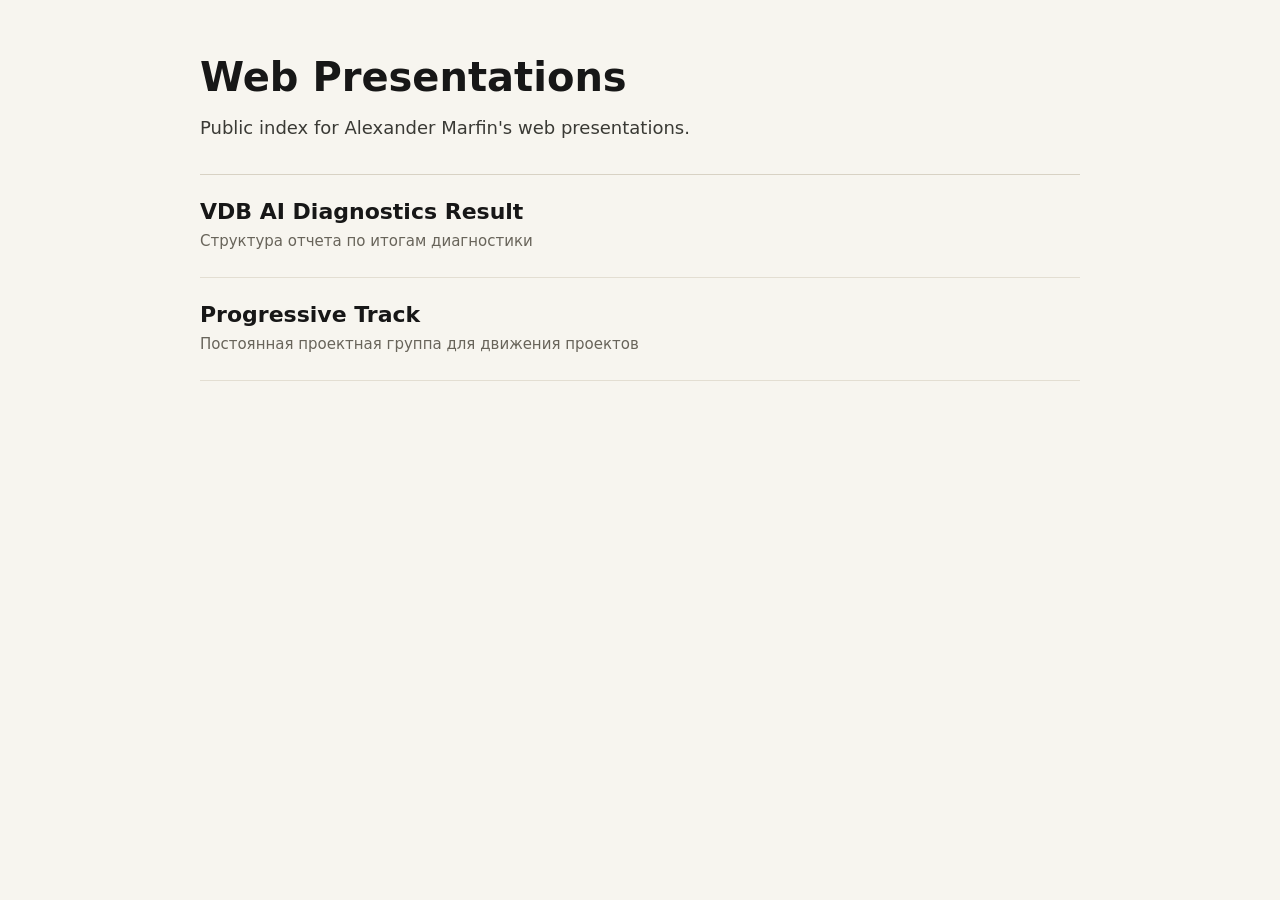
<file: index.html>
<!doctype html>
<html lang="ru">
<head>
  <meta charset="utf-8">
  <meta name="viewport" content="width=device-width, initial-scale=1">
  <title>Web Presentations</title>
  <style>
    :root { color-scheme: light; font-family: Inter, system-ui, -apple-system, BlinkMacSystemFont, "Segoe UI", sans-serif; }
    body { margin: 0; background: #f7f5ef; color: #171717; }
    main { max-width: 880px; margin: 0 auto; padding: 56px 24px; }
    h1 { font-size: 40px; line-height: 1.05; margin: 0 0 16px; letter-spacing: 0; }
    p { font-size: 18px; line-height: 1.55; margin: 0 0 16px; color: #3a3a35; }
    .list { margin-top: 32px; border-top: 1px solid #d8d2c4; }
    .item { display: block; padding: 24px 0; color: inherit; text-decoration: none; border-bottom: 1px solid #e3ded2; }
    .item strong { display: block; font-size: 22px; line-height: 1.2; margin-bottom: 6px; }
    .item span { display: block; font-size: 15px; line-height: 1.45; color: #68645a; }
    .item:hover strong { text-decoration: underline; text-underline-offset: 4px; }
  </style>
</head>
<body>
  <main>
    <h1>Web Presentations</h1>
    <p>Public index for Alexander Marfin's web presentations.</p>
    <section class="list" aria-label="Presentations">
      <a class="item" href="Values/VDB_AI_Diagnostics_Result/">
        <strong>VDB AI Diagnostics Result</strong>
        <span>Структура отчета по итогам диагностики</span>
      </a>
      <a class="item" href="Progression/Progressive_Track/">
        <strong>Progressive Track</strong>
        <span>Постоянная проектная группа для движения проектов</span>
      </a>
    </section>
  </main>
</body>
</html>
</file>
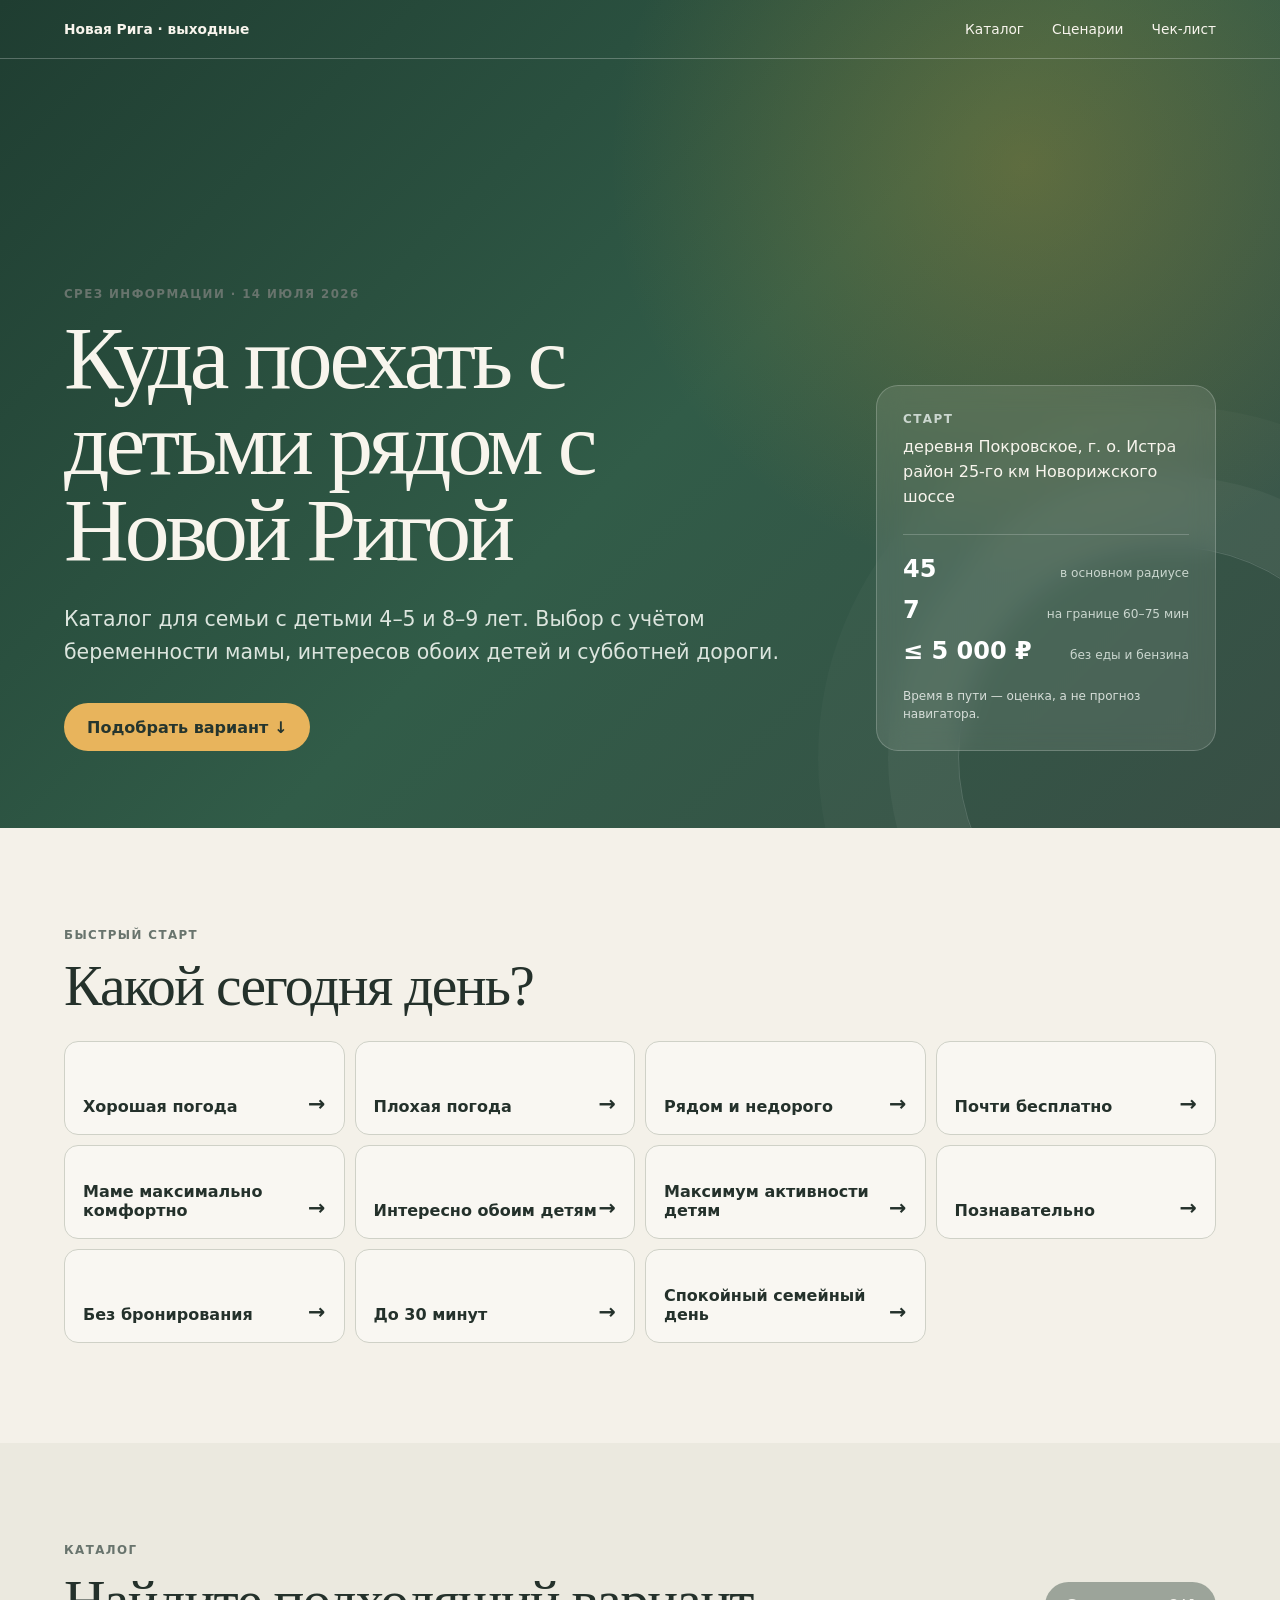
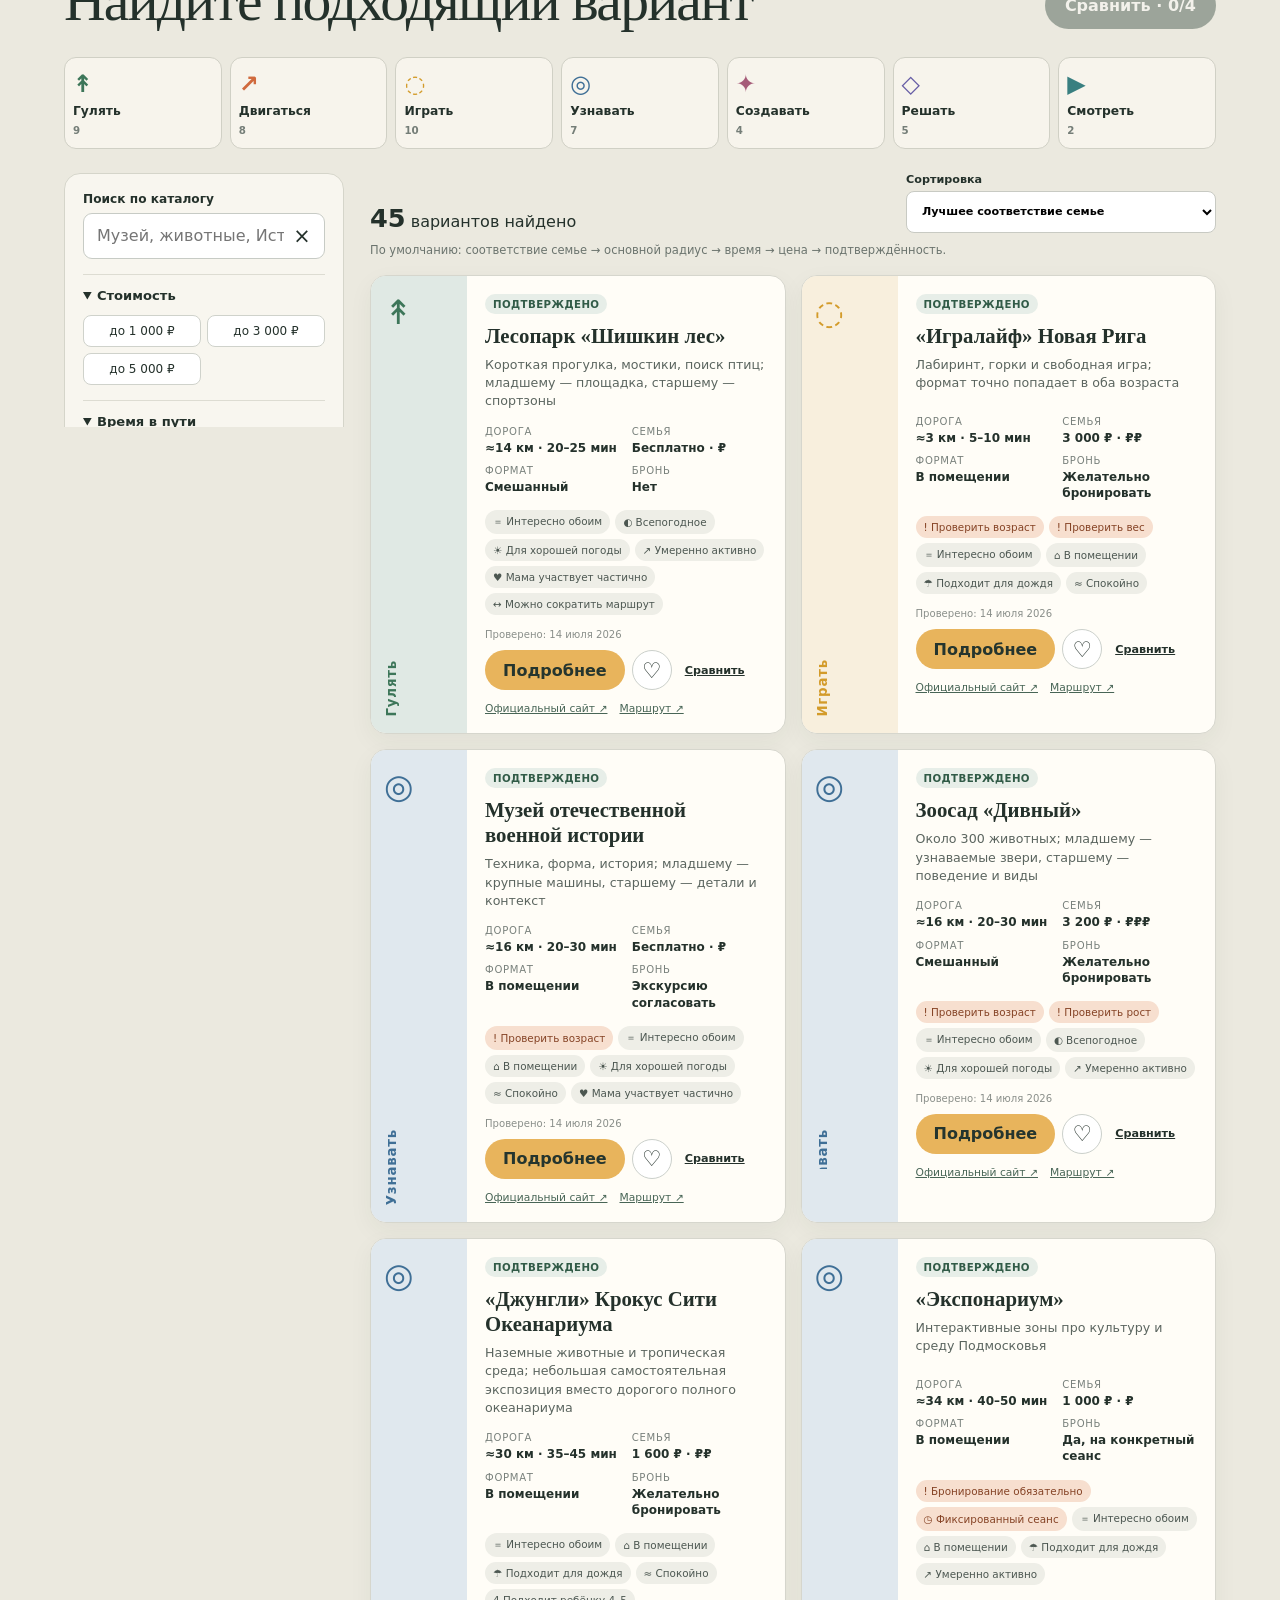
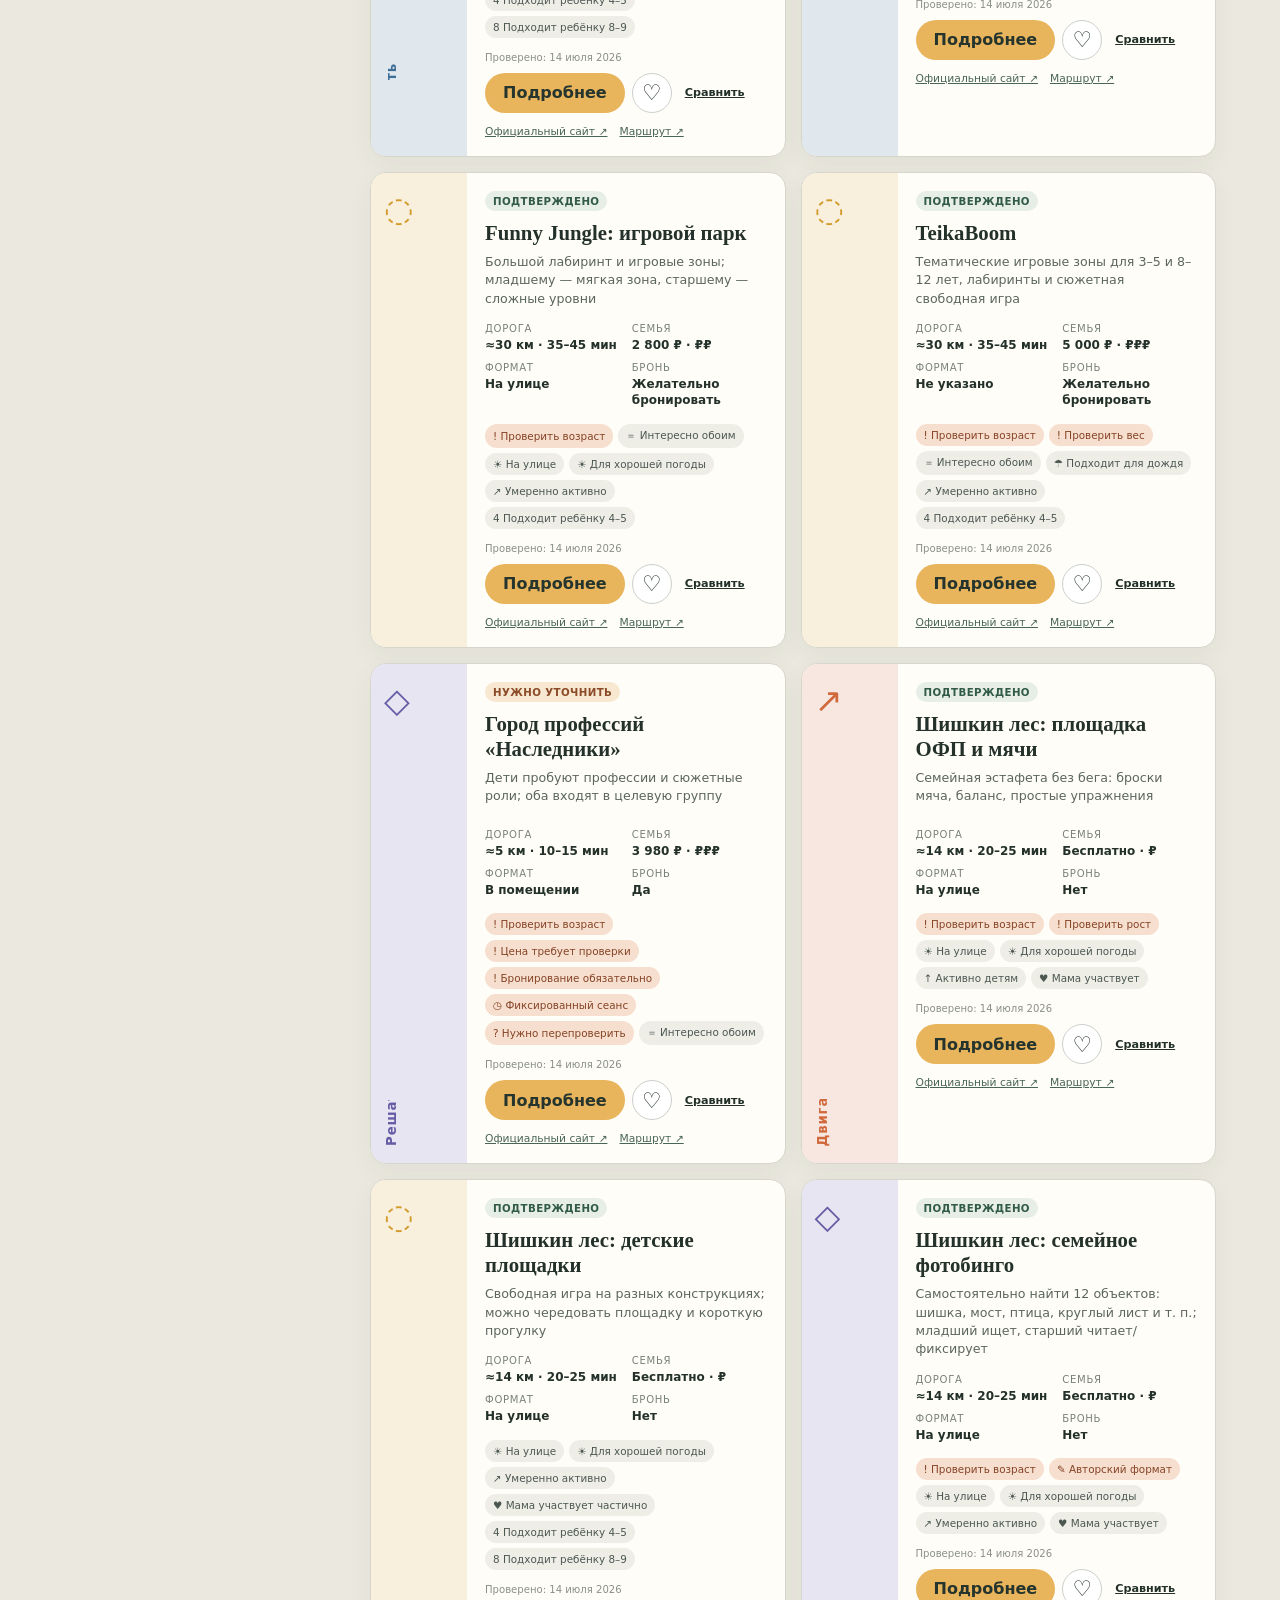
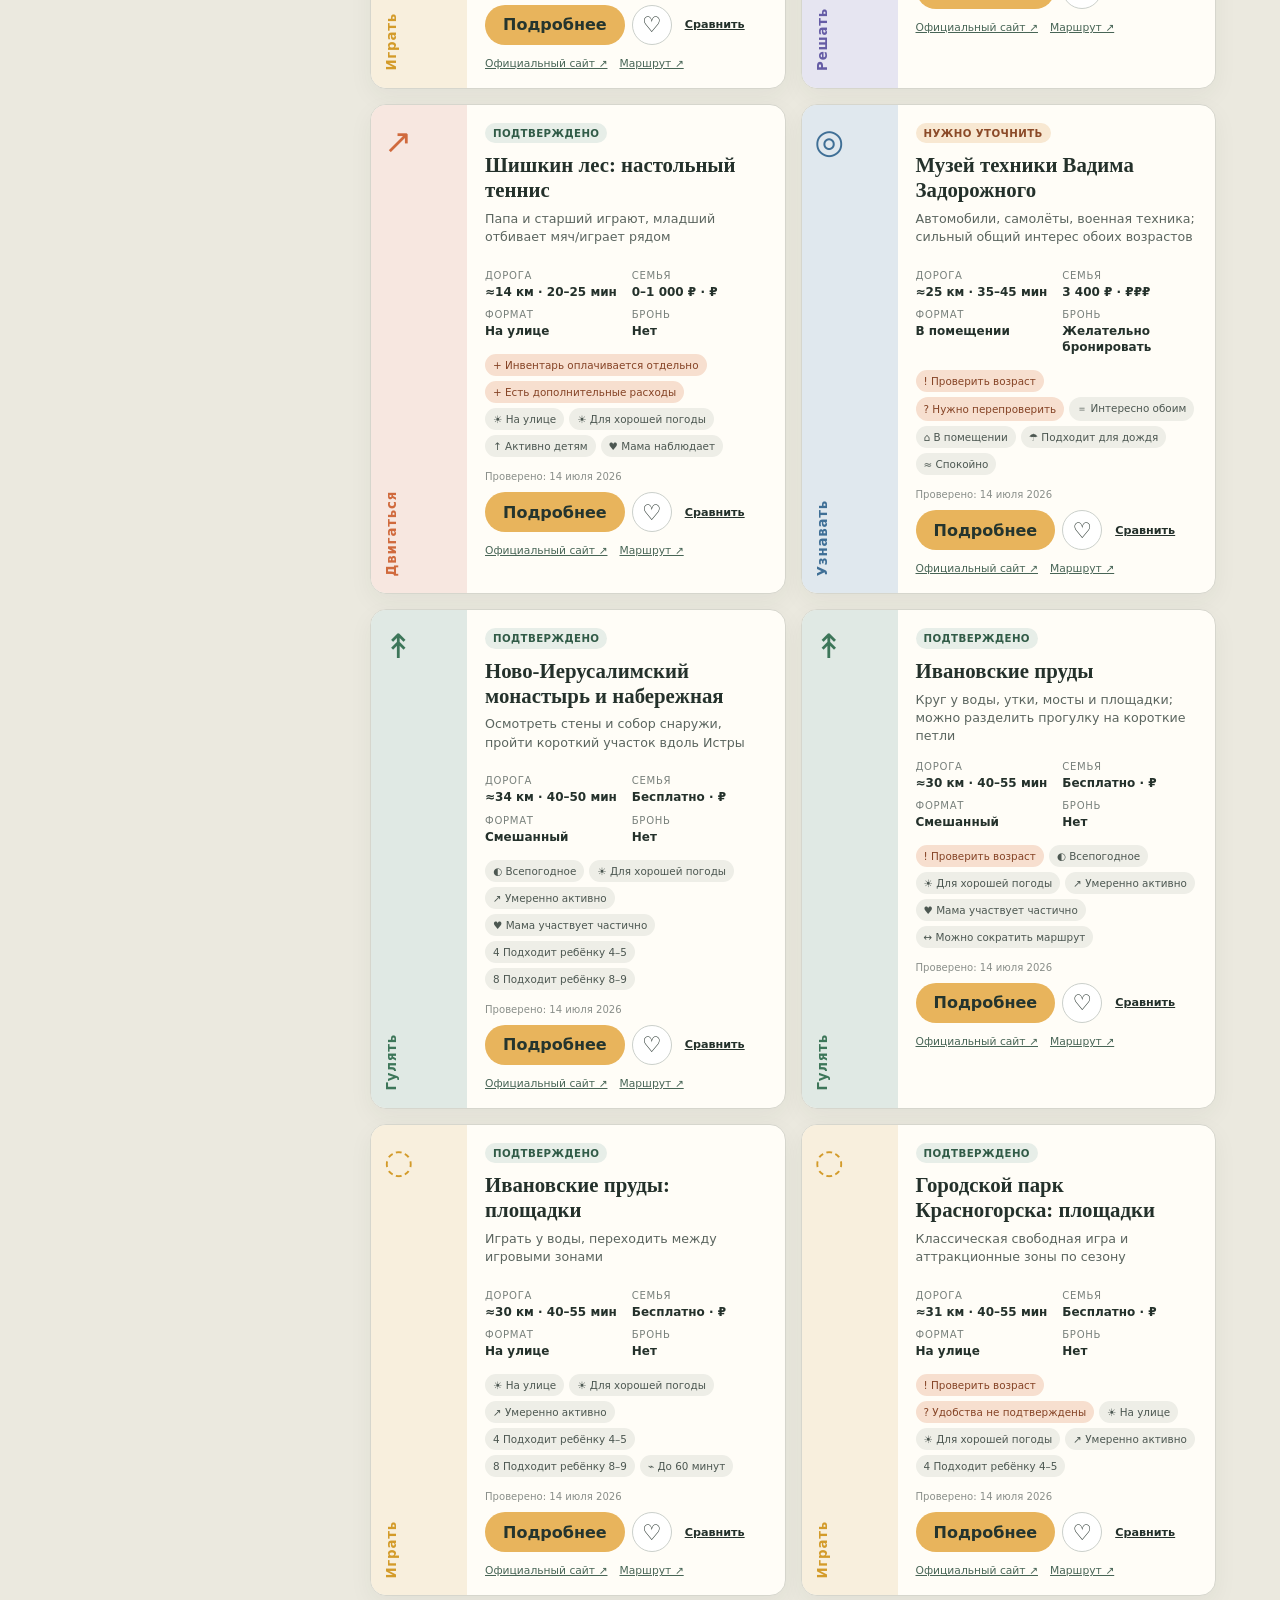
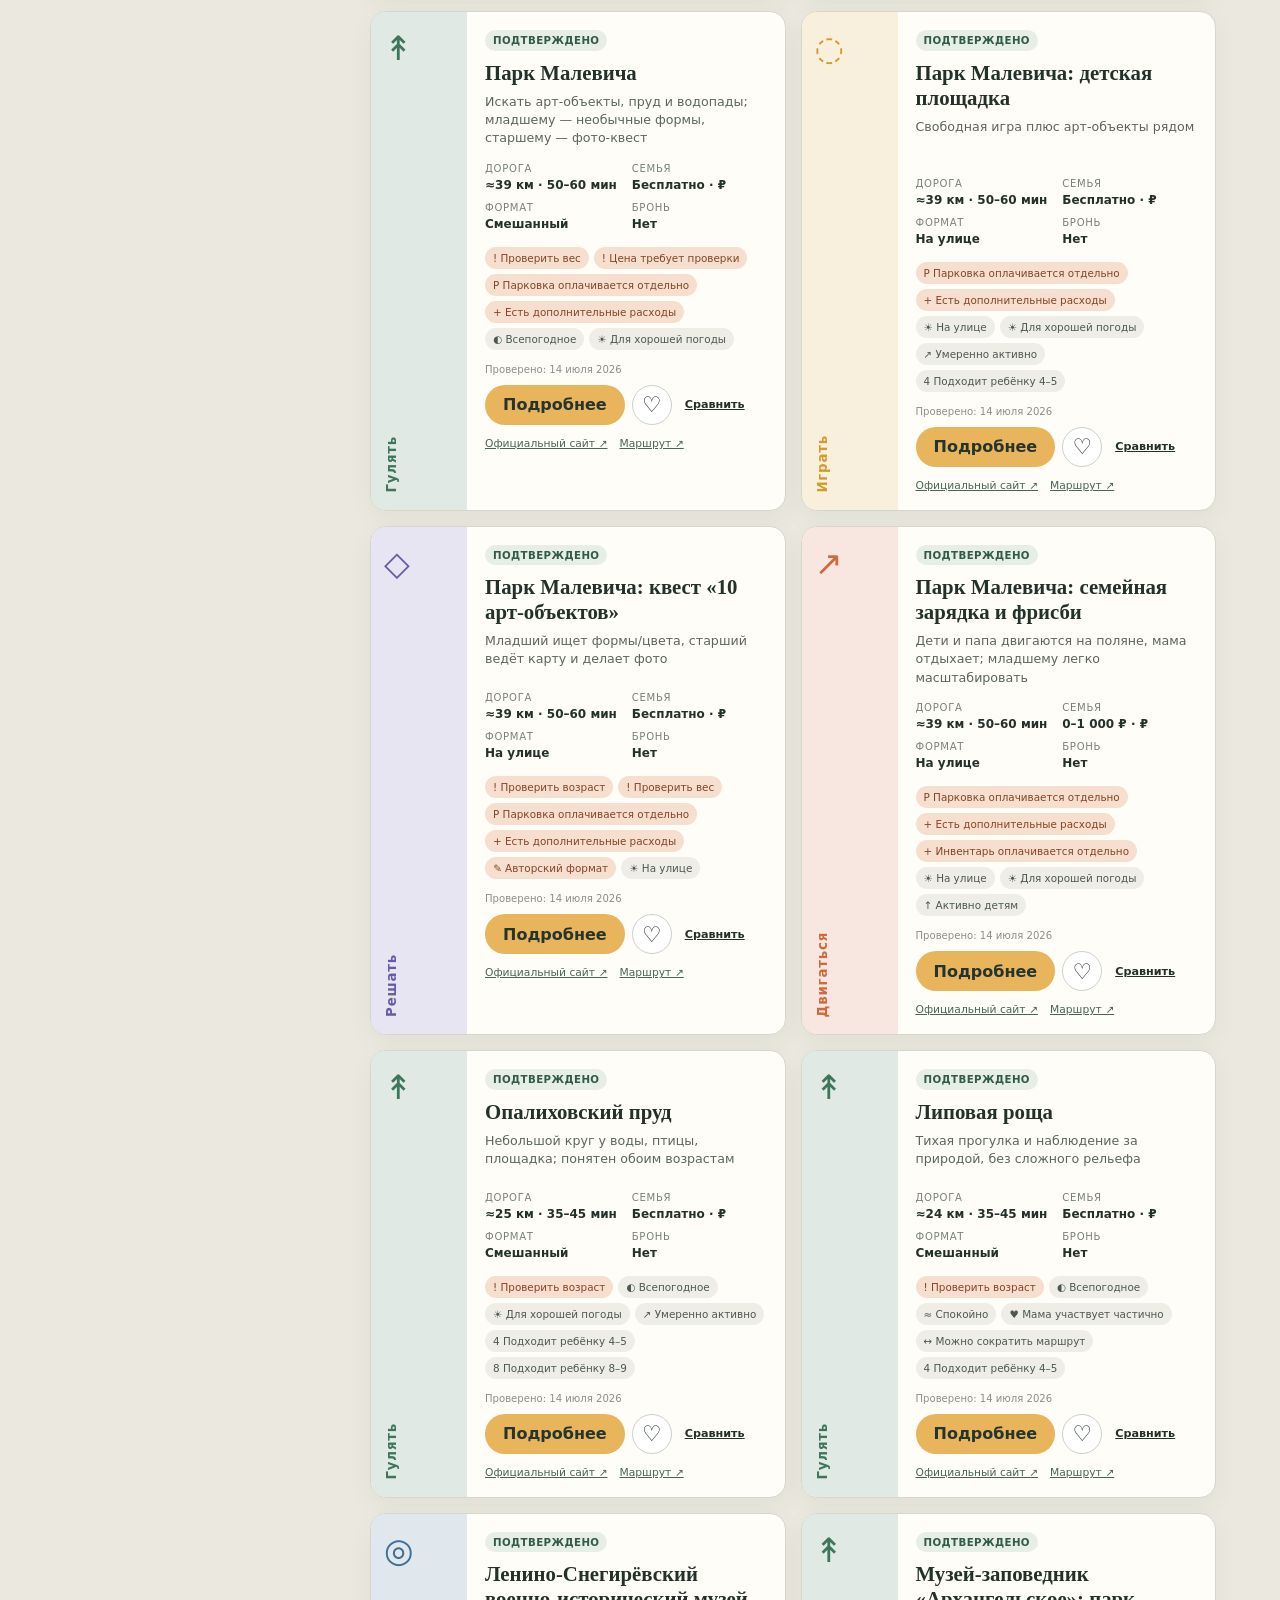
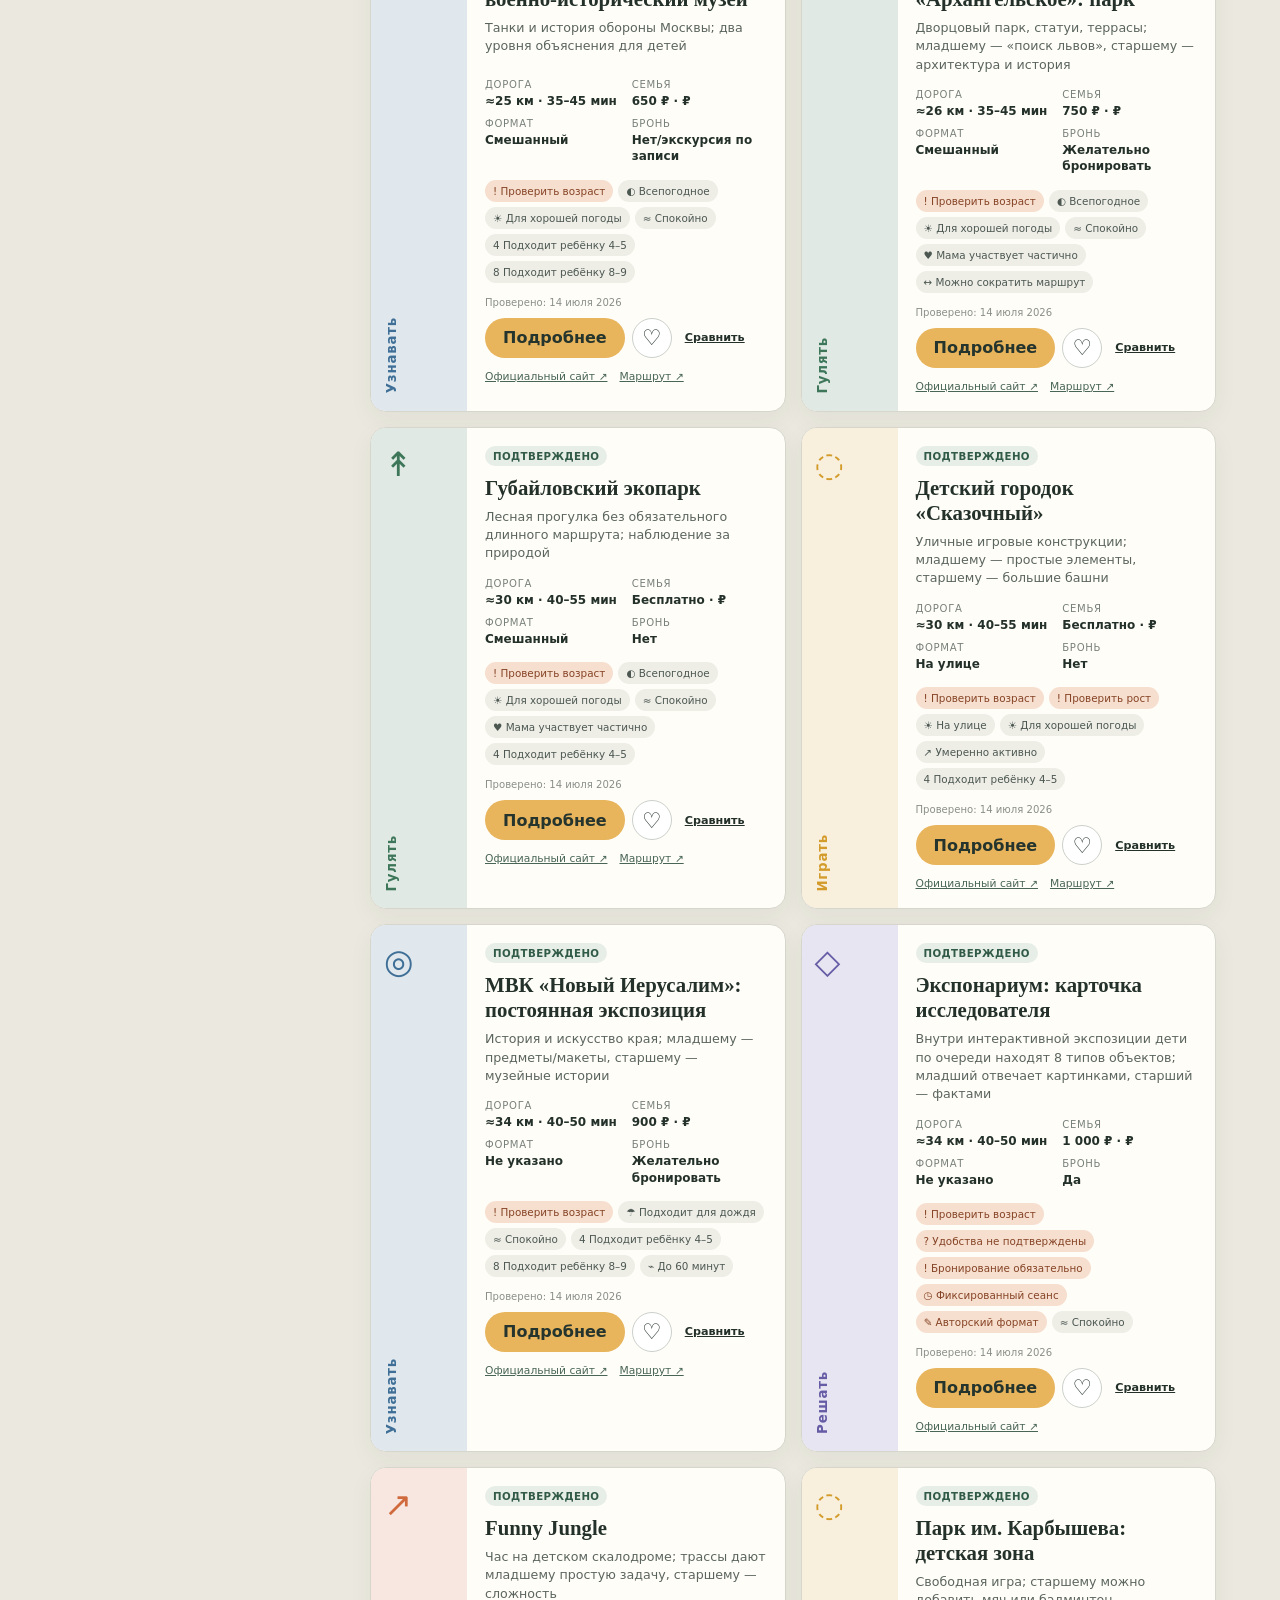
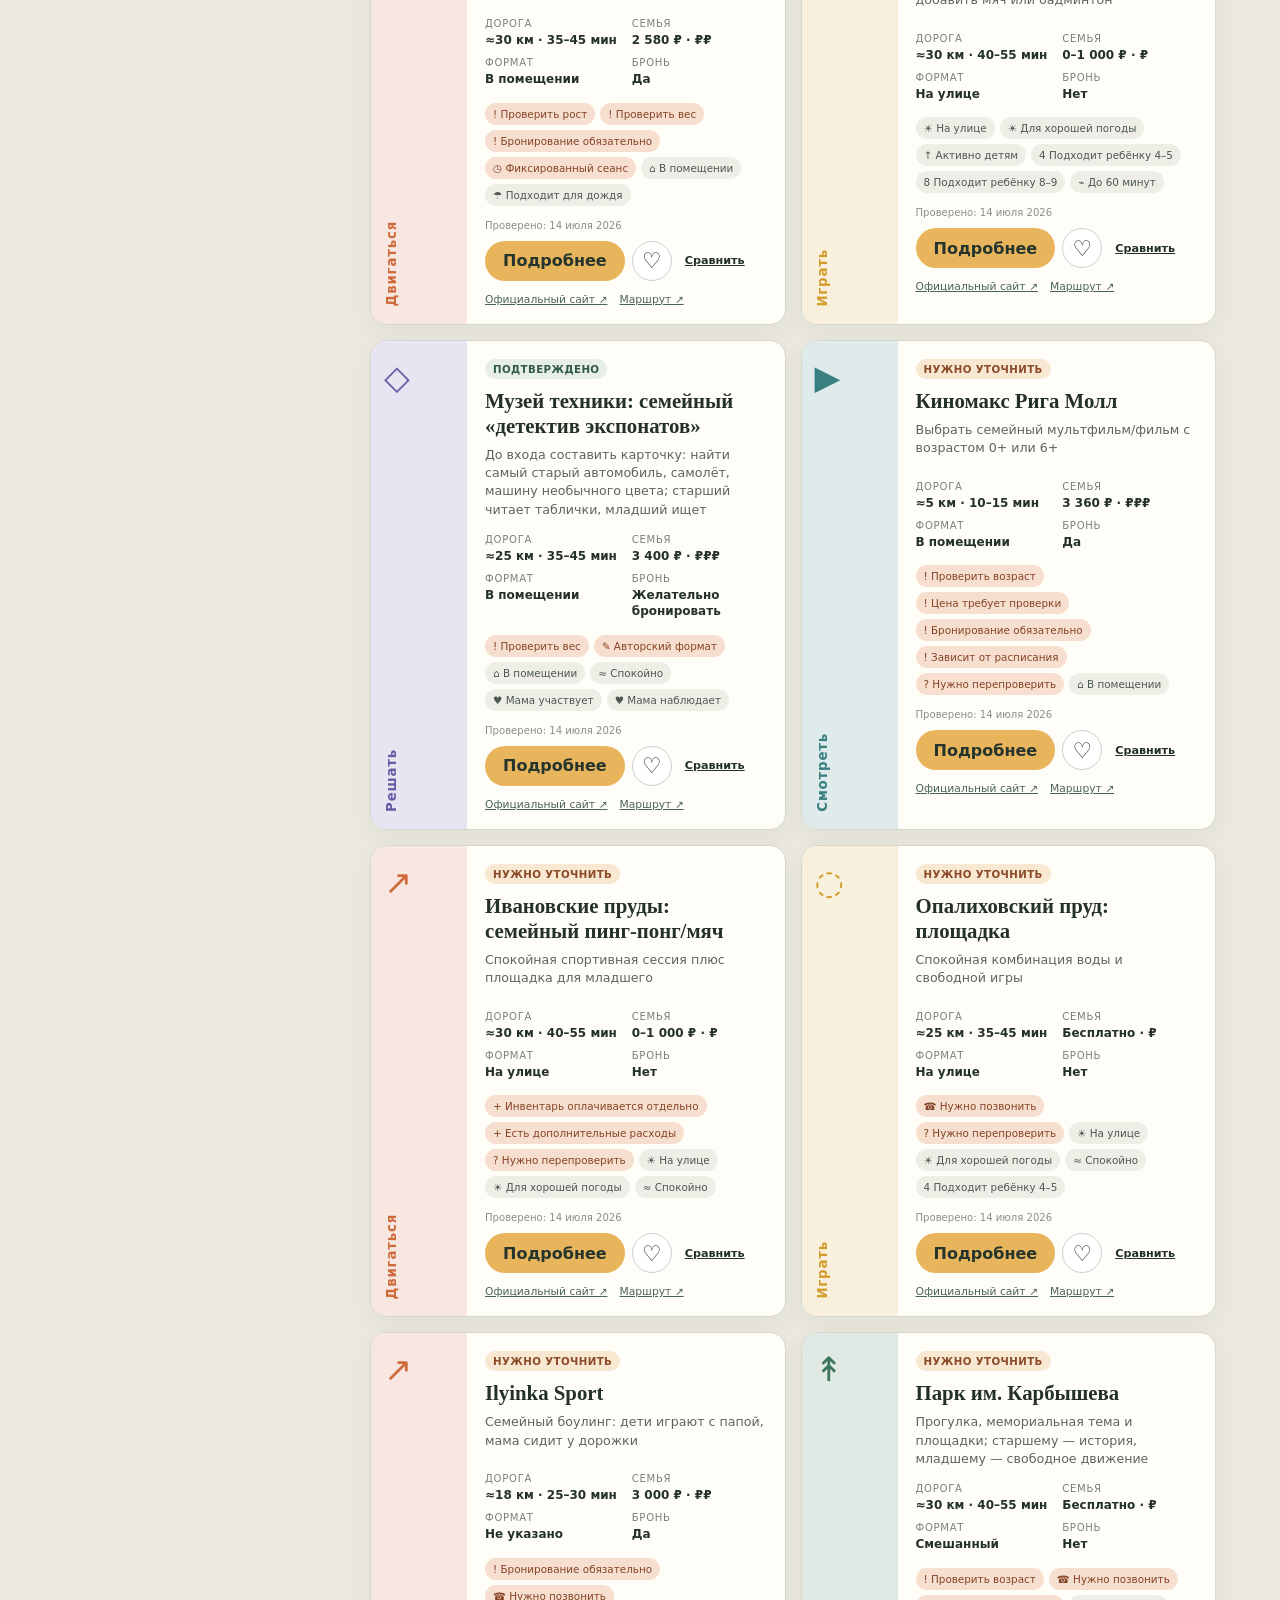
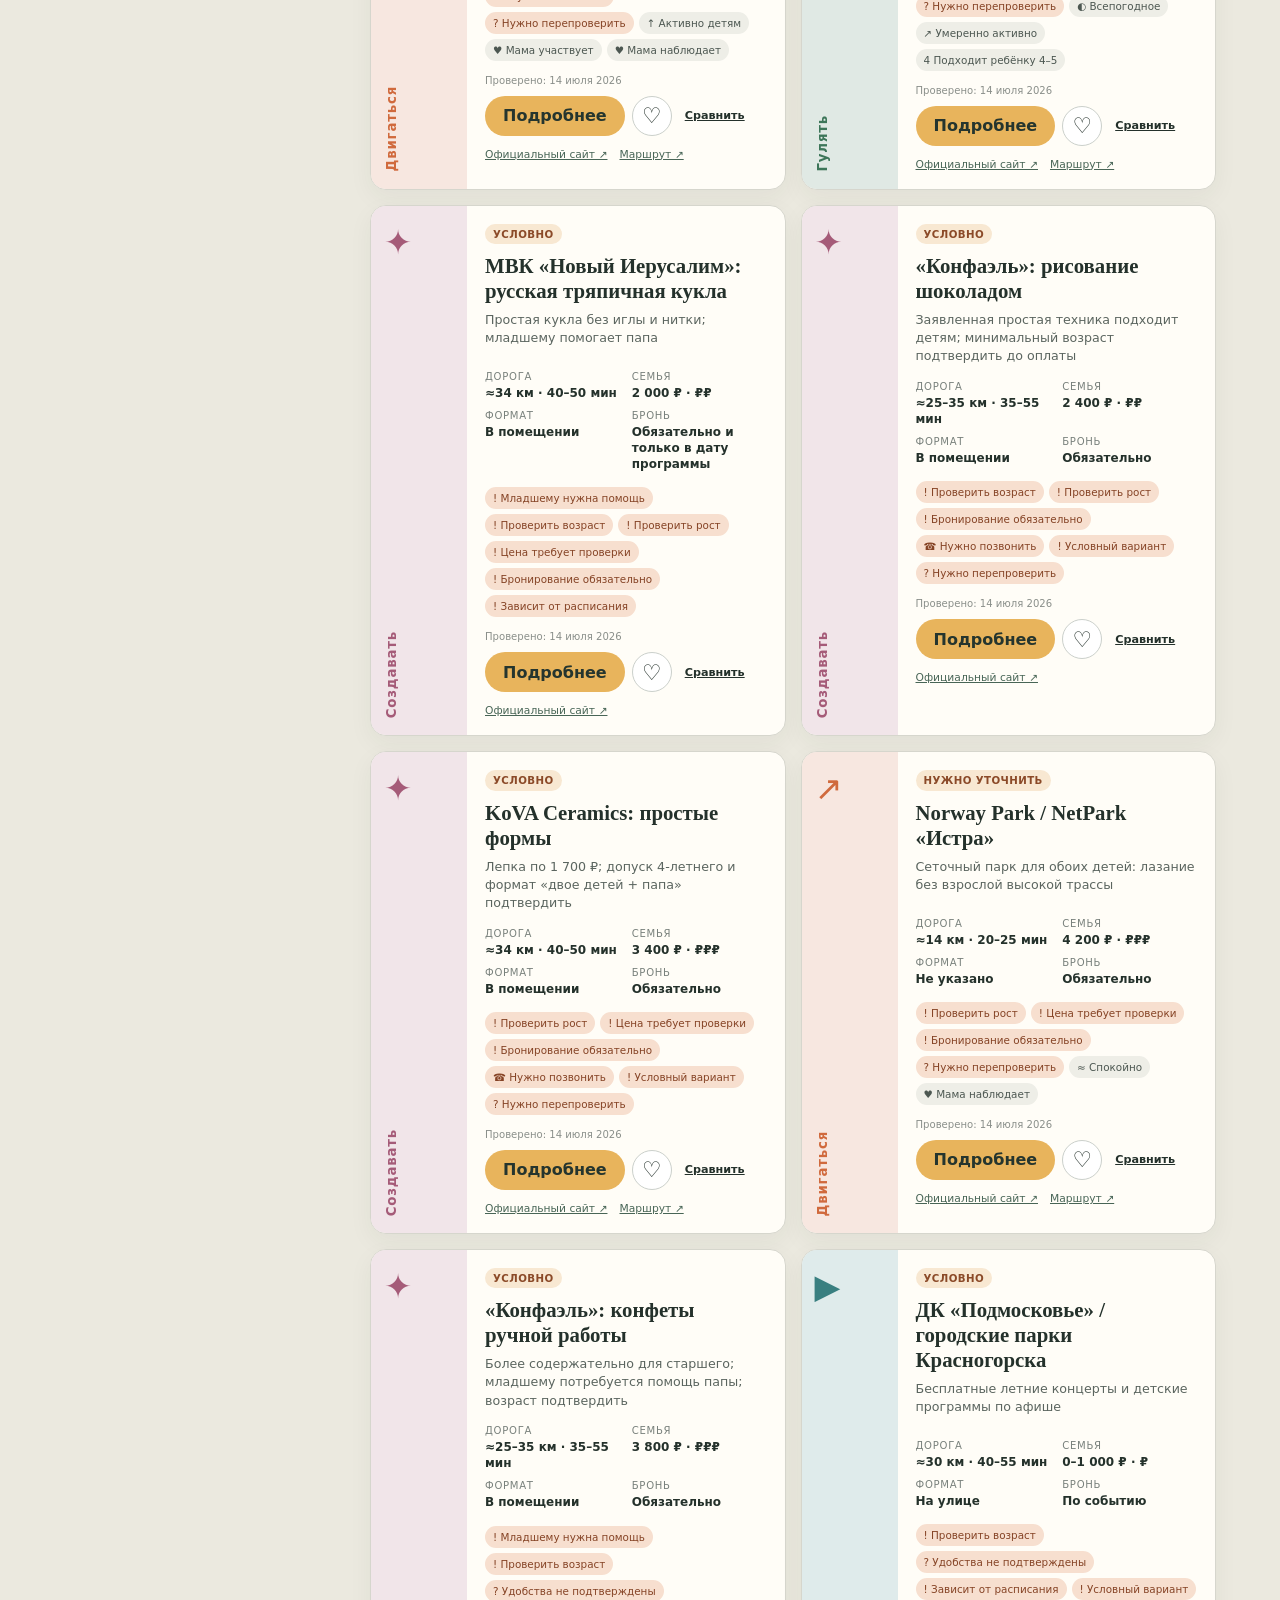
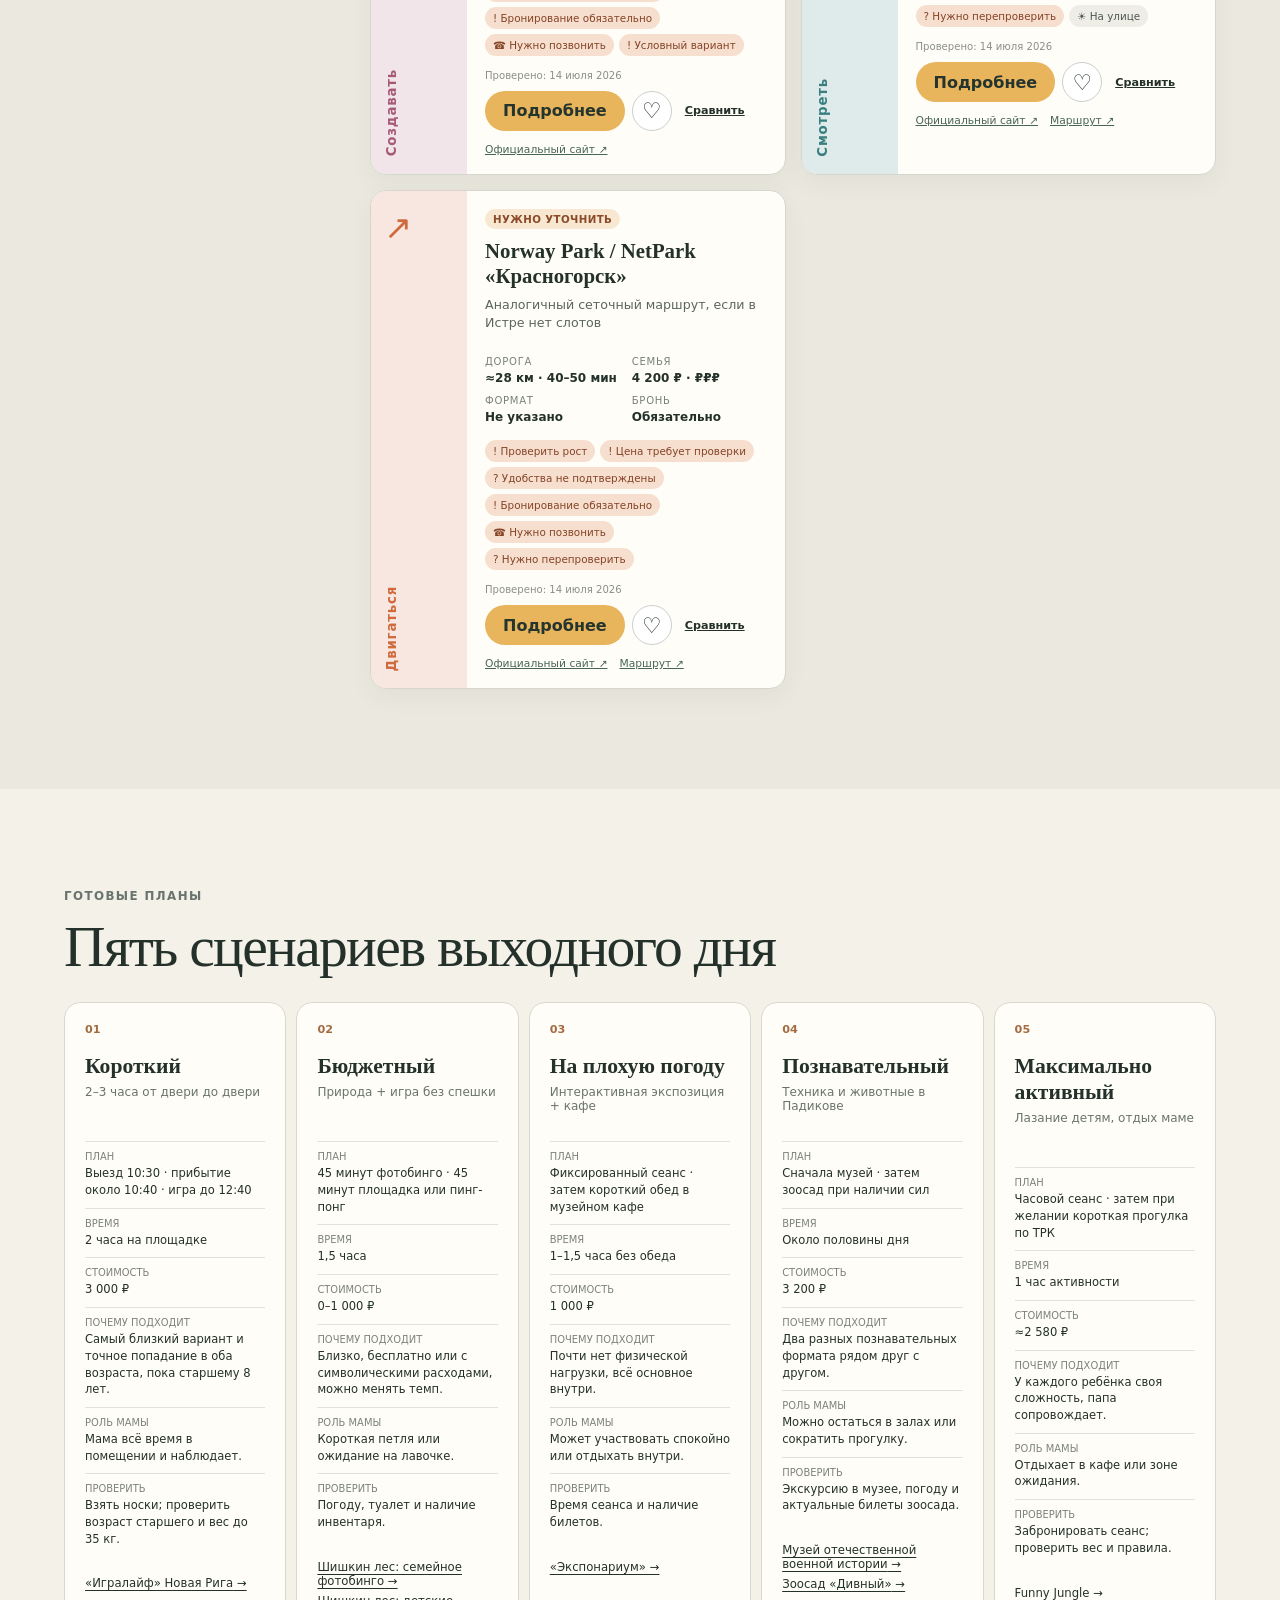
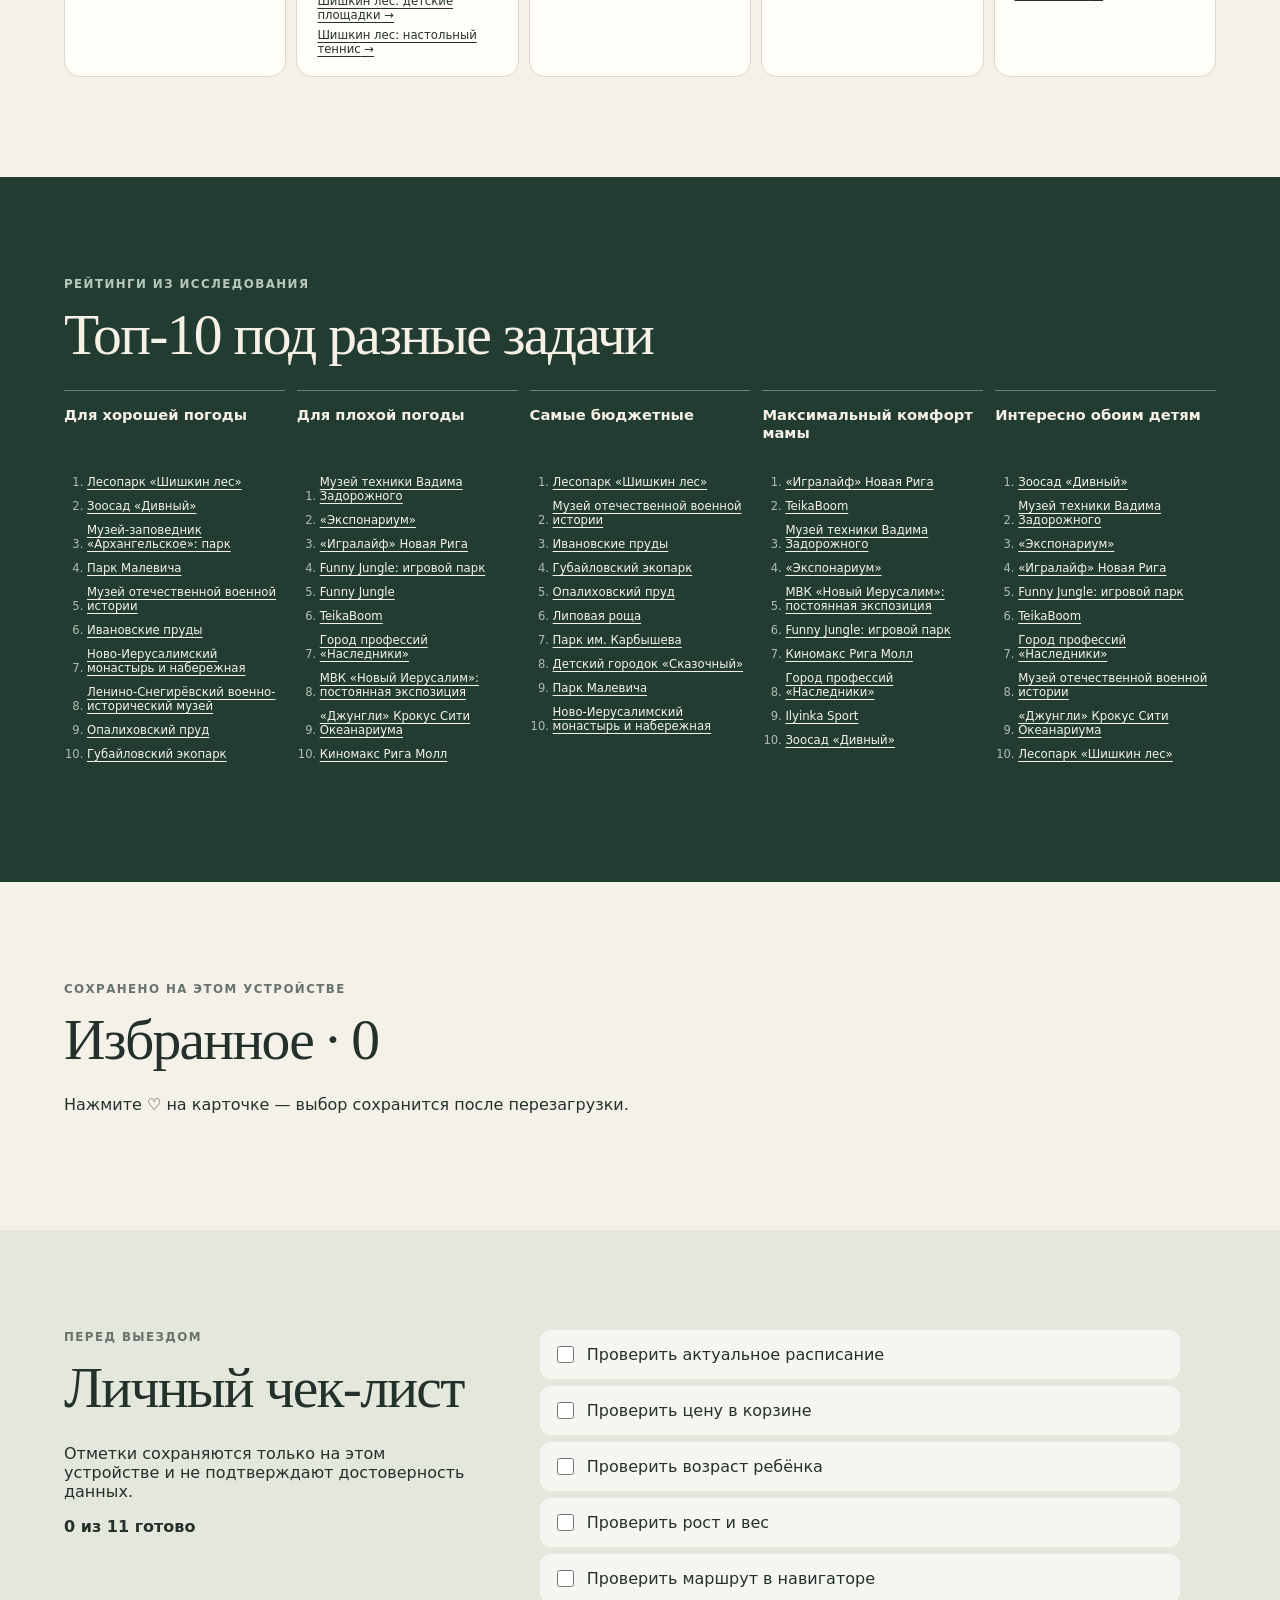
<file: family/pokrovskoe-family-activities/index.html>
<!doctype html>
<html lang="ru">
  <head>
    <meta charset="UTF-8" />
    <meta name="viewport" content="width=device-width, initial-scale=1.0" />
    <meta name="theme-color" content="#f4f1e9" />
    <meta name="description" content="Каталог семейных активностей рядом с Новой Ригой" />
    <title>Куда поехать с детьми рядом с Новой Ригой</title>
    <script type="module" crossorigin src="./assets/index-BqUyaQCP.js"></script>
    <link rel="stylesheet" crossorigin href="./assets/index-BFahd29t.css">
  </head>
  <body>
    <div id="root"></div>
  </body>
</html>
</file>
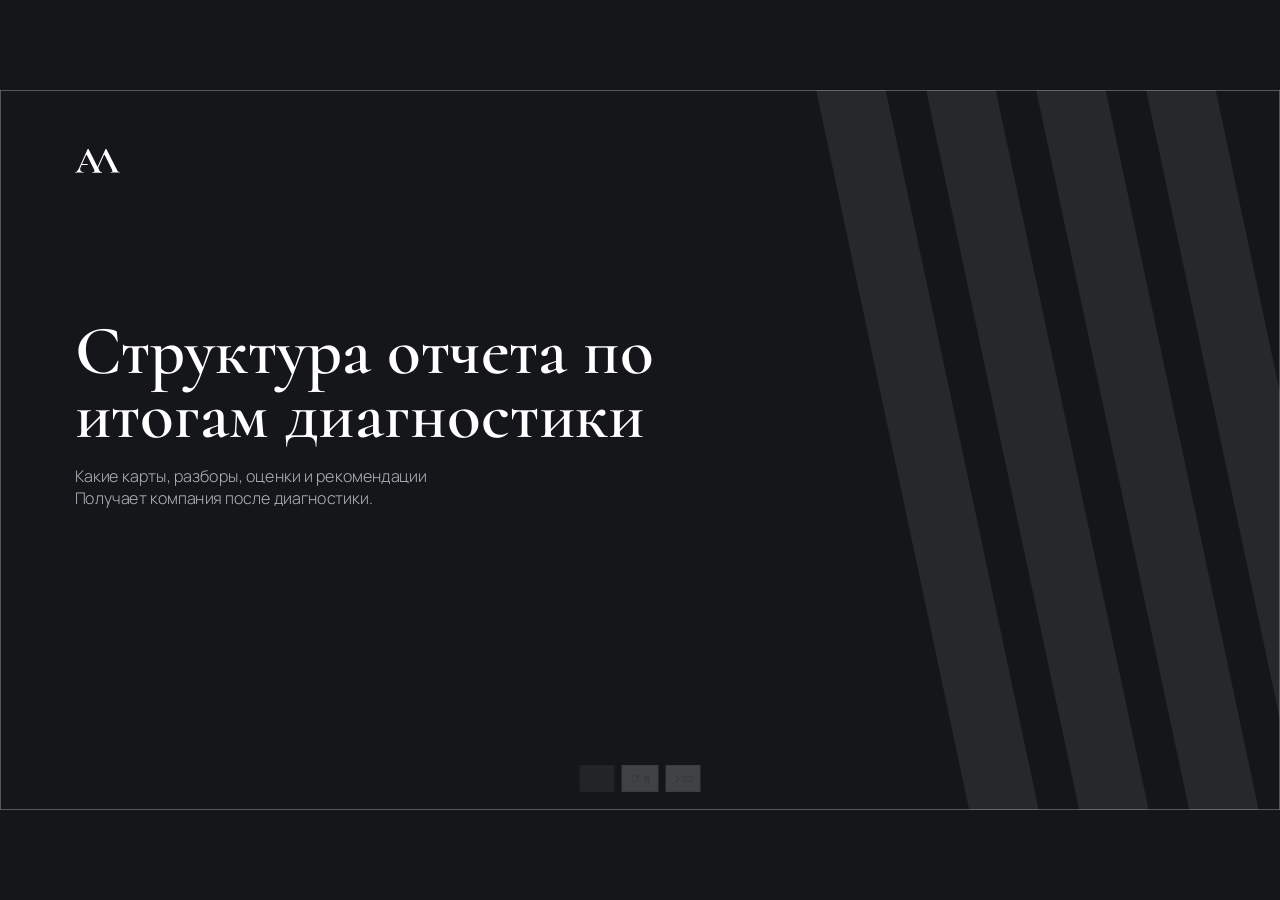
<file: Values/VDB_AI_Diagnostics_Result/index.html>
<!doctype html>
<html lang="ru">
<head>
  <meta charset="utf-8">
  <meta name="viewport" content="width=device-width, initial-scale=1">
  <title>Структура отчета по итогам диагностики</title>
  <link rel="preconnect" href="https://fonts.googleapis.com">
  <link rel="preconnect" href="https://fonts.gstatic.com" crossorigin>
  <link href="https://fonts.googleapis.com/css2?family=Cormorant:wght@400;500;600&family=Manrope:wght@300;400;500;600&display=swap" rel="stylesheet">
  <link rel="stylesheet" href="tokens.css">
  <link rel="stylesheet" href="components.css">
  <link rel="stylesheet" href="presentation.css">
  <link rel="stylesheet" href="deck.css">
</head>
<body class="am-presentation-body">
  <div class="am-presentation-shell">
    <main class="am-presentation" data-am-presentation data-outline-deck data-text-mvp="approved-text-mvp" aria-label="Структура отчета по итогам диагностики">
      <section class="am-slide am-slide--dark am-slide--cover" data-source-slide="01">
        <img class="am-cover-mark" src="assets/logo-am-monogram-white.svg" alt="AM">
        <div class="am-diagonal-pattern" aria-hidden="true">
          <span class="am-diagonal-pattern__stripe"></span>
          <span class="am-diagonal-pattern__stripe"></span>
          <span class="am-diagonal-pattern__stripe"></span>
          <span class="am-diagonal-pattern__stripe"></span>
        </div>
        <div class="am-cover-stack">
          <h1 class="am-slide__title am-slide__title--cover">Структура отчета по итогам диагностики</h1>
          <p class="am-slide__subtitle">Какие карты, разборы, оценки и рекомендации<br>Получает компания после диагностики.</p>
        </div>
      </section>

      <section class="am-slide am-slide--contents" data-source-slide="02">
        <div class="am-content-layout">
          <div class="am-content-list">
            <h2 class="am-slide__title">Содержание</h2>
            <article class="am-content-block">
              <h3><span>1.</span> Что такое диагностика и зачем она нужна</h3>
              <ul class="am-content-block__list">
                <li>1.1. Зачем нужна диагностика</li>
                <li>1.2. По какому принципу мы выбираем процессы</li>
                <li>1.3. Как мы будем говорить об эффекте</li>
                <li>1.4. Ограничения диагностики</li>
              </ul>
            </article>
            <article class="am-content-block">
              <h3><span>2.</span> Содержание отчета</h3>
              <ul class="am-content-block__list">
                <li>2.1. Короткий вывод для руководства</li>
                <li>2.2. Карта пути клиента / проекта и процессов</li>
                <li>2.3. Подробный разбор выбранных процессов</li>
                <li>2.4. Карта рабочей информации и систем</li>
                <li>2.5. Возможности улучшений</li>
                <li>2.6. Оценка готовности процессов к автоматизации</li>
                <li>2.7. Оценка возможного эффекта</li>
                <li>2.8. Рекомендации по следующему шагу</li>
              </ul>
            </article>
            <article class="am-content-block">
              <h3><span>3.</span> Итого</h3>
              <ul class="am-content-block__list">
                <li>3.1. Что будет внутри итогового документа</li>
                <li>3.2. Главный результат диагностики</li>
              </ul>
            </article>
          </div>
          <div class="am-image-slot">
            <img src="assets/diagnostics-content-illustration-960x1080.png" alt="">
          </div>
        </div>
        <footer class="am-slide__footer"><img class="am-logo-mark am-logo-mark--light" src="assets/logo-am-monogram-white.svg" alt="AM"></footer>
      </section>

      <section class="am-slide am-slide--dark" data-source-slide="03">
        <div class="am-section-divider">
          <div>
            <div class="am-section-divider__rail" aria-hidden="true"></div>
            <div class="am-section-divider__number">01</div>
          </div>
          <div class="am-section-divider__text">
            <h2 class="am-slide__title">Что такое диагностика<br>и зачем она нужна</h2>
            <p class="am-slide__subtitle">Сначала фиксируем смысл диагностики: что она помогает увидеть и где проходят границы результата.</p>
          </div>
        </div>
        <footer class="am-slide__footer"><img class="am-logo-mark am-logo-mark--light" src="assets/logo-am-monogram-white.svg" alt="AM"></footer>
      </section>

      <section class="am-slide" data-source-slide="04">
        <div class="am-thesis-steps">
          <div class="am-left-thesis">
            <h3>Диагностика - это первый этап, который помогает компании перейти от общего интереса к искусственному интеллекту к предметному разговору о процессах.</h3>
            <p>Обычно диагностика состоит из серии интервью, небольшого обучающего блока и короткой стратегической сессии.</p>
          </div>
          <div class="am-numbered-rows">
            <article class="am-numbered-row">
              <div class="am-numbered-row__number">01</div>
              <div class="am-numbered-row__body">
                <h4>Интервью</h4>
                <p>Помогают увидеть, как работа устроена в реальности: где возникают задержки, ручные действия, потери информации и зависимость от отдельных людей</p>
              </div>
            </article>
            <article class="am-numbered-row">
              <div class="am-numbered-row__number">02</div>
              <div class="am-numbered-row__body">
                <h4>Обучающий блок</h4>
                <p>Нужен, чтобы у участников появился общий язык для разговора об автоматизации и стало понятнее, что вообще имеет смысл обсуждать как AI-сценарий</p>
              </div>
            </article>
            <article class="am-numbered-row">
              <div class="am-numbered-row__number">03</div>
              <div class="am-numbered-row__body">
                <h4>Стратегическая сессия</h4>
                <p>Собирает наблюдения в решение: с чего начинать, что готовить заранее и какие процессы лучше не трогать сейчас</p>
              </div>
            </article>
          </div>
        </div>
        <footer class="am-slide__footer"><img class="am-logo-mark am-logo-mark--dark" src="assets/logo-am-monogram-dark.svg" alt="AM"></footer>
      </section>

      <section class="am-slide" data-source-slide="05">
        <h2 class="am-slide__title">Задача диагностики - понять:</h2>
        <div class="am-two-cols am-two-cols--diagnostic-task">
          <article class="am-text-column">
            <h3>Процессы и боль</h3>
            <ul class="am-text-column__list">
              <li>Какие процессы в компании сильнее всего "болят"</li>
              <li>Какие процессы повторяются достаточно часто</li>
              <li>Как выбранные процессы устроены сейчас</li>
              <li>Где в них теряется информация</li>
            </ul>
          </article>
          <article class="am-text-column">
            <h3>Готовность к следующему шагу</h3>
            <ul class="am-text-column__list">
              <li>Какие данные уже есть</li>
              <li>Кто может быть руководителем изменений</li>
              <li>Какой результат можно измерить</li>
              <li>Какие процессы подходят для первого проекта автоматизации</li>
              <li>Какие процессы сначала требуют перестройки или подготовки данных</li>
            </ul>
          </article>
        </div>
        <footer class="am-slide__footer"><img class="am-logo-mark am-logo-mark--dark" src="assets/logo-am-monogram-dark.svg" alt="AM"></footer>
      </section>

      <section class="am-slide" data-source-slide="06">
        <div class="am-quiet-thesis">
          <h2>Формат может меняться, ориентир остается один</h2>
          <p>Формат встреч может меняться под размер компании и доступность участников. Главный ориентир - результат: у компании должна появиться понятная карта, с чего начинать и почему.</p>
        </div>
        <footer class="am-slide__footer"><img class="am-logo-mark am-logo-mark--dark" src="assets/logo-am-monogram-dark.svg" alt="AM"></footer>
      </section>

      <section class="am-slide am-slide--criteria" data-source-slide="07">
        <h2 class="am-slide__title am-slide__title--wide">По какому принципу мы выбираем процессы</h2>
        <p class="am-slide__subtitle am-slide__subtitle--wide">Пять критериев выбора процесса для углубленного изучения</p>
        <div class="am-five-cols">
          <article>
            <span>01</span>
            <h3>"Боль"</h3>
            <p>Процесс создает потери, задержки, ошибки, зависимость от людей, потерю контроля или раздражение клиентов / сотрудников</p>
          </article>
          <article>
            <span>02</span>
            <h3>Повторяемость</h3>
            <p>Процесс происходит регулярно; это не редкое исключение</p>
          </article>
          <article>
            <span>03</span>
            <h3>Данные</h3>
            <p>По процессу остается рабочая информация: заявки, письма, сообщения, документы, статусы, таблицы, карточки клиентов, записи встреч</p>
          </article>
          <article>
            <span>04</span>
            <h3>Руководитель процесса</h3>
            <p>Есть человек, который отвечает за процесс и может принять изменение</p>
          </article>
          <article>
            <span>05</span>
            <h3>Измеримый результат</h3>
            <p>Можно понять, что стало лучше: быстрее, дешевле, точнее, прозрачнее, стабильнее</p>
          </article>
        </div>
        <footer class="am-slide__footer"><img class="am-logo-mark am-logo-mark--dark" src="assets/logo-am-monogram-dark.svg" alt="AM"></footer>
      </section>

      <section class="am-slide" data-source-slide="08">
        <h2 class="am-slide__title am-slide__title--wide">Если критерии не сходятся</h2>
        <div class="am-card-grid">
          <article>
            <div class="am-card-grid__number">01</div>
            <h3>Если процесс "болит",<br>но почти не повторяется</h3>
            <p>Автоматизация редко будет первым решением</p>
          </article>
          <article>
            <div class="am-card-grid__number">02</div>
            <h3>Если процесс повторяется,<br>но не создает значимой "боли"</h3>
            <p>Он будет низким приоритетом</p>
          </article>
          <article>
            <div class="am-card-grid__number">03</div>
            <h3>Если есть "боль" и повторяемость,<br>но нет данных</h3>
            <p>Сначала нужно понять, как фиксировать рабочую информацию</p>
          </article>
          <article class="am-card-grid__positive">
            <div class="am-card-grid__number">04</div>
            <h3>Если сходятся все пять условий</h3>
            <p>Процесс является идеальным кандидатом для автоматизации</p>
          </article>
        </div>
        <footer class="am-slide__footer"><img class="am-logo-mark am-logo-mark--dark" src="assets/logo-am-monogram-dark.svg" alt="AM"></footer>
      </section>

      <section class="am-slide" data-source-slide="09">
        <h2 class="am-slide__title am-slide__title--wide">Как мы будем говорить об эффекте</h2>
        <p class="am-slide__subtitle am-slide__subtitle--wide">После короткой диагностики обычно нельзя честно посчитать точный финансовый эффект.<br>Поэтому в отчете выводы раскладываются по уровню уверенности.</p>
        <div class="am-effect-layout">
          <div class="am-confidence-table">
            <div class="am-confidence-table__head">Уровень</div>
            <div class="am-confidence-table__head">Что это значит</div>
            <div class="am-confidence-table__head">Пример</div>
            <div class="am-confidence-table__level">Факт</div>
            <div>Подтверждено интервью, документами или демонстрацией процесса</div>
            <div>Сотрудники вручную переносят данные из переписки в систему учета клиентов</div>
            <div class="am-confidence-table__level">Оценка</div>
            <div>Можно примерно оценить по времени, частоте, числу людей или объему операций</div>
            <div>На ручной перенос данных уходит около 30-40 минут в день</div>
            <div class="am-confidence-table__level">Гипотеза</div>
            <div>Выглядит вероятным, но требует проверки</div>
            <div>Автоматическое извлечение договоренностей может снизить число забытых задач</div>
            <div class="am-confidence-table__level">Требует замера</div>
            <div>Пока не хватает данных для оценки</div>
            <div>Точный экономический эффект нужно измерить на следующем этапе</div>
          </div>
          <aside class="am-brown-note">
            <p>Такой формат помогает не обещать невозможного и при этом показать, где может появиться эффект:</p>
            <ul class="am-brown-note__list">
              <li>Экономия времени</li>
              <li>Снижение ошибок</li>
              <li>Рост контроля</li>
              <li>Ускорение работы</li>
              <li>Повышение прозрачности процесса</li>
            </ul>
          </aside>
        </div>
        <footer class="am-slide__footer"><img class="am-logo-mark am-logo-mark--dark" src="assets/logo-am-monogram-dark.svg" alt="AM"></footer>
      </section>

      <section class="am-slide am-slide--limits" data-source-slide="10">
        <div class="am-thesis-steps am-thesis-steps--limits">
          <div class="am-left-thesis">
            <h3>Ограничения диагностики</h3>
            <p>На этом этапе компания получает карту текущей ситуации, выбор процессов для первого шага, оценку готовности и рекомендации по дальнейшей работе.</p>
          </div>
          <div class="am-numbered-rows am-numbered-rows--compact">
            <h3 class="am-side-title">Диагностика не включает</h3>
            <article class="am-numbered-row">
              <div class="am-numbered-row__number">01</div>
              <div class="am-numbered-row__body"><h4>Разработку готовой технической системы</h4></div>
            </article>
            <article class="am-numbered-row">
              <div class="am-numbered-row__number">02</div>
              <div class="am-numbered-row__body"><h4>Автоматизацию всей компании</h4></div>
            </article>
            <article class="am-numbered-row">
              <div class="am-numbered-row__number">03</div>
              <div class="am-numbered-row__body"><h4>Замену системы учета клиентов, 1C,<br>системы задач или документооборота</h4></div>
            </article>
            <article class="am-numbered-row">
              <div class="am-numbered-row__number">04</div>
              <div class="am-numbered-row__body"><h4>Точный расчет окупаемости без данных и замеров</h4></div>
            </article>
            <article class="am-numbered-row">
              <div class="am-numbered-row__number">05</div>
              <div class="am-numbered-row__body"><h4>Решение организационных конфликтов без руководителя процесса</h4></div>
            </article>
          </div>
        </div>
        <footer class="am-slide__footer"><img class="am-logo-mark am-logo-mark--dark" src="assets/logo-am-monogram-dark.svg" alt="AM"></footer>
      </section>

      <section class="am-slide am-slide--dark" data-source-slide="11">
        <div class="am-section-divider">
          <div>
            <div class="am-section-divider__rail" aria-hidden="true"></div>
            <div class="am-section-divider__number">02</div>
          </div>
          <div class="am-section-divider__text">
            <h2 class="am-slide__title">Содержание отчета</h2>
            <p class="am-slide__subtitle">Из каких карт, разборов, таблиц и рекомендаций будет состоять итоговый документ.</p>
          </div>
        </div>
        <footer class="am-slide__footer"><img class="am-logo-mark am-logo-mark--light" src="assets/logo-am-monogram-white.svg" alt="AM"></footer>
      </section>

      <section class="am-slide am-slide--executive-summary" data-source-slide="12">
        <h2 class="am-slide__title am-slide__title--wide">2.1. Короткий вывод для руководства</h2>
        <p class="am-slide__subtitle am-slide__subtitle--wide">В начале отчета будет управленческое резюме на несколько страниц.<br>Его задача - быстро показать, что стало понятно после диагностики и какое решение теперь можно обсуждать.</p>
        <div class="am-two-cols am-two-cols--executive-summary">
          <article class="am-text-column">
            <h3>Процессы и ограничения</h3>
            <ul class="am-text-column__list">
              <li>Какие процессы выглядят наиболее перспективными для первого проекта автоматизации</li>
              <li>Какие процессы требуют перестройки перед автоматизацией, потому что текущая логика работы усилит ошибки, если ее просто автоматизировать</li>
              <li>Какие процессы можно рассмотреть позже или параллельно, если по ним появятся данные, руководитель процесса или понятные показатели</li>
            </ul>
          </article>
          <article class="am-text-column">
            <h3>Следующий шаг</h3>
            <ul class="am-text-column__list">
              <li>Где главные ограничения: нет руководителя процесса, не хватает данных, информация живет в переписках, система учета клиентов заполняется нерегулярно, разные отделы работают в разных источниках</li>
              <li>Какой следующий шаг выглядит наиболее разумным</li>
              <li>Какие условия нужно выполнить, чтобы проект автоматизации выбранного процесса имел смысл</li>
            </ul>
          </article>
        </div>
        <footer class="am-slide__footer"><img class="am-logo-mark am-logo-mark--dark" src="assets/logo-am-monogram-dark.svg" alt="AM"></footer>
      </section>

      <section class="am-slide" data-source-slide="13">
        <div class="am-quiet-thesis am-quiet-thesis--executive">
          <h2>Управленческое резюме должно помочь выбрать следующий шаг</h2>
          <p>Это короткий ответ для лиц, принимающих решения: с чего начинать автоматизацию, почему именно там, какие риски видны уже сейчас и что нужно подготовить перед проектом автоматизации.</p>
        </div>
        <footer class="am-slide__footer"><img class="am-logo-mark am-logo-mark--dark" src="assets/logo-am-monogram-dark.svg" alt="AM"></footer>
      </section>

      <section class="am-slide am-slide--journey-map" data-source-slide="14">
        <div class="am-map-layout">
          <div class="am-map-left">
            <h2 class="am-slide__title">2.2. Карта пути клиента, проекта и процессов</h2>
            <p class="am-slide__subtitle">На выходе у компании будет простая карта пути и список точек, где возникают основные разрывы. Так становится видно, какие процессы связаны с клиентским или проектным результатом, а какие являются внутренними вспомогательными действиями.</p>
            <h3>Элементы карты</h3>
            <ul class="am-text-column__list">
              <li>С какого момента начинается путь клиента или проекта</li>
              <li>Какие основные этапы он проходит</li>
              <li>Какие отделы и роли участвуют на каждом этапе</li>
              <li>Где работа передается от одного человека или отдела к другому</li>
              <li>Где чаще всего возникают ожидания, задержки, ручные уточнения и повторные согласования</li>
              <li>Где клиент, проект, задача или статус могут потеряться</li>
              <li>Какие повторяющиеся процессы становятся видны на этой карте</li>
            </ul>
          </div>
          <div class="am-journey-steps">
            <h3>Типовой путь клиента</h3>
            <article class="am-numbered-row">
              <div class="am-numbered-row__number">01</div>
              <div class="am-numbered-row__body">
                <h4>Первый контакт</h4>
                <p>Человек впервые узнает о компании: из рекламы, рекомендации, контента, мероприятия или поиска, а затем оставляет заявку, пишет, звонит или формулирует первичный запрос</p>
              </div>
            </article>
            <article class="am-numbered-row">
              <div class="am-numbered-row__number">02</div>
              <div class="am-numbered-row__body">
                <h4>Первичный разбор</h4>
                <p>Команда уточняет задачу, контекст, ограничения и критерии решения</p>
              </div>
            </article>
            <article class="am-numbered-row">
              <div class="am-numbered-row__number">03</div>
              <div class="am-numbered-row__body">
                <h4>Предложение и согласование</h4>
                <p>Компания готовит предложение, обсуждает условия, сроки, состав работ и ответственность</p>
              </div>
            </article>
            <article class="am-numbered-row">
              <div class="am-numbered-row__number">04</div>
              <div class="am-numbered-row__body">
                <h4>Сделка и запуск работы</h4>
                <p>Стороны фиксируют договоренности, документы, оплату и стартовые данные</p>
              </div>
            </article>
            <article class="am-numbered-row">
              <div class="am-numbered-row__number">05</div>
              <div class="am-numbered-row__body">
                <h4>Выполнение и сопровождение</h4>
                <p>Команда ведет работу, передает статусы, согласует промежуточные результаты и закрывает вопросы</p>
              </div>
            </article>
            <article class="am-numbered-row">
              <div class="am-numbered-row__number">06</div>
              <div class="am-numbered-row__body">
                <h4>Завершение сделки</h4>
                <p>Результат передается клиенту, закрываются документы, обязательства и внутренние статусы</p>
              </div>
            </article>
            <article class="am-numbered-row">
              <div class="am-numbered-row__number">07</div>
              <div class="am-numbered-row__body">
                <h4>Обратная связь и рекомендации</h4>
                <p>Компания собирает обратную связь, рекомендации, повторные обращения или реферальные возможности</p>
              </div>
            </article>
          </div>
        </div>
        <footer class="am-slide__footer"><img class="am-logo-mark am-logo-mark--dark" src="assets/logo-am-monogram-dark.svg" alt="AM"></footer>
      </section>

      <section class="am-slide am-slide--process-status" data-source-slide="15">
        <h2 class="am-slide__title am-slide__title--wide">2.2. По каждому процессу будет зафиксировано</h2>
        <p class="am-slide__subtitle am-slide__subtitle--wide">Карта процессов переводит путь клиента или проекта в список конкретных рабочих процессов, которые можно сравнивать между собой.</p>
        <div class="am-process-status-layout">
          <article class="am-process-card-list">
            <h3>Содержание карты процесса</h3>
            <ul class="am-text-column__list">
              <li>Почему этот процесс попал в отчет</li>
              <li>Какая "боль" с ним связана</li>
              <li>Насколько часто он повторяется</li>
              <li>Какой результат он должен давать</li>
              <li>Какие люди или отделы участвуют</li>
              <li>Где по нему живет информация</li>
              <li>Есть ли у процесса понятный руководитель процесса</li>
              <li>Можно ли измерить результат улучшения</li>
              <li>Какой статус у процесса по итогам диагностики</li>
            </ul>
          </article>
          <aside class="am-status-box">
            <h3>Возможные статусы процессов</h3>
            <ul class="am-status-box__list">
              <li>Подходит для первого проекта автоматизации</li>
              <li>Требует перестройки перед автоматизацией</li>
              <li>Требует подготовки данных</li>
              <li>Требует назначения руководителя процесса</li>
              <li>Сейчас не выглядит подходящим для автоматизации или может рассматриваться позже</li>
            </ul>
          </aside>
        </div>
        <footer class="am-slide__footer"><img class="am-logo-mark am-logo-mark--dark" src="assets/logo-am-monogram-dark.svg" alt="AM"></footer>
      </section>

      <section class="am-slide" data-source-slide="16">
        <div class="am-quiet-thesis am-quiet-thesis--process-transition">
          <h2>После верхнеуровневой карты выбираются процессы для подробного разбора</h2>
          <p>На этом этапе видно, какие процессы связаны с клиентским или проектным результатом, где возникают разрывы и что выглядит кандидатом на автоматизацию. Дальше отчет разбирает выбранные процессы глубже: как они устроены, где ломаются и что нужно подготовить перед проектом автоматизации.</p>
        </div>
        <footer class="am-slide__footer"><img class="am-logo-mark am-logo-mark--dark" src="assets/logo-am-monogram-dark.svg" alt="AM"></footer>
      </section>

      <section class="am-slide am-slide--subsection-light" data-source-slide="17">
        <div class="am-section-divider am-section-divider--level-2">
          <div>
            <div class="am-section-divider__rail" aria-hidden="true"></div>
            <div class="am-section-divider__number">2.3</div>
          </div>
          <div class="am-section-divider__text">
            <h2 class="am-slide__title">Схема подробного разбора<br>выбранных процессов</h2>
            <p class="am-slide__subtitle">2-3 выбранных процесса разбираются по одинаковой логике, чтобы их можно было сравнивать между собой, а не обсуждать каждый отдельно и на ощущениях.</p>
          </div>
        </div>
        <footer class="am-slide__footer"><img class="am-logo-mark am-logo-mark--dark" src="assets/logo-am-monogram-dark.svg" alt="AM"></footer>
      </section>

      <section class="am-slide am-slide--split-detail" data-source-slide="18">
        <div class="am-detail-layout">
          <div class="am-detail-copy">
            <h2 class="am-slide__title">2.3.1. Бизнес-роль процесса</h2>
            <p class="am-slide__subtitle">Для каждого процесса нужно ответить на четыре вопроса:</p>
            <div class="am-detail-section">
              <h3>Четыре вопроса</h3>
              <ul class="am-detail-list">
                <li>Какой результат должен давать процесс</li>
                <li>На какой этап пути клиента или проекта он влияет</li>
                <li>Кто внутри компании зависит от результата процесса</li>
                <li>Что происходит, когда процесс работает плохо</li>
              </ul>
            </div>
            <aside class="am-detail-conclusion">
              <p>Так становится видно, насколько процесс влияет на деньги, скорость, качество, контроль или клиентский опыт.</p>
            </aside>
          </div>
          <div class="am-detail-image am-detail-image--center">
            <img src="assets/diagnostics-detail-18.png" alt="">
          </div>
        </div>
        <footer class="am-slide__footer"><img class="am-logo-mark am-logo-mark--light" src="assets/logo-am-monogram-white.svg" alt="AM"></footer>
      </section>

      <section class="am-slide am-slide--split-detail am-slide--process-map-combined" data-source-slide="19">
        <div class="am-detail-layout">
          <div class="am-detail-copy">
            <h2 class="am-slide__title">2.3.2. Как процесс устроен сейчас и где он ломается</h2>
            <p class="am-slide__subtitle">На схеме нужно показать не только текущие шаги, но и места, где работа начинает ломаться.</p>
            <div class="am-detail-section">
              <h3>Содержание карты</h3>
              <div class="am-detail-list-cols">
                <ul class="am-detail-list">
                  <li>Где процесс начинается</li>
                  <li>Чем должен закончиться</li>
                  <li>Какие шаги проходит</li>
                  <li>Кто участвует на каждом шаге</li>
                </ul>
                <ul class="am-detail-list">
                  <li>Какие документы, статусы, сообщения, таблицы или карточки создаются</li>
                  <li>Где происходят согласования</li>
                  <li>Какие действия повторяются каждый раз</li>
                  <li>Где возникают задержки</li>
                </ul>
              </div>
            </div>
            <div class="am-detail-section">
              <h3>Что будет показано</h3>
              <div class="am-detail-list-cols">
                <ul class="am-detail-list">
                  <li>Где теряется информация</li>
                  <li>Где сотрудники ждут друг друга</li>
                  <li>Где один и тот же текст или данные переносятся руками</li>
                  <li>Где забывают обновить статус</li>
                </ul>
                <ul class="am-detail-list">
                  <li>Где решения остаются в устных договоренностях, переписках или звонках</li>
                  <li>Где руководитель не видит реального состояния</li>
                  <li>Где следующий отдел получает неполную или противоречивую информацию</li>
                </ul>
              </div>
            </div>
            <aside class="am-detail-conclusion">
              <p>По каждому проблемному месту будет показано, к чему оно приводит: потеря времени, ошибки, пересборка работы, недовольство клиента, падение контроля или зависимость от конкретного сотрудника.</p>
            </aside>
          </div>
          <div class="am-detail-image am-detail-image--bottom">
            <img src="assets/diagnostics-detail-19.png" alt="">
          </div>
        </div>
        <footer class="am-slide__footer"><img class="am-logo-mark am-logo-mark--light" src="assets/logo-am-monogram-white.svg" alt="AM"></footer>
      </section>

      <section class="am-slide am-slide--split-detail" data-source-slide="21">
        <div class="am-detail-layout">
          <div class="am-detail-copy">
            <h2 class="am-slide__title">2.3.3. Где живет информация<br>по процессу</h2>
            <p class="am-slide__subtitle">Мы отдельно покажем, какая информация остается после прохождения процесса и где она хранится.</p>
            <div class="am-detail-section">
              <h3>Источники информации</h3>
              <ul class="am-detail-list">
                <li>Какие данные уже есть</li>
                <li>Где они лежат: система учета клиентов, 1C, таблицы, документы, почта, мессенджеры, папки, записи встреч</li>
                <li>Какие данные заполняются регулярно</li>
                <li>Какие данные заполняются частично</li>
                <li>Какая информация остается только в переписках, звонках или в голове сотрудников</li>
                <li>Какие источники можно использовать для первого проекта автоматизации</li>
                <li>Каких данных не хватает</li>
              </ul>
            </div>
            <aside class="am-detail-conclusion">
              <p>Это важно не как техническая деталь, а как граница автоматизации: если по процессу не остается информации, сначала нужно понять, как ее начать фиксировать.</p>
            </aside>
          </div>
          <div class="am-detail-image am-detail-image--center">
            <img src="assets/diagnostics-detail-21.png" alt="">
          </div>
        </div>
        <footer class="am-slide__footer"><img class="am-logo-mark am-logo-mark--light" src="assets/logo-am-monogram-white.svg" alt="AM"></footer>
      </section>

      <section class="am-slide am-slide--split-detail" data-source-slide="22">
        <div class="am-detail-layout">
          <div class="am-detail-copy">
            <h2 class="am-slide__title">2.3.4. Команда, роли и карта заинтересованных сторон</h2>
            <p class="am-slide__subtitle">В отчете будет карта людей и ролей вокруг процесса.</p>
            <div class="am-detail-section">
              <h3>Что фиксируется</h3>
              <div class="am-detail-list-cols">
                <ul class="am-detail-list">
                  <li>Какие роли нужны для нормальной работы процесса</li>
                  <li>Какие роли уже закрыты</li>
                  <li>Какие роли не закрыты</li>
                  <li>Кто отвечает за результат процесса</li>
                  <li>Кто выполняет основные действия</li>
                </ul>
                <ul class="am-detail-list">
                  <li>Кто получает результат</li>
                  <li>Кто страдает от текущих проблем</li>
                  <li>Кто может выиграть от изменений</li>
                  <li>Кто может сопротивляться</li>
                  <li>Кто должен подтвердить, что улучшение действительно сработало</li>
                </ul>
              </div>
            </div>
            <aside class="am-detail-conclusion">
              <p>У одного человека может быть несколько ролей. Поэтому в отчете будет показана фактическая ответственность: кто принимает решения, кто делает работу, кто владеет данными и кто будет пользоваться результатом.</p>
            </aside>
          </div>
          <div class="am-detail-image am-detail-image--top">
            <img src="assets/diagnostics-detail-22.png" alt="">
          </div>
        </div>
        <footer class="am-slide__footer"><img class="am-logo-mark am-logo-mark--light" src="assets/logo-am-monogram-white.svg" alt="AM"></footer>
      </section>

      <section class="am-slide am-slide--split-detail" data-source-slide="23">
        <div class="am-detail-layout">
          <div class="am-detail-copy">
            <h2 class="am-slide__title">2.3.5. Как можно измерить улучшение</h2>
            <p class="am-slide__subtitle">По каждому выбранному процессу мы покажем, какие показатели можно использовать для проверки следующего шага.</p>
            <div class="am-detail-section">
              <h3>Примеры показателей</h3>
              <div class="am-detail-list-cols">
                <ul class="am-detail-list">
                  <li>Время прохождения процесса</li>
                  <li>Число ручных действий</li>
                  <li>Число просроченных задач</li>
                  <li>Доля заполненных карточек клиентов</li>
                </ul>
                <ul class="am-detail-list">
                  <li>Скорость подготовки документа</li>
                  <li>Число возвратов на доработку</li>
                  <li>Число забытых договоренностей</li>
                  <li>Прозрачность статуса для руководителя</li>
                </ul>
              </div>
            </div>
            <aside class="am-detail-conclusion">
              <p>В этом блоке будет видно, какие показатели уже доступны, какие можно примерно оценить, а какие нужно начать измерять только на следующем этапе.</p>
            </aside>
          </div>
          <div class="am-detail-image am-detail-image--bottom">
            <img src="assets/diagnostics-detail-23.png" alt="">
          </div>
        </div>
        <footer class="am-slide__footer"><img class="am-logo-mark am-logo-mark--light" src="assets/logo-am-monogram-white.svg" alt="AM"></footer>
      </section>

      <section class="am-slide am-slide--split-detail" data-source-slide="24">
        <div class="am-detail-layout">
          <div class="am-detail-copy">
            <h2 class="am-slide__title">2.3.6. Решение по процессу</h2>
            <p class="am-slide__subtitle">В конце каждого подробного разбора будет короткое решение.</p>
            <div class="am-detail-section">
              <h3>Возможные варианты</h3>
              <ul class="am-detail-list">
                <li>Процесс можно брать в первый проект автоматизации</li>
                <li>Перед автоматизацией нужно подробнее спроектировать будущую логику работы</li>
                <li>Сначала нужно навести порядок в данных</li>
                <li>Сначала нужно назначить руководителя процесса</li>
                <li>Процесс не является приоритетным для автоматизации</li>
              </ul>
            </div>
            <aside class="am-detail-conclusion">
              <p>Такой формат помогает сравнить процессы между собой и выбрать первый шаг не по ощущению, а по понятным критериям.</p>
            </aside>
          </div>
          <div class="am-detail-image am-detail-image--center">
            <img src="assets/diagnostics-detail-24.png" alt="">
          </div>
        </div>
        <footer class="am-slide__footer"><img class="am-logo-mark am-logo-mark--light" src="assets/logo-am-monogram-white.svg" alt="AM"></footer>
      </section>

      <section class="am-slide am-slide--process-status am-slide--systems-map" data-source-slide="25">
        <h2 class="am-slide__title am-slide__title--wide">2.4. Карта рабочей информации и систем</h2>
        <p class="am-slide__subtitle am-slide__subtitle--wide">В отчете будет отдельный раздел про то, где в компании фактически живет рабочая информация.</p>
        <div class="am-process-status-layout">
          <article class="am-process-card-list">
            <h3>Содержание карты</h3>
            <ul class="am-text-column__list">
              <li>Какие системы используются официально</li>
              <li>Какие каналы используются на практике</li>
              <li>Где ведутся клиенты, проекты, задачи и статусы</li>
              <li>Где хранятся документы, шаблоны, договоры и отчеты</li>
              <li>Где переписки и договоренности заменяют официальные системы</li>
              <li>Где данные дублируются</li>
              <li>Где разные отделы видят разные версии статуса</li>
              <li>Где информация теряется при передаче между людьми</li>
              <li>Какие источники можно использовать в первую очередь</li>
            </ul>
          </article>
          <aside class="am-status-box am-systems-note">
            <h3>Почему автоматизация часто не срабатывает</h3>
            <div class="am-systems-note__body">
              <p>Часто автоматизация не срабатывает именно здесь: компания формально внедрила систему, но люди продолжают работать в мессенджерах, таблицах, личных папках и устных договоренностях.</p>
              <p>В этом разделе будет видно, что именно нужно учитывать перед следующим шагом: можно ли опираться на существующие данные, нужно ли сначала наладить их фиксацию, какие источники доступны и где есть ограничения.</p>
            </div>
          </aside>
        </div>
        <footer class="am-slide__footer"><img class="am-logo-mark am-logo-mark--dark" src="assets/logo-am-monogram-dark.svg" alt="AM"></footer>
      </section>

      <section class="am-slide am-slide--improvement-cards" data-source-slide="26">
        <h2 class="am-slide__title am-slide__title--wide">2.5. Возможности улучшений</h2>
        <p class="am-slide__subtitle am-slide__subtitle--wide">Не всякая проблема и не всякая задача требует автоматизации.<br>После разбора процессов и рабочей информации в отчете будет собрана карта возможных улучшений.</p>
        <div class="am-card-grid am-card-grid--six">
          <article>
            <div class="am-card-grid__number">01</div>
            <h3>Перестроить процесс</h3>
            <p>Уточнить этапы, роли, ответственность, правила передачи работы и согласования</p>
          </article>
          <article>
            <div class="am-card-grid__number">02</div>
            <h3>Навести порядок в данных</h3>
            <p>Договориться, где фиксируются статусы, документы, карточки клиентов, задачи и актуальная информация</p>
          </article>
          <article>
            <div class="am-card-grid__number">03</div>
            <h3>Упростить ввод информации</h3>
            <p>Снизить ручной труд при фиксации договоренностей, задач, статусов и результатов встреч</p>
          </article>
          <article>
            <div class="am-card-grid__number">04</div>
            <h3>Автоматически извлекать и переносить информацию</h3>
            <p>Забирать данные из переписок, документов, звонков или встреч и переносить их в рабочие системы</p>
          </article>
          <article>
            <div class="am-card-grid__number">05</div>
            <h3>Помогать с рабочими материалами</h3>
            <p>Готовить черновики документов, краткие сводки, напоминания, списки задач и подсветку рисков</p>
          </article>
          <article>
            <div class="am-card-grid__number">06</div>
            <h3>Дать руководству обзор</h3>
            <p>Показать зависшие задачи, просроченные обязательства, спорные статусы и места, где требуется решение</p>
          </article>
        </div>
        <footer class="am-slide__footer"><img class="am-logo-mark am-logo-mark--dark" src="assets/logo-am-monogram-dark.svg" alt="AM"></footer>
      </section>

      <section class="am-slide am-slide--readiness" data-source-slide="27">
        <h2 class="am-slide__title am-slide__title--wide">2.6. Оценка готовности процесса к автоматизации</h2>
        <div class="am-readiness-layout">
          <div class="am-readiness-steps">
            <p class="am-readiness-steps__caption">По каждому выбранному процессу мы дадим<br>оценку готовности по пяти критериям.</p>
            <article class="am-numbered-row">
              <div class="am-numbered-row__number">01</div>
              <div class="am-numbered-row__body">
                <h4>"Боль"</h4>
                <p>Есть ли проблема, которую действительно важно решить</p>
              </div>
            </article>
            <article class="am-numbered-row">
              <div class="am-numbered-row__number">02</div>
              <div class="am-numbered-row__body">
                <h4>Повторяемость</h4>
                <p>Происходит ли процесс достаточно часто</p>
              </div>
            </article>
            <article class="am-numbered-row">
              <div class="am-numbered-row__number">03</div>
              <div class="am-numbered-row__body">
                <h4>Данные</h4>
                <p>Остается ли по процессу рабочая информация</p>
              </div>
            </article>
            <article class="am-numbered-row">
              <div class="am-numbered-row__number">04</div>
              <div class="am-numbered-row__body">
                <h4>Руководитель процесса</h4>
                <p>Есть ли человек, который может принять изменение</p>
              </div>
            </article>
            <article class="am-numbered-row">
              <div class="am-numbered-row__number">05</div>
              <div class="am-numbered-row__body">
                <h4>Измеримый результат</h4>
                <p>Можно ли понять, что стало лучше</p>
              </div>
            </article>
          </div>
          <aside class="am-status-box am-readiness-note">
            <h3>Что значит оценка готовности</h3>
            <ul class="am-status-box__list">
              <li>В отчете будет видно, какие критерии уже выполняются, какие выполняются частично, а какие нужно закрыть до следующего этапа</li>
              <li>Если все пять условий сходятся, процесс может быть кандидатом на первый проект автоматизации</li>
              <li>Если условия не сходятся, это тоже полезный результат: становится понятно, что именно мешает автоматизации и что нужно подготовить заранее</li>
            </ul>
          </aside>
        </div>
        <footer class="am-slide__footer"><img class="am-logo-mark am-logo-mark--dark" src="assets/logo-am-monogram-dark.svg" alt="AM"></footer>
      </section>

      <section class="am-slide am-slide--effect-levels" data-source-slide="28">
        <h2 class="am-slide__title am-slide__title--wide">2.7. Оценка возможного эффекта</h2>
        <p class="am-slide__subtitle am-slide__subtitle--wide">Мы отдельно покажем, насколько уверенно можно говорить об эффекте по каждому процессу.<br>Такой формат позволяет обсуждать эффект аккуратно: с понятной границей между<br>подтвержденными наблюдениями, предварительными оценками и тем, что нужно измерять на следующем этапе.</p>
        <div class="am-effect-level-grid">
          <article class="am-effect-level">
            <h3>Факт</h3>
            <div class="am-effect-level__block">
              <h4>Что это значит</h4>
              <p>Подтверждено интервью, документами или демонстрацией процесса</p>
            </div>
            <div class="am-effect-level__block">
              <h4>Пример</h4>
              <p>Сотрудники вручную переносят данные из переписки в систему учета клиентов</p>
            </div>
          </article>
          <article class="am-effect-level">
            <h3>Оценка</h3>
            <div class="am-effect-level__block">
              <h4>Что это значит</h4>
              <p>Можно примерно оценить по времени, частоте, числу людей или объему операций</p>
            </div>
            <div class="am-effect-level__block">
              <h4>Пример</h4>
              <p>На это уходит примерно 30-40 минут в день у нескольких человек</p>
            </div>
          </article>
          <article class="am-effect-level">
            <h3>Гипотеза</h3>
            <div class="am-effect-level__block">
              <h4>Что это значит</h4>
              <p>Выглядит вероятным, но требует проверки</p>
            </div>
            <div class="am-effect-level__block">
              <h4>Пример</h4>
              <p>Автоматическое извлечение договоренностей может снизить число забытых задач</p>
            </div>
          </article>
          <article class="am-effect-level">
            <h3>Требует замера</h3>
            <div class="am-effect-level__block">
              <h4>Что это значит</h4>
              <p>Пока не хватает данных для оценки</p>
            </div>
            <div class="am-effect-level__block">
              <h4>Пример</h4>
              <p>Точный экономический эффект нужно измерять на следующем этапе</p>
            </div>
          </article>
        </div>
        <footer class="am-slide__footer"><img class="am-logo-mark am-logo-mark--dark" src="assets/logo-am-monogram-dark.svg" alt="AM"></footer>
      </section>

      <section class="am-slide am-slide--next-step" data-source-slide="29">
        <h2 class="am-slide__title am-slide__title--wide">2.8. Рекомендации по следующему шагу</h2>
        <p class="am-slide__subtitle am-slide__subtitle--wide">В конце отчет должен не просто описать ситуацию, а ответить на вопрос: что делать после диагностики.</p>
        <div class="am-next-step-layout">
          <article class="am-next-step-left">
            <h3>Что будет указано в рекомендации</h3>
            <ul class="am-text-column__list">
              <li>С какого процесса стоит начинать проект автоматизации</li>
              <li>Почему именно он</li>
              <li>Какой минимальный сценарий нужно проверить</li>
              <li>Какие данные и источники понадобятся</li>
              <li>Кто должен быть руководителем процесса со стороны компании</li>
              <li>Какие показатели нужно замерить</li>
              <li>Какие риски нужно закрыть до старта</li>
              <li>Где проходит граница следующего этапа</li>
            </ul>
          </article>
          <aside class="am-recommendation-rows">
            <h3>Возможные рекомендации</h3>
            <article class="am-numbered-row">
              <div class="am-numbered-row__number">01</div>
              <div class="am-numbered-row__body">
                <h4>Начать проект автоматизации с одного процесса</h4>
                <p>Например, взять перенос данных из переписок в систему учета клиентов</p>
              </div>
            </article>
            <article class="am-numbered-row">
              <div class="am-numbered-row__number">02</div>
              <div class="am-numbered-row__body">
                <h4>Сначала подробнее спроектировать будущий процесс</h4>
                <p>Например, описать целевой порядок работы, роли и правила передачи задач</p>
              </div>
            </article>
            <article class="am-numbered-row">
              <div class="am-numbered-row__number">03</div>
              <div class="am-numbered-row__body">
                <h4>Сначала навести порядок в данных и статусах</h4>
                <p>Например, договориться, где фиксируются статусы, документы и ответственные</p>
              </div>
            </article>
            <article class="am-numbered-row">
              <div class="am-numbered-row__number">04</div>
              <div class="am-numbered-row__body">
                <h4>Назначить руководителя процесса</h4>
                <p>Например, определить человека, который принимает изменения и отвечает за результат</p>
              </div>
            </article>
            <article class="am-numbered-row">
              <div class="am-numbered-row__number">05</div>
              <div class="am-numbered-row__body">
                <h4>Отложить автоматизацию по отдельным процессам</h4>
                <p>Например, вернуться к ним после подготовки данных, руководителя процесса или понятных показателей</p>
              </div>
            </article>
          </aside>
        </div>
        <footer class="am-slide__footer"><img class="am-logo-mark am-logo-mark--dark" src="assets/logo-am-monogram-dark.svg" alt="AM"></footer>
      </section>

      <section class="am-slide" data-source-slide="30">
        <div class="am-quiet-thesis am-quiet-thesis--final-decision">
          <h2>Финальный раздел<br>переводит отчет в решение</h2>
          <p>По итогам отчета должно остаться практическое решение: какой процесс брать, на каких условиях и что должно подтвердиться дальше. Иначе диагностика превращается в описание проблем без управленческого следующего шага.</p>
        </div>
        <footer class="am-slide__footer"><img class="am-logo-mark am-logo-mark--dark" src="assets/logo-am-monogram-dark.svg" alt="AM"></footer>
      </section>

      <section class="am-slide am-slide--dark am-slide--section-3-divider" data-source-slide="31">
        <div class="am-section-divider">
          <div>
            <div class="am-section-divider__rail" aria-hidden="true"></div>
            <div class="am-section-divider__number">03</div>
          </div>
          <div class="am-section-divider__text">
            <h2 class="am-slide__title">Что остается у компании после диагностики</h2>
            <p class="am-slide__subtitle">По итогам диагностики вы получите документ, который можно использовать для управленческого обсуждения и решения о следующем этапе.</p>
          </div>
        </div>
        <footer class="am-slide__footer"><img class="am-logo-mark am-logo-mark--light" src="assets/logo-am-monogram-white.svg" alt="AM"></footer>
      </section>

      <section class="am-slide am-slide--document-contents" data-source-slide="32">
        <div class="am-document-contents-layout">
          <div class="am-document-contents-copy">
            <h2 class="am-slide__title">Что будет внутри итогового документа</h2>
            <p class="am-document-contents-intro">В итоговом документе вы найдете:</p>
            <ul class="am-document-contents-list">
              <li>Короткий вывод для руководства</li>
              <li>Карта пути клиента или проекта</li>
              <li>Карта процессов с их статусом по итогам диагностики</li>
              <li>Подробный разбор 2-3 процессов, выбранных для углубленного изучения</li>
              <li>Карта рабочей информации и систем</li>
              <li>Список возможностей улучшения</li>
              <li>Оценка готовности процессов к автоматизации</li>
              <li>Оценка возможного эффекта</li>
              <li>Список процессов или зон, которые пока не являются приоритетными для автоматизации</li>
              <li>Рекомендации по следующим шагам</li>
            </ul>
          </div>
          <div class="am-detail-image am-detail-image--center">
            <img src="assets/diagnostics-final-document-960x1080.png" alt="">
          </div>
        </div>
        <footer class="am-slide__footer"><img class="am-logo-mark am-logo-mark--light" src="assets/logo-am-monogram-white.svg" alt="AM"></footer>
      </section>

      <section class="am-slide" data-source-slide="33">
        <div class="am-quiet-thesis am-quiet-thesis--diagnostics-result">
          <h2>Главный результат диагностики:<br>предмет разговора в следующем шаге</h2>
          <p>После отчета у компании появляется понятная картина: какие процессы "болят", где они повторяются, где живет информация, какие роли должны быть закрыты, что можно измерить и с какого участка разумнее начинать.</p>
        </div>
        <footer class="am-slide__footer"><img class="am-logo-mark am-logo-mark--dark" src="assets/logo-am-monogram-dark.svg" alt="AM"></footer>
      </section>

      <section class="am-slide am-slide--dark am-slide--cover am-slide--thanks" data-source-slide="34">
        <img class="am-cover-mark am-cover-mark--thanks" src="assets/logo-am-monogram-white.svg" alt="AM">
        <div class="am-diagonal-pattern" aria-hidden="true">
          <span class="am-diagonal-pattern__stripe"></span>
          <span class="am-diagonal-pattern__stripe"></span>
          <span class="am-diagonal-pattern__stripe"></span>
          <span class="am-diagonal-pattern__stripe"></span>
        </div>
        <div class="am-cover-stack">
          <h2 class="am-slide__title am-slide__title--cover">Спасибо<br>за внимание</h2>
        </div>
      </section>

    </main>
  </div>
  <script src="presentation.js"></script>
</body>
</html>
</file>
<file: family/pokrovskoe-family-activities/assets/index-BFahd29t.css>
:root{font-family:Inter,system-ui,-apple-system,BlinkMacSystemFont,Segoe UI,sans-serif;color:#24312b;background:#f4f1e9;font-synthesis:none;--ink:#24312b;--muted:#647069;--paper:#fffdf7;--line:#d9d8ce;--green:#305f49;--orange:#cf6d42}*{box-sizing:border-box}html{scroll-behavior:smooth}body{margin:0;min-width:320px;overflow-x:hidden;background:#f4f1e9;color:var(--ink)}button,input,select{font:inherit}button,a{-webkit-tap-highlight-color:transparent}button:focus-visible,a:focus-visible,input:focus-visible,select:focus-visible,summary:focus-visible{outline:3px solid #e49153;outline-offset:3px}button,a{color:inherit}h1,h2,h3,p{margin-top:0}h1,h2{font-family:Georgia,Times New Roman,serif;font-weight:400}h1{font-size:clamp(3rem,7vw,6.8rem);line-height:.96;letter-spacing:-.045em;max-width:960px;margin-bottom:30px}h2{font-size:clamp(2.2rem,4.5vw,4.4rem);line-height:1.03;letter-spacing:-.03em;margin-bottom:26px}h3{line-height:1.2}.eyebrow{text-transform:uppercase;letter-spacing:.12em;font-size:.74rem;font-weight:700;color:#68746d;margin-bottom:14px}.topbar{max-width:1440px;margin:0 auto;padding:21px clamp(20px,5vw,72px);display:flex;gap:28px;align-items:center;border-bottom:1px solid rgba(255,255,255,.25)}.topbar a{color:#f8f5ed;text-decoration:none;font-size:.86rem}.topbar .brand{font-weight:700;margin-right:auto}.hero{min-height:92vh;color:#f8f5ed;background:radial-gradient(circle at 80% 20%,rgba(211,155,42,.28),transparent 34%),linear-gradient(135deg,#1f3d31,#315c48 52%,#384f45);position:relative;overflow:hidden}.hero:after{content:"";position:absolute;width:420px;height:420px;border:1px solid rgba(255,255,255,.16);border-radius:50%;right:-100px;bottom:-140px;box-shadow:0 0 0 70px #ffffff0a,0 0 0 140px #ffffff06}.hero-inner{max-width:1440px;min-height:calc(92vh - 66px);padding:clamp(60px,10vh,120px) clamp(20px,5vw,72px) 70px;margin:auto;display:grid;grid-template-columns:minmax(0,1fr) 340px;gap:70px;align-items:end;position:relative;z-index:1}.hero-lead{max-width:760px;color:#dce5de;font-size:clamp(1rem,1.8vw,1.28rem);line-height:1.6;margin-bottom:34px}.primary,.secondary{display:inline-flex;align-items:center;justify-content:center;border-radius:999px;min-height:48px;padding:0 22px;border:1px solid transparent;text-decoration:none;font-weight:700;cursor:pointer}.primary{background:#e8b45c;color:#25352e}.primary:hover{background:#f0c777}.secondary{background:transparent;border-color:#aeb5af}.full{width:100%}.small{min-height:40px;padding:0 17px}.hero-card{background:#faf8f11a;border:1px solid rgba(255,255,255,.2);border-radius:22px;padding:26px;-webkit-backdrop-filter:blur(12px);backdrop-filter:blur(12px)}.hero-card>strong{display:block;font-size:.75rem;text-transform:uppercase;letter-spacing:.12em;color:#cbd7cf}.hero-card>p{line-height:1.55;margin:9px 0 24px}.hero-numbers{display:grid;gap:13px;border-top:1px solid rgba(255,255,255,.2);padding-top:20px}.hero-numbers span{display:flex;justify-content:space-between;align-items:baseline;gap:12px;font-size:.76rem;color:#cbd7cf}.hero-numbers b{color:#fff;font-size:1.5rem}.hero-card .small-note{color:#d7ded9;font-size:.75rem;margin:22px 0 0}.section{max-width:1440px;margin:0 auto;padding:100px clamp(20px,5vw,72px)}.quick{background:#f4f1e9}.quick-grid{display:grid;grid-template-columns:repeat(4,1fr);gap:10px}.quick-grid button{min-height:94px;padding:18px;display:flex;justify-content:space-between;align-items:flex-end;text-align:left;border:1px solid #cfd1c7;background:#fff6;border-radius:14px;cursor:pointer;font-weight:600}.quick-grid button:hover{background:#fffdf7;transform:translateY(-2px)}.quick-grid button span{font-size:1.3rem}.applied{margin-top:18px}.catalog-section{max-width:none;background:#ebe9df}.catalog-section>*{max-width:1296px;margin-left:auto;margin-right:auto}.section-heading{display:flex;align-items:end;justify-content:space-between;gap:20px}.compare-dock{border:0;background:#273f34;color:#fff;padding:14px 20px;border-radius:999px;cursor:pointer;font-weight:700;margin-bottom:28px}.compare-dock:disabled{opacity:.4;cursor:not-allowed}.cluster-nav{display:grid;grid-template-columns:repeat(7,1fr);gap:8px;margin-bottom:24px}.cluster-nav button{min-width:0;border:1px solid #d0d0c5;background:#f7f4ec;min-height:80px;border-radius:12px;padding:12px 8px;cursor:pointer;display:flex;flex-direction:column;align-items:flex-start;justify-content:space-between;gap:6px;font-size:.77rem;font-weight:700}.cluster-nav button>span{color:var(--cluster);font-size:1.5rem}.cluster-nav small{color:#747d77}.cluster-nav button.is-active{background:var(--cluster);color:#fff;border-color:var(--cluster)}.cluster-nav button.is-active span,.cluster-nav button.is-active small{color:#fff}.catalog-layout{display:grid;grid-template-columns:280px minmax(0,1fr);gap:26px;align-items:start}.filters{position:sticky;top:12px;background:#f8f6ef;border:1px solid #d5d5ca;border-radius:16px;padding:18px;max-height:calc(100vh - 24px);overflow:auto}.search-wrap label{display:block;font-size:.76rem;font-weight:700;margin-bottom:7px}.search-wrap>div{position:relative}.search-wrap input{width:100%;height:46px;padding:0 40px 0 13px;background:#fff;border:1px solid #c7cbc5;border-radius:9px}.search-wrap button{position:absolute;right:5px;top:5px;width:36px;height:36px;border:0;background:transparent;font-size:1.3rem;cursor:pointer}.filters details{border-top:1px solid #dddcd2;margin-top:15px;padding-top:13px}.filters summary{cursor:pointer;font-weight:700;font-size:.82rem}.choice-grid{display:grid;grid-template-columns:1fr 1fr;gap:6px;margin-top:12px}.choice-grid button{border:1px solid #cfd2cb;background:#fff;padding:8px 6px;border-radius:8px;cursor:pointer;font-size:.75rem}.choice-grid button.is-active{background:#335d4a;color:#fff;border-color:#335d4a}.filter-list{display:grid;gap:9px;margin-top:12px}.filter-list label,.check{display:flex;gap:9px;align-items:flex-start;font-size:.77rem;line-height:1.3;cursor:pointer}.check{margin-top:13px}input[type=checkbox]{accent-color:#3d7659;width:17px;height:17px;flex:0 0 auto}.filters>.secondary{margin-top:18px}.result-tools{display:flex;align-items:end;justify-content:space-between;gap:20px}.result-tools p{margin:0}.result-tools strong{font-size:1.6rem}.result-tools label{display:grid;gap:5px;font-size:.7rem;font-weight:700}.result-tools select{min-height:42px;max-width:310px;border:1px solid #c8cac3;border-radius:8px;padding:0 36px 0 11px;background:#fff}.sort-note{color:#6b746e;font-size:.72rem;margin:10px 0 18px}.active-filters{display:flex;flex-wrap:wrap;gap:6px;margin-bottom:18px}.active-filters span{background:#dfe8e1;color:#2c5140;border-radius:999px;padding:7px 10px;font-size:.72rem}.active-filters button{border:0;background:transparent;text-decoration:underline;cursor:pointer;font-size:.72rem}.card-grid{display:grid;grid-template-columns:repeat(2,minmax(0,1fr));gap:15px}.activity-card{min-width:0;background:var(--paper);border:1px solid #d6d6cd;border-radius:16px;overflow:hidden;box-shadow:0 8px 24px #2e36300d;display:grid;grid-template-columns:96px 1fr}.card-cover{background:color-mix(in srgb,var(--cluster),#fff 84%);color:var(--cluster);display:flex;flex-direction:column;justify-content:space-between;align-items:flex-start;padding:17px 13px}.card-cover span{font-size:2.1rem}.card-cover small{writing-mode:vertical-rl;transform:rotate(180deg);font-weight:700;letter-spacing:.06em}.card-body{padding:18px;min-width:0}.status-row{display:flex;flex-wrap:wrap;gap:6px;margin-bottom:10px}.status{display:inline-flex;align-items:center;border-radius:999px;padding:5px 8px;font-size:.64rem;line-height:1;font-weight:700;text-transform:uppercase;letter-spacing:.04em;background:#e7eee8;color:#315b47}.status--conditional,.status--needs-check,.status--boundary{background:#f8e8d2;color:#8b4a28}.activity-card h3{font-family:Georgia,Times New Roman,serif;font-size:1.3rem;margin-bottom:7px}.activity-name{color:#5b655f;font-size:.79rem;line-height:1.45;min-height:45px}.facts{display:grid;grid-template-columns:1fr 1fr;gap:9px 12px;margin:15px 0}.facts div{min-width:0}.facts dt{color:#79817c;font-size:.63rem;text-transform:uppercase;letter-spacing:.07em}.facts dd{margin:3px 0 0;font-size:.75rem;line-height:1.35;font-weight:600;overflow-wrap:anywhere}.tags{display:flex;flex-wrap:wrap;gap:5px}.tag{border:0;background:#eeeee7;color:#4c5751;border-radius:999px;padding:5px 8px;font-size:.65rem;cursor:pointer}.tag--warning{background:#f7dfcf;color:#854325}.checked{color:#8a8f8a;font-size:.63rem;margin:14px 0 10px}.card-actions{display:flex;align-items:center;gap:7px}.icon-button{border:1px solid #cbd0cb;border-radius:50%;background:#fff;width:40px;height:40px;font-size:1.35rem;cursor:pointer}.icon-button.is-active{background:#2f5a46;color:#fff}.compare-button{border:0;background:transparent;font-size:.7rem;font-weight:700;cursor:pointer;text-decoration:underline}.compare-button.is-active{color:#2f684d}.external-actions{display:flex;flex-wrap:wrap;gap:12px;margin-top:12px}.external-actions a{font-size:.67rem;color:#486556}.empty{background:#fffdf7;border:1px dashed #bbbdb4;border-radius:16px;padding:60px 24px;text-align:center}.boundary{background:#f5e8d9;border:1px solid #e1c9ab;padding:32px;border-radius:22px;margin-top:40px}.boundary>h2{font-size:2.4rem}.boundary>p{max-width:760px;color:#6d5a48}.scenario-grid{display:grid;grid-template-columns:repeat(5,1fr);gap:10px}.scenario-grid article{background:#fffdf7;border:1px solid #dad8ce;border-radius:16px;padding:20px}.scenario-grid article>span{display:block;color:#a46b42;font-size:.7rem;font-weight:700}.scenario-grid h3{font-family:Georgia,Times New Roman,serif;font-size:1.35rem;margin:18px 0 5px}.scenario-sub{color:#69736d;font-size:.75rem;min-height:36px}.scenario-grid dl{margin:20px 0}.scenario-grid dl div{border-top:1px solid #e3e1d8;padding:9px 0}.scenario-grid dt{font-size:.62rem;color:#7c827f;text-transform:uppercase}.scenario-grid dd{margin:3px 0 0;font-size:.72rem;line-height:1.45}.scenario-links{display:grid;gap:6px}.scenario-links button,.ranking-grid button{border:0;background:transparent;padding:0;text-align:left;cursor:pointer;text-decoration:underline;text-underline-offset:3px;font-size:.73rem}.rankings{max-width:none;background:#233c31;color:#f6f1e7}.rankings>*{max-width:1296px;margin-left:auto;margin-right:auto}.rankings .eyebrow{color:#b8c8be}.ranking-grid{display:grid;grid-template-columns:repeat(5,1fr);gap:12px}.ranking-grid article{border-top:1px solid #718078;padding-top:15px}.ranking-grid h3{min-height:48px;font-size:.92rem}.ranking-grid ol{padding-left:23px}.ranking-grid li{padding:5px 0;color:#aebcb4;font-size:.72rem}.ranking-grid button{color:#f3f3ec}.favorite-section{background:#f4f1e9}.favorite-list{display:grid;grid-template-columns:repeat(3,1fr);gap:8px}.favorite-list button{border:1px solid #d2d3ca;background:#fffdf7;border-radius:12px;padding:18px;display:flex;justify-content:space-between;gap:20px;text-align:left;cursor:pointer}.favorite-list span{color:#64726a;font-size:.72rem;white-space:nowrap}.checklist{display:grid;grid-template-columns:.75fr 1.25fr;gap:70px;background:#e3e7dc;max-width:none}.checklist>*{max-width:640px}.checklist>div:first-child{margin-left:auto}.checklist-items{display:grid;gap:7px}.checklist-items label{background:#ffffffa6;border-radius:10px;padding:13px;display:flex;align-items:center;gap:10px;cursor:pointer}.checklist-items label.done span{text-decoration:line-through;color:#78817b}footer{background:#172a22;color:#dfe6e1;padding:40px clamp(20px,5vw,72px);display:flex;justify-content:space-between;gap:30px}footer p{max-width:900px;line-height:1.6;margin:0}.modal-backdrop{position:fixed;inset:0;z-index:50;background:#151f1bad;display:grid;place-items:center;padding:18px;-webkit-backdrop-filter:blur(5px);backdrop-filter:blur(5px)}.modal{position:relative;width:min(960px,100%);max-height:94vh;overflow:auto;background:#fffdf7;border-radius:20px;padding:clamp(24px,5vw,56px);box-shadow:0 24px 80px #00000047}.modal h2{font-size:clamp(2rem,5vw,4rem);margin:14px 50px 16px 0}.modal-close{position:absolute;right:18px;top:18px;border:1px solid #c9cdc8;background:#fff;width:42px;height:42px;border-radius:50%;font-size:1.5rem;cursor:pointer}.lead{font-size:1.08rem;color:#59655f;line-height:1.55;max-width:760px}.notice{background:#e7eee8;border-left:4px solid #527460;padding:13px 15px;margin:16px 0;font-size:.8rem;line-height:1.5}.notice.warning{background:#faead7;border-color:#c5723f}.detail-grid{display:grid;grid-template-columns:1fr 1fr;gap:0 30px;margin:28px 0}.detail-grid>div{border-top:1px solid #dcddd5;padding:18px 0}.detail-grid h3{font-size:.72rem;text-transform:uppercase;letter-spacing:.08em;color:#68736d}.detail-grid p{font-size:.85rem;line-height:1.55}.caution{color:#a24d2e;font-weight:700}.all-tags{margin:20px 0}.modal-actions{display:flex;flex-wrap:wrap;gap:8px;margin-top:24px}.compare-modal{width:min(1280px,100%)}.compare-grid{display:grid;grid-template-columns:repeat(4,minmax(0,1fr));gap:10px}.compare-grid article{background:#f3f1e9;border-radius:12px;padding:15px}.compare-grid h3{min-height:55px}.text-button{border:0;background:transparent;padding:0;color:#8b4a28;text-decoration:underline;cursor:pointer}.compare-row{border-top:1px solid #d3d4cc;padding:10px 0;display:grid;gap:4px}.compare-row strong{font-size:.61rem;text-transform:uppercase;color:#747c77}.compare-row span{font-size:.73rem;line-height:1.4;overflow-wrap:anywhere}@media(max-width:1100px){.quick-grid{grid-template-columns:repeat(3,1fr)}.cluster-nav{grid-template-columns:repeat(4,1fr)}.card-grid{grid-template-columns:1fr}.scenario-grid,.ranking-grid,.compare-grid{grid-template-columns:repeat(2,1fr)}}@media(max-width:760px){.topbar a:not(.brand){display:none}.hero{min-height:auto}.hero-inner{min-height:auto;grid-template-columns:1fr;padding-top:70px;gap:45px}h1{font-size:clamp(2.65rem,11.5vw,3.4rem);overflow-wrap:normal}.hero-inner>*{min-width:0}.hero-numbers span{align-items:flex-start}.hero-numbers span:not(b){overflow-wrap:anywhere}.section{padding-top:70px;padding-bottom:70px}.quick-grid{grid-template-columns:1fr 1fr}.quick-grid button{min-height:82px;font-size:.78rem}.section-heading{align-items:flex-start;flex-direction:column}.compare-dock{position:sticky;top:8px;z-index:10;margin:0 0 10px auto}.cluster-nav{display:flex;overflow:auto;padding-bottom:6px;margin-right:-20px}.cluster-nav button{min-width:120px}.catalog-layout{grid-template-columns:1fr}.filters{position:relative;top:auto;max-height:none}.filters details{display:block}.result-tools{align-items:flex-start;flex-direction:column}.result-tools label,.result-tools select{width:100%;max-width:none}.activity-card{grid-template-columns:70px 1fr}.card-cover{padding:14px 9px}.facts{grid-template-columns:1fr}.boundary{padding:20px 14px}.scenario-grid,.ranking-grid,.favorite-list{grid-template-columns:1fr}.scenario-sub,.ranking-grid h3{min-height:0}.checklist{grid-template-columns:1fr;gap:35px}.checklist>div:first-child{margin-left:0}footer{flex-direction:column}.detail-grid,.compare-grid{grid-template-columns:1fr}.modal{max-height:96vh;padding:24px 18px}}@media(max-width:390px){.quick-grid,.activity-card{grid-template-columns:1fr}.card-cover{min-height:74px;flex-direction:row;align-items:center}.card-cover small{writing-mode:horizontal-tb;transform:none}.card-actions{flex-wrap:wrap}}@media(prefers-reduced-motion:reduce){html{scroll-behavior:auto}*,*:before,*:after{animation-duration:.01ms!important;transition-duration:.01ms!important}}
</file>
<file: Values/VDB_AI_Diagnostics_Result/tokens.css>
:root {
  --am-color-bg-dark: #14161A;
  --am-color-bg-panel: #1E1E1E;
  --am-color-bg-card: #1C1F26;
  --am-color-bg-alt: #1E1E1E;
  --am-color-bg-light: #FFFFFF;
  --am-color-bg-warm: #F5F2EE;
  --am-color-accent: #C5B29F;
  --am-color-accent-strong: #B98D62;
  --am-color-text: #FFFFFF;
  --am-color-text-dark: #14161A;
  --am-color-text-muted-light: #5A5E65;
  --am-color-muted: #B0B4BA;
  --am-color-dim: #6A6E75;
  --am-color-blue-gray: #C5B29F;
  --am-color-line-light: #D9D9D9;
  --am-color-line-dark: #363636;
  --am-color-line-subtle: #2C2F35;
  --am-font-heading: "Cormorant", Georgia, "Times New Roman", serif;
  --am-font-body: "Manrope", "Helvetica Neue", Arial, sans-serif;
  --am-h1: clamp(44px, 7vw, 65px);
  --am-h2: clamp(36px, 5vw, 50px);
  --am-h3: clamp(28px, 4vw, 36px);
  --am-body: 16px;
  --am-small: 14px;
  --am-number: 20px;
  --am-container: 800px;
  --am-container-wide: 1120px;
  --am-diagonal-height: 64px;
  --am-space-xs: 8px;
  --am-space-sm: 15px;
  --am-space-md: 24px;
  --am-space-lg: 48px;
  --am-space-xl: 80px;
  --am-line: 0.5px;
  --am-radius: 0;
}
</file>
<file: Values/VDB_AI_Diagnostics_Result/components.css>
@import url("./tokens.css");

* {
  box-sizing: border-box;
}

body {
  margin: 0;
  background: var(--am-color-bg-dark);
  color: var(--am-color-text);
  font-family: var(--am-font-body);
  font-size: var(--am-body);
  font-weight: 300;
  line-height: 1.35;
}

strong {
  font-weight: 600;
}

a {
  color: inherit;
  text-decoration: none;
}

a:hover {
  text-decoration: underline;
}

.am-page {
  min-height: 100vh;
  background: var(--am-color-bg-dark);
}

.am-container {
  width: min(100% - 40px, var(--am-container));
  margin: 0 auto;
}

.am-container-wide {
  width: min(100% - 40px, var(--am-container-wide));
  margin: 0 auto;
}

.am-container-reading {
  width: min(100% - 60px, var(--am-container));
  margin: 0 auto;
}

.am-section {
  position: relative;
  padding: var(--am-space-xl) 0;
}

.am-section--dark {
  background: var(--am-color-bg-dark);
  color: var(--am-color-text);
}

.am-section--panel {
  background: var(--am-color-bg-dark);
  color: var(--am-color-text);
}

.am-section--light {
  background: var(--am-color-bg-light);
  color: var(--am-color-text-dark);
}

.am-kicker,
.am-number {
  color: var(--am-color-accent);
  font-family: var(--am-font-heading);
  font-style: italic;
  font-size: var(--am-number);
  font-weight: 500;
}

.am-section--light .am-kicker,
.am-section--light .am-number {
  color: var(--am-color-accent-strong);
}

.am-h1,
.am-h2,
.am-h3 {
  margin: 0;
  font-family: var(--am-font-heading);
  font-weight: 500;
  letter-spacing: 0;
}

.am-h1 {
  font-size: var(--am-h1);
  line-height: .9;
}

.am-h2 {
  font-size: var(--am-h2);
  line-height: .85;
}

.am-h3 {
  font-size: var(--am-h3);
  line-height: 1.05;
}

.am-panel-title,
.am-row-title {
  margin: 0;
  color: inherit;
  font-family: var(--am-font-heading);
  font-size: 26px;
  font-weight: 500;
  line-height: 1.15;
}

.am-lead {
  margin: 24px 0 0;
  color: var(--am-muted-current, var(--am-color-muted));
  font-family: var(--am-font-heading);
  font-size: 22px;
  font-weight: 500;
  line-height: 1.25;
}

.am-section--light .am-lead {
  --am-muted-current: var(--am-color-bg-alt);
}

.am-button-stack {
  display: grid;
  gap: 0;
  margin-top: 36px;
}

.am-btn {
  display: flex;
  align-items: center;
  justify-content: center;
  min-height: 62px;
  padding: 20px;
  border: 0;
  border-radius: var(--am-radius);
  background: transparent;
  color: var(--am-color-accent);
  font: 500 16px/1.2 var(--am-font-body);
  cursor: pointer;
}

.am-btn--border {
  border: var(--am-line) solid var(--am-color-accent);
}

.am-btn:hover {
  color: var(--am-color-text);
}

.am-section--light .am-btn {
  color: var(--am-color-accent-strong);
}

.am-section--light .am-btn--border {
  border-color: var(--am-color-accent-strong);
}

.am-section--light .am-btn:hover {
  color: var(--am-color-text-dark);
}

.am-numbered-list {
  margin: 36px 0 0;
  padding: 0;
  list-style: none;
}

.am-numbered-item {
  padding: 15px 0;
  border-bottom: var(--am-line) solid var(--am-color-line-dark);
}

.am-section--light .am-numbered-item {
  border-bottom-color: var(--am-color-line-light);
}

.am-numbered-item strong {
  display: block;
  margin-top: 8px;
  font-weight: 500;
}

.am-star-list {
  display: grid;
  gap: 8px;
  margin: 32px 0 0;
  padding: 0;
  list-style: none;
}

.am-star-list li {
  position: relative;
  padding: 8px 0 8px 35px;
}

.am-star-list li::before {
  content: "";
  position: absolute;
  top: 15px;
  left: 6px;
  width: 10px;
  height: 10px;
  border: var(--am-line) solid var(--am-color-blue-gray);
  background: transparent;
  transform: rotate(45deg);
  opacity: .85;
}

.am-gradient-card {
  position: relative;
  overflow: hidden;
  padding: 32px;
  border: var(--am-line) solid var(--am-color-line-dark);
  background: var(--am-color-bg-panel);
  color: var(--am-color-text);
}

.am-gradient-card::before {
  content: "";
  position: absolute;
  inset: -35% 35% 25% -25%;
  background: radial-gradient(ellipse at top left, rgba(197, 178, 159, .16), transparent 70%);
  pointer-events: none;
}

.am-gradient-card > * {
  position: relative;
}

.am-fixed-header {
  position: fixed;
  z-index: 100;
  top: 0;
  right: 0;
  left: 0;
  display: flex;
  align-items: center;
  justify-content: space-between;
  gap: 24px;
  padding: 18px 30px;
  border-bottom: var(--am-line) solid var(--am-color-line-subtle);
  background: var(--am-color-bg-dark);
  color: var(--am-color-text);
}

.am-fixed-header__nav {
  display: flex;
  align-items: center;
  gap: 18px;
}

.am-fixed-header__nav a,
.am-side-nav__label,
.am-label {
  color: var(--am-color-dim);
  font-family: var(--am-font-body);
  font-size: 11px;
  font-weight: 500;
  letter-spacing: .08em;
  text-transform: uppercase;
}

.am-fixed-header__nav a:hover,
.am-fixed-header__nav a.is-active {
  color: var(--am-color-accent);
  text-decoration: none;
}

.am-side-nav {
  position: fixed;
  z-index: 90;
  top: 50%;
  right: 32px;
  display: flex;
  flex-direction: column;
  gap: 18px;
  transform: translateY(-50%);
}

.am-side-nav__item {
  display: flex;
  align-items: center;
  justify-content: flex-end;
  gap: 10px;
  text-decoration: none;
}

.am-side-nav__label {
  opacity: 0;
  transform: translateX(6px);
  transition: opacity .25s ease, transform .25s ease, color .25s ease;
  white-space: nowrap;
}

.am-side-nav__mark {
  width: 7px;
  height: 7px;
  border: var(--am-line) solid var(--am-color-dim);
  background: var(--am-color-line-subtle);
  transform: rotate(45deg);
  transition: transform .25s ease, border-color .25s ease, background .25s ease;
}

.am-side-nav__item:hover .am-side-nav__label,
.am-side-nav__item.is-active .am-side-nav__label {
  color: var(--am-color-accent);
  opacity: 1;
  transform: translateX(0);
}

.am-side-nav__item:hover .am-side-nav__mark,
.am-side-nav__item.is-active .am-side-nav__mark {
  border-color: var(--am-color-accent);
  background: var(--am-color-accent);
}

.am-side-nav__item.is-active .am-side-nav__mark {
  transform: rotate(45deg) scale(1.35);
}

.am-section-separator {
  display: block;
  width: 100%;
  height: 4vw;
  min-height: 40px;
  max-height: 90px;
  margin: -2px 0;
  position: relative;
  z-index: 2;
}

.am-row-list {
  margin: 36px 0 0;
  padding: 0;
  list-style: none;
}

.am-row-item {
  position: relative;
  padding: 20px 0;
  border-bottom: var(--am-line) solid var(--am-color-line-subtle);
}

.am-row-item:first-child {
  border-top: var(--am-line) solid var(--am-color-line-subtle);
}

.am-row-item::before {
  content: "";
  position: absolute;
  top: 0;
  bottom: 0;
  left: -8px;
  width: 2px;
  background: var(--am-color-accent);
  transform: scaleX(0);
  transform-origin: left center;
  transition: transform .25s ease;
}

.am-row-item:hover::before {
  transform: scaleX(1);
}

.am-section--light .am-row-item {
  border-bottom-color: var(--am-color-line-light);
}

.am-section--light .am-row-item:first-child {
  border-top-color: var(--am-color-line-light);
}

.am-row-note {
  margin: 6px 0 0;
  color: var(--am-color-dim);
  font-size: var(--am-small);
  line-height: 1.55;
}

.am-section--light .am-row-note {
  color: var(--am-color-text-muted-light);
}

.am-stage-grid {
  display: grid;
  grid-template-columns: repeat(3, minmax(0, 1fr));
  gap: 12px;
  margin-top: 36px;
}

.am-stage-card {
  display: flex;
  flex-direction: column;
  padding: 26px;
  border: var(--am-line) solid var(--am-color-line-subtle);
  background: var(--am-color-bg-card);
  color: var(--am-color-text);
}

.am-stage-card__num,
.am-stage-card__meta {
  color: var(--am-color-accent);
  font-family: var(--am-font-heading);
  font-size: 17px;
  font-style: italic;
}

.am-stage-card__title {
  margin: 8px 0 14px;
  color: var(--am-color-text);
  font-family: var(--am-font-heading);
  font-size: 32px;
  font-weight: 500;
  line-height: 1;
}

.am-stage-card p {
  color: var(--am-color-muted);
  font-size: var(--am-small);
  line-height: 1.55;
}

.am-output-box {
  margin-top: 36px;
  padding: 26px 30px;
  border: var(--am-line) solid var(--am-color-line-subtle);
  background: var(--am-color-bg-card);
  color: var(--am-color-text);
}

.am-section--light .am-output-box {
  border-color: var(--am-color-line-light);
  background: var(--am-color-bg-warm);
  color: var(--am-color-text-dark);
}

.am-output-box__label,
.am-price-card__label,
.am-split-eyebrow {
  display: block;
  margin-bottom: 16px;
  color: var(--am-color-accent);
  font-family: var(--am-font-body);
  font-size: 11px;
  font-weight: 500;
  letter-spacing: .12em;
  text-transform: uppercase;
}

.am-section--light .am-output-box__label,
.am-section--light .am-price-card__label,
.am-section--light .am-split-eyebrow {
  color: var(--am-color-accent-strong);
}

.am-output-box ul {
  margin: 12px 0 0;
  padding: 0;
  list-style: none;
}

.am-output-box li {
  position: relative;
  padding: 9px 0 9px 18px;
  border-bottom: var(--am-line) solid var(--am-color-line-subtle);
  color: var(--am-color-muted);
  font-size: var(--am-small);
  line-height: 1.5;
}

.am-output-box li:first-child {
  border-top: var(--am-line) solid var(--am-color-line-subtle);
}

.am-output-box li::before {
  content: "";
  position: absolute;
  top: 19px;
  left: 0;
  width: 7px;
  height: var(--am-line);
  background: var(--am-color-dim);
}

.am-section--light .am-output-box li {
  border-color: var(--am-color-line-light);
  color: var(--am-color-text-muted-light);
}

.am-section--light .am-output-box li::before {
  background: var(--am-color-accent-strong);
}

.am-price-grid {
  display: grid;
  grid-template-columns: repeat(2, minmax(0, 1fr));
  gap: 12px;
  margin-top: 32px;
}

.am-price-card {
  padding: 22px 24px;
  border: var(--am-line) solid var(--am-color-line-subtle);
  background: var(--am-color-bg-card);
  color: var(--am-color-text);
}

.am-section--light .am-price-card {
  border-color: var(--am-color-line-light);
  background: var(--am-color-bg-warm);
  color: var(--am-color-text-dark);
}

.am-price-card__value {
  color: inherit;
  font-family: var(--am-font-heading);
  font-size: 28px;
  font-weight: 500;
  line-height: 1.1;
}

.am-price-card__note {
  margin-top: 4px;
  color: var(--am-color-dim);
  font-size: 13px;
}

.am-result-split,
.am-audience-split {
  display: grid;
  grid-template-columns: repeat(2, minmax(0, 1fr));
  gap: 60px;
  margin-top: 40px;
}

.am-result-item,
.am-audience-item {
  padding: 22px 0;
  border-top: var(--am-line) solid var(--am-color-line-light);
}

.am-result-item:last-child,
.am-audience-item:last-child {
  border-bottom: var(--am-line) solid var(--am-color-line-light);
}

.am-result-item__title,
.am-audience-item__title {
  margin: 0 0 7px;
  color: var(--am-color-text-dark);
  font-family: var(--am-font-heading);
  font-size: 26px;
  font-weight: 500;
  line-height: 1.1;
}

.am-result-item__desc,
.am-audience-item__desc {
  margin: 0;
  color: var(--am-color-text-muted-light);
  font-size: var(--am-small);
  line-height: 1.55;
}

.am-accordion {
  margin-top: 40px;
}

.am-accordion-item {
  border-bottom: var(--am-line) solid var(--am-color-line-light);
}

.am-accordion-item:first-child {
  border-top: var(--am-line) solid var(--am-color-line-light);
}

.am-accordion-item summary {
  display: flex;
  align-items: center;
  gap: 14px;
  padding: 18px 0;
  cursor: pointer;
  list-style: none;
}

.am-accordion-item summary::-webkit-details-marker {
  display: none;
}

.am-accordion-item__title {
  flex: 1;
  color: var(--am-color-text-dark);
  font-family: var(--am-font-heading);
  font-size: 22px;
  font-weight: 500;
  line-height: 1.1;
}

.am-accordion-item__icon {
  width: 20px;
  height: 20px;
  position: relative;
  flex-shrink: 0;
}

.am-accordion-item__icon::before,
.am-accordion-item__icon::after {
  content: "";
  position: absolute;
  background: var(--am-color-accent-strong);
}

.am-accordion-item__icon::before {
  top: 50%;
  left: 4px;
  width: 12px;
  height: var(--am-line);
  transform: translateY(-50%);
}

.am-accordion-item__icon::after {
  top: 4px;
  left: 50%;
  width: var(--am-line);
  height: 12px;
  transform: translateX(-50%);
}

.am-accordion-item[open] .am-accordion-item__icon::after {
  opacity: 0;
}

.am-accordion-item__body {
  padding-bottom: 20px;
  color: var(--am-color-text-muted-light);
  font-size: var(--am-small);
  line-height: 1.6;
}

.am-summary-table {
  width: 100%;
  margin-top: 36px;
  border-collapse: collapse;
}

.am-summary-table th,
.am-summary-table td {
  padding: 14px 16px;
  border-bottom: var(--am-line) solid var(--am-color-line-subtle);
  text-align: left;
  vertical-align: top;
}

.am-summary-table th {
  color: var(--am-color-dim);
  font-family: var(--am-font-body);
  font-size: 11px;
  font-weight: 500;
  letter-spacing: .1em;
  text-transform: uppercase;
}

.am-summary-table td {
  color: var(--am-color-muted);
  font-size: var(--am-small);
  line-height: 1.5;
}

.am-summary-table td:first-child {
  color: var(--am-color-text);
  font-family: var(--am-font-heading);
  font-size: 20px;
  font-weight: 500;
  line-height: 1.1;
}

.am-section--light .am-summary-table th,
.am-section--light .am-summary-table td {
  border-bottom-color: var(--am-color-line-light);
}

.am-section--light .am-summary-table th {
  color: var(--am-color-dim);
}

.am-section--light .am-summary-table td {
  color: var(--am-color-text-muted-light);
}

.am-section--light .am-summary-table td:first-child {
  color: var(--am-color-text-dark);
}

.am-diagonal-next-right-high,
.am-diagonal-next-left-high,
.am-diagonal-next-light,
.am-diagonal-next-dark {
  position: relative;
  overflow: hidden;
  padding-bottom: calc(var(--am-space-xl) + var(--am-diagonal-height));
}

.am-diagonal-next-right-high > *,
.am-diagonal-next-left-high > *,
.am-diagonal-next-light > *,
.am-diagonal-next-dark > * {
  position: relative;
  z-index: 1;
}

.am-diagonal-next-right-high::after,
.am-diagonal-next-left-high::after,
.am-diagonal-next-light::after,
.am-diagonal-next-dark::after {
  content: "";
  position: absolute;
  right: 0;
  bottom: -1px;
  left: 0;
  z-index: 0;
  height: var(--am-diagonal-height);
  pointer-events: none;
}

.am-section--dark.am-diagonal-next-right-high::after,
.am-section--panel.am-diagonal-next-right-high::after,
.am-section--dark.am-diagonal-next-left-high::after,
.am-section--panel.am-diagonal-next-left-high::after,
.am-diagonal-next-light::after {
  background: var(--am-color-bg-light);
}

.am-section--light.am-diagonal-next-right-high::after,
.am-section--light.am-diagonal-next-left-high::after,
.am-diagonal-next-dark::after {
  background: var(--am-color-bg-dark);
}

.am-diagonal-next-right-high::after,
.am-diagonal-next-light::after {
  clip-path: polygon(0 100%, 100% 0, 100% 100%);
}

.am-diagonal-next-left-high::after,
.am-diagonal-next-dark::after {
  clip-path: polygon(0 0, 100% 100%, 0 100%);
}

.am-header,
.am-footer {
  display: flex;
  align-items: center;
  justify-content: space-between;
  gap: 24px;
}

.am-header {
  padding: 28px 0;
}

.am-footer {
  padding: 44px 0;
  border-top: var(--am-line) solid var(--am-color-line-dark);
  color: var(--am-color-muted);
  font-size: var(--am-small);
}

@media (max-width: 680px) {
  .am-section {
    padding: 56px 0;
  }

  .am-header,
  .am-footer {
    align-items: flex-start;
    flex-direction: column;
  }

  .am-gradient-card {
    padding: 24px;
  }

  .am-fixed-header__nav,
  .am-side-nav {
    display: none;
  }

  .am-stage-grid,
  .am-price-grid,
  .am-result-split,
  .am-audience-split {
    grid-template-columns: 1fr;
  }

  .am-result-split,
  .am-audience-split {
    gap: 40px;
  }
}
</file>
<file: Values/VDB_AI_Diagnostics_Result/presentation.css>
@import url("./tokens.css");

:root {
  --am-slide-width: 1920px;
  --am-slide-height: 1080px;
  --am-slide-pad-x: 112px;
  --am-slide-pad-y: 96px;
  --am-scale: 1;
  --am-controls-bottom: 18px;
}

html,
.am-presentation-body {
  width: 100%;
  height: 100%;
  overflow: hidden;
}

.am-presentation-body {
  min-width: 0;
  margin: 0;
  background: var(--am-color-bg-dark);
}

.am-presentation-shell {
  position: fixed;
  inset: 0;
  overflow: hidden;
  background: var(--am-color-bg-dark);
}

.am-presentation {
  position: absolute;
  top: 0;
  left: 0;
  width: var(--am-slide-width);
  height: var(--am-slide-height);
  background: var(--am-color-bg-dark);
  transform: scale(var(--am-scale));
  transform-origin: top left;
}

.am-presentation::after {
  content: "";
  position: absolute;
  z-index: 30;
  inset: 0;
  border: 1px solid rgba(255, 255, 255, .42);
  pointer-events: none;
}

.am-presentation-controls {
  position: fixed;
  z-index: 40;
  bottom: var(--am-controls-bottom);
  left: 50%;
  display: flex;
  align-items: center;
  gap: 7px;
  transform: translateX(-50%);
  pointer-events: none;
}

.am-presentation-control {
  appearance: none;
  display: inline-flex;
  align-items: center;
  justify-content: center;
  gap: 3px;
  min-width: 31px;
  height: 27px;
  padding: 0 6px;
  border: var(--am-line) solid rgba(20, 22, 26, .10);
  border-radius: 0;
  background: rgba(245, 242, 238, .20);
  color: rgba(20, 22, 26, .26);
  font-family: var(--am-font-heading);
  font-size: 24px;
  font-weight: 400;
  line-height: 1;
  box-shadow: none;
  cursor: pointer;
  pointer-events: auto;
  transition:
    background-color .18s ease,
    border-color .18s ease,
    color .18s ease,
    opacity .18s ease;
}

.am-presentation-control__arrow {
  display: block;
  width: 6px;
  height: 6px;
  border-top: var(--am-line) solid currentColor;
  border-right: var(--am-line) solid currentColor;
}

.am-presentation-control__arrow--prev {
  transform: rotate(-135deg);
}

.am-presentation-control__arrow--next {
  transform: rotate(45deg);
}

.am-presentation-control__num {
  display: block;
  min-width: 12px;
  font-family: var(--am-font-body);
  font-size: 9px;
  font-weight: 500;
  line-height: 1;
  text-align: center;
}

.am-presentation-control:hover,
.am-presentation-control:focus-visible,
.am-presentation-restart:hover,
.am-presentation-restart:focus-visible {
  border-color: rgba(20, 22, 26, .38);
  background: rgba(245, 242, 238, .86);
  color: rgba(20, 22, 26, .78);
}

.am-presentation-control:focus-visible,
.am-presentation-restart:focus-visible {
  outline: var(--am-line) solid rgba(197, 178, 159, .74);
  outline-offset: 4px;
}

.am-presentation-control:disabled {
  cursor: default;
  opacity: .34;
}

.am-presentation-restart {
  gap: 4px;
  min-width: 37px;
  padding: 0 7px 0 6px;
  font-family: var(--am-font-body);
  letter-spacing: 0;
}

.am-presentation-restart__icon {
  display: block;
  width: 11px;
  height: 11px;
  fill: none;
  stroke: currentColor;
  stroke-linecap: square;
  stroke-linejoin: miter;
  stroke-width: 1.35;
}

.am-presentation-restart__key {
  display: block;
  color: currentColor;
  font-size: 10px;
  font-weight: 500;
  line-height: 1;
}

.am-slide {
  position: absolute;
  inset: 0;
  display: none;
  overflow: hidden;
  width: var(--am-slide-width);
  height: var(--am-slide-height);
  padding: var(--am-slide-pad-y) var(--am-slide-pad-x);
  background: var(--am-color-bg-light);
  color: var(--am-color-text-dark);
  isolation: isolate;
}

.am-slide.is-active,
.am-presentation:not(.am-js-ready) .am-slide:first-child {
  display: block;
}

.am-slide--dark {
  background: var(--am-color-bg-dark);
  color: var(--am-color-text);
}

.am-slide__content {
  position: relative;
  z-index: 2;
}

.am-slide__footer {
  position: absolute;
  z-index: 4;
  right: 92px;
  bottom: 46px;
  display: flex;
  align-items: center;
  justify-content: flex-end;
}

.am-slide--diagonal-brand-safe .am-slide__footer {
  right: auto;
  left: 112px;
}

.am-logo-mark {
  display: block;
  width: 54px;
  height: auto;
  image-rendering: auto;
  shape-rendering: geometricPrecision;
}

.am-logo-mark--light {
  filter: none;
}

.am-logo-mark--dark {
  filter: none;
  opacity: 1;
}

.am-logo-lockup {
  position: absolute;
  z-index: 4;
  top: 84px;
  left: 112px;
  display: flex;
  align-items: center;
  gap: 18px;
  color: var(--am-color-text);
}

.am-logo-lockup .am-logo-mark {
  width: 68px;
}

.am-logo-lockup__name {
  color: currentColor;
  font-family: var(--am-font-heading);
  font-size: 25px;
  font-weight: 400;
  line-height: .9;
}

.am-slide__title {
  margin: 0;
  max-width: 1180px;
  font-family: var(--am-font-heading);
  font-size: 76px;
  font-weight: 500;
  line-height: .96;
  letter-spacing: 0;
}

.am-slide__title--cover {
  max-width: 900px;
  font-size: 92px;
  font-weight: 600;
  line-height: .92;
}

.am-slide__title--wide {
  max-width: 1540px;
}

.am-slide__subtitle {
  max-width: 760px;
  margin: 28px 0 0;
  color: var(--am-color-text-muted-light);
  font-size: 24px;
  font-weight: 300;
  line-height: 1.36;
}

.am-slide--dark .am-slide__subtitle {
  color: var(--am-color-muted);
}

.am-slide__body {
  max-width: 720px;
  margin: 32px 0 0;
  color: var(--am-color-text-muted-light);
  font-size: 24px;
  font-weight: 300;
  line-height: 1.44;
}

.am-slide--dark .am-slide__body {
  color: var(--am-color-muted);
}

.am-diagonal-pattern {
  position: absolute;
  z-index: 1;
  top: 0;
  left: 640px;
  overflow: hidden;
  width: 1280px;
  height: var(--am-slide-height);
  pointer-events: none;
}

.am-diagonal-pattern__stripe {
  position: absolute;
  top: -210px;
  width: 102px;
  height: 1480px;
  background: rgba(255, 255, 255, .08);
  transform: rotate(-12deg);
  transform-origin: center;
}

.am-diagonal-pattern__stripe:nth-child(1) {
  left: 698px;
}

.am-diagonal-pattern__stripe:nth-child(2) {
  left: 863px;
}

.am-diagonal-pattern__stripe:nth-child(3) {
  left: 1028px;
}

.am-diagonal-pattern__stripe:nth-child(4) {
  left: 1193px;
}

.am-cover-stack {
  position: relative;
  z-index: 2;
  max-width: 980px;
  margin-top: 248px;
}

.am-section-divider {
  position: relative;
  min-height: 680px;
}

.am-section-divider__rail {
  position: absolute;
  top: 82px;
  left: 0;
  width: 10px;
  height: 560px;
  background: var(--am-color-accent);
}

.am-section-divider__number {
  position: absolute;
  top: 58px;
  left: 40px;
  width: 220px;
  margin: 0;
  color: var(--am-color-text);
  font-family: var(--am-font-heading);
  font-size: 150px;
  font-weight: 500;
  line-height: .85;
}

.am-section-divider__text {
  position: absolute;
  top: 80px;
  left: 318px;
  width: 930px;
  max-width: 930px;
  margin: 0;
}

.am-section-divider .am-slide__title {
  max-width: 930px;
  font-size: 104px;
  font-weight: 600;
  line-height: .92;
}

.am-section-divider .am-slide__subtitle {
  max-width: 930px;
  margin-top: 30px;
  font-size: 30px;
  line-height: 1.28;
}

.am-slide--subsection-light {
  background: var(--am-color-bg-warm);
  color: var(--am-color-text-dark);
}

.am-section-divider--sub,
.am-section-divider--level-2 {
  min-height: 680px;
}

.am-section-divider--sub .am-section-divider__rail,
.am-section-divider--level-2 .am-section-divider__rail {
  top: 82px;
  width: 10px;
  height: 560px;
  background: var(--am-color-accent);
}

.am-section-divider--sub .am-section-divider__number,
.am-section-divider--level-2 .am-section-divider__number {
  top: 58px;
  left: 40px;
  width: 220px;
  color: var(--am-color-text-dark);
  font-size: 150px;
  font-weight: 500;
  line-height: .85;
}

.am-section-divider--sub .am-section-divider__text,
.am-section-divider--level-2 .am-section-divider__text {
  top: 80px;
  left: 318px;
  width: 1280px;
  max-width: 1280px;
}

.am-section-divider--sub .am-slide__title,
.am-section-divider--level-2 .am-slide__title {
  max-width: 1280px;
  color: var(--am-color-text-dark);
  font-size: 104px;
  font-weight: 600;
  line-height: .92;
}

.am-section-divider--sub .am-slide__subtitle,
.am-section-divider--level-2 .am-slide__subtitle {
  max-width: 930px;
  margin-top: 30px;
  color: var(--am-color-text-muted-light);
  font-size: 30px;
  line-height: 1.28;
}

.am-thesis {
  display: grid;
  grid-template-columns: 3px 1fr;
  gap: 64px;
  width: min(1244px, 100%);
  margin-top: 154px;
}

.am-thesis::before {
  content: "";
  width: 3px;
  min-height: 248px;
  background: var(--am-color-accent-strong);
}

.am-thesis__title {
  margin: 0;
  max-width: 1230px;
  font-family: var(--am-font-heading);
  font-size: 74px;
  font-weight: 500;
  line-height: 1.08;
  letter-spacing: 0;
}

.am-thesis__body {
  max-width: 1020px;
  margin: 24px 0 0;
  color: var(--am-color-text-muted-light);
  font-size: 24px;
  font-weight: 300;
  line-height: 1.36;
}

.am-slide--dark .am-thesis__body {
  color: var(--am-color-muted);
}

.am-content-zone {
  display: flex;
  min-height: 610px;
  align-items: center;
  margin-top: 48px;
}

.am-content-zone > * {
  width: 100%;
}

.am-quiet-thesis {
  display: grid;
  grid-template-columns: 3px minmax(0, 960px);
  gap: 64px;
  align-items: start;
  margin-top: 120px;
}

.am-quiet-thesis::before {
  content: "";
  width: 3px;
  min-height: 300px;
  background: var(--am-color-accent-strong);
}

.am-quiet-thesis__title {
  margin: 0;
  font-family: var(--am-font-heading);
  font-size: 76px;
  font-weight: 500;
  line-height: 1.04;
}

.am-quiet-thesis__body {
  max-width: 820px;
  margin: 28px 0 0;
  color: var(--am-color-text-muted-light);
  font-size: 25px;
  font-weight: 300;
  line-height: 1.38;
}

.am-thesis-rows {
  display: grid;
  grid-template-columns: minmax(0, 680px) minmax(0, 760px);
  gap: 200px;
  align-items: center;
}

.am-thesis-rows__title {
  margin: 0;
  font-family: var(--am-font-heading);
  font-size: 72px;
  font-weight: 500;
  line-height: 1.04;
}

.am-thesis-rows__body {
  max-width: 560px;
  margin: 28px 0 0;
  color: var(--am-color-text-muted-light);
  font-size: 24px;
  font-weight: 300;
  line-height: 1.4;
}

.am-numbered-rows {
  display: grid;
  gap: 0;
}

.am-numbered-row {
  display: grid;
  grid-template-columns: 72px 1px minmax(0, 1fr);
  gap: 24px;
  padding: 26px 0;
  border-bottom: var(--am-line) solid var(--am-color-line-light);
}

.am-numbered-row:first-child {
  border-top: var(--am-line) solid var(--am-color-line-light);
}

.am-numbered-row__num {
  color: var(--am-color-accent-strong);
  font-family: var(--am-font-heading);
  font-size: 32px;
  font-style: italic;
  font-weight: 500;
  line-height: 1;
}

.am-numbered-row__rule {
  width: var(--am-line);
  min-height: 74px;
  background: var(--am-color-accent);
}

.am-numbered-row__title {
  margin: 0;
  font-size: 21px;
  font-weight: 500;
  line-height: 1.3;
}

.am-numbered-row__body {
  margin: 8px 0 0;
  color: var(--am-color-text-muted-light);
  font-size: 18px;
  font-weight: 300;
  line-height: 1.42;
}

.am-contents {
  display: grid;
  grid-template-columns: minmax(0, 1fr) minmax(0, 1fr);
  gap: 72px 120px;
  align-items: start;
  margin-top: 64px;
}

.am-contents__item {
  display: grid;
  grid-template-columns: 84px minmax(0, 1fr);
  gap: 28px;
  align-items: baseline;
}

.am-contents__num {
  color: var(--am-color-accent-strong);
  font-family: var(--am-font-heading);
  font-size: 42px;
  font-style: italic;
  font-weight: 500;
  line-height: 1;
}

.am-contents__title {
  margin: 0;
  font-family: var(--am-font-heading);
  font-size: 46px;
  font-weight: 500;
  line-height: 1.04;
}

.am-contents__body {
  margin: 12px 0 0;
  color: var(--am-color-text-muted-light);
  font-size: 20px;
  font-weight: 300;
  line-height: 1.38;
}

.am-split {
  display: grid;
  grid-template-columns: 960px 960px;
  min-height: var(--am-slide-height);
  margin: calc(var(--am-slide-pad-y) * -1) calc(var(--am-slide-pad-x) * -1);
}

.am-split--reverse {
  grid-template-columns: 960px 960px;
}

.am-split__text {
  padding: 120px 96px 96px 112px;
}

.am-split--reverse .am-split__text {
  padding-left: 80px;
}

.am-split__media {
  position: relative;
  min-height: var(--am-slide-height);
  background: var(--am-color-bg-light);
  border-left: var(--am-line) solid var(--am-color-line-light);
}

.am-split__media img {
  display: block;
  width: 100%;
  height: 100%;
  object-fit: cover;
}

.am-asset-slot {
  display: grid;
  place-items: center;
  width: 100%;
  height: 100%;
  min-height: 360px;
  border: var(--am-line) solid var(--am-color-line-light);
  background: var(--am-color-bg-light);
  color: var(--am-color-text-muted-light);
  font-size: 18px;
  font-weight: 300;
  line-height: 1.35;
  text-align: center;
}

.am-rich-block {
  color: var(--am-color-text-muted-light);
  font-size: 24px;
  font-weight: 300;
  line-height: 1.44;
}

.am-rich-block strong {
  color: var(--am-color-text-dark);
  font-weight: 500;
}

.am-two-column,
.am-columns {
  display: grid;
  gap: 32px;
  margin-top: 58px;
}

.am-two-column {
  grid-template-columns: repeat(2, minmax(0, 1fr));
  gap: 92px;
}

.am-columns--3 {
  grid-template-columns: repeat(3, minmax(0, 1fr));
}

.am-columns--4 {
  grid-template-columns: repeat(4, minmax(0, 1fr));
}

.am-columns--5 {
  grid-template-columns: repeat(5, minmax(0, 1fr));
}

.am-column-copy {
  position: relative;
}

.am-column-copy__number {
  display: block;
  margin-bottom: 12px;
  color: var(--am-color-accent-strong);
  font-family: var(--am-font-heading);
  font-size: 46px;
  font-style: normal;
  font-weight: 500;
  line-height: 1;
}

.am-column-copy__title {
  margin: 0 0 14px;
  color: var(--am-color-text-dark);
  font-family: var(--am-font-heading);
  font-size: 42px;
  font-weight: 500;
  line-height: 1.04;
}

.am-columns--4 .am-column-copy__title,
.am-columns--5 .am-column-copy__title {
  min-height: 70px;
  font-size: 32px;
  line-height: 1.08;
}

.am-column-copy p {
  margin: 0;
  color: var(--am-color-text-muted-light);
  font-size: 21px;
  font-weight: 300;
  line-height: 1.36;
}

.am-columns {
  align-items: stretch;
}

.am-columns .am-column-copy {
  min-height: 190px;
  padding-left: 16px;
  border-left: 2px solid var(--am-color-accent-strong);
}

.am-columns--5 .am-column-copy {
  min-height: 253px;
}

.am-process-grid {
  display: grid;
  grid-template-columns: repeat(2, minmax(0, 1fr));
  gap: 44px 86px;
  margin-top: 58px;
}

.am-process-step {
  display: grid;
  grid-template-columns: 86px 1fr;
  gap: 28px;
  padding: 0 0 32px;
  border-bottom: var(--am-line) solid var(--am-color-line-light);
}

.am-process-step__number {
  color: var(--am-color-accent-strong);
  font-family: var(--am-font-heading);
  font-size: 42px;
  font-style: italic;
  font-weight: 500;
  line-height: 1;
}

.am-process-step__title {
  margin: 0 0 10px;
  font-size: 20px;
  font-weight: 500;
  line-height: 1.35;
}

.am-process-step__body {
  margin: 0;
  color: var(--am-color-text-muted-light);
  font-size: 18px;
  font-weight: 300;
  line-height: 1.45;
}

.am-evidence-layout {
  display: grid;
  grid-template-columns: 720px 640px;
  gap: 190px;
  align-items: start;
  margin-top: 72px;
}

.am-evidence-stack,
.am-card-grid,
.am-symptom-grid,
.am-stage-detail-grid {
  display: grid;
  gap: 18px;
}

.am-evidence-grid,
.am-card-grid,
.am-symptom-grid,
.am-stage-detail-grid,
.am-people-grid {
  display: grid;
  grid-template-columns: repeat(3, minmax(0, 1fr));
  gap: 22px;
  margin-top: 56px;
}

.am-card-grid--6,
.am-symptom-grid {
  grid-template-columns: repeat(3, minmax(0, 1fr));
}

.am-evidence-card,
.am-card,
.am-symptom-card,
.am-stage-detail-card {
  padding: 28px 30px;
  border: var(--am-line) solid var(--am-color-line-light);
  background: var(--am-color-bg-light);
}

.am-evidence-card {
  min-height: 188px;
}

.am-evidence-card__label,
.am-card__label,
.am-factoid__label {
  color: var(--am-color-accent-strong);
  font-size: 14px;
  font-weight: 500;
}

.am-evidence-card__value,
.am-factoid__value {
  margin: 18px 0 0;
  font-family: var(--am-font-heading);
  font-size: 56px;
  font-weight: 500;
  line-height: .95;
}

.am-evidence-card__note,
.am-card p,
.am-symptom-card p,
.am-stage-detail-card p,
.am-factoid__note {
  margin: 12px 0 0;
  color: var(--am-color-text-muted-light);
  font-size: 17px;
  font-weight: 300;
  line-height: 1.4;
}

.am-card__title,
.am-symptom-card__title,
.am-stage-detail-card__title {
  margin: 14px 0 0;
  font-family: var(--am-font-heading);
  font-size: 32px;
  font-weight: 500;
  line-height: 1.05;
}

.am-quote-panel {
  width: 1296px;
  min-height: 430px;
  margin-top: 138px;
  padding: 72px 96px 66px;
  border: var(--am-line) solid var(--am-color-line-dark);
  background: var(--am-color-bg-panel);
}

.am-quote-panel__mark {
  color: var(--am-color-accent);
  font-family: var(--am-font-heading);
  font-size: 86px;
  font-weight: 600;
  line-height: .46;
}

.am-quote-panel__body {
  max-width: 940px;
  margin: 72px 0 0;
  font-family: var(--am-font-heading);
  font-size: 58px;
  font-weight: 600;
  line-height: 1.06;
}

.am-quote-panel__source {
  margin-top: 38px;
  color: var(--am-color-accent);
  font-size: 22px;
  font-weight: 500;
  line-height: 1.25;
}

.am-axis-map {
  position: relative;
  width: 1700px;
  height: 620px;
  margin-top: 60px;
  border: var(--am-line) solid var(--am-color-line-light);
  background: var(--am-color-bg-light);
}

.am-axis-map::before,
.am-axis-map::after {
  content: "";
  position: absolute;
  background: var(--am-color-line-light);
}

.am-axis-map::before {
  top: 50%;
  left: 48px;
  right: 48px;
  height: var(--am-line);
}

.am-axis-map::after {
  top: 48px;
  bottom: 48px;
  left: 50%;
  width: var(--am-line);
}

.am-axis-map__label {
  position: absolute;
  color: var(--am-color-text-muted-light);
  font-size: 18px;
  font-weight: 300;
}

.am-axis-map__label--top {
  top: 24px;
  left: calc(50% + 12px);
}

.am-axis-map__label--bottom {
  bottom: 24px;
  left: calc(50% + 12px);
}

.am-axis-map__label--left {
  top: calc(50% + 10px);
  left: 24px;
}

.am-axis-map__label--right {
  top: calc(50% + 17px);
  right: 24px;
  text-align: right;
}

.am-map-card {
  position: absolute;
  width: 320px;
  padding: 20px 22px;
  border: var(--am-line) solid var(--am-color-line-light);
  background: var(--am-color-bg-light);
}

.am-map-card h3 {
  margin: 0 0 8px;
  font-family: var(--am-font-heading);
  font-size: 28px;
  font-weight: 500;
}

.am-map-card p {
  margin: 0;
  color: var(--am-color-text-muted-light);
  font-size: 15px;
  font-weight: 300;
  line-height: 1.35;
}

.am-gantt {
  display: grid;
  gap: 24px;
  margin-top: 62px;
}

.am-gantt-lane {
  display: grid;
  grid-template-columns: 220px 1fr;
  align-items: center;
  gap: 32px;
}

.am-gantt-lane__title {
  font-size: 18px;
  font-weight: 500;
}

.am-gantt-lane__track {
  position: relative;
  height: 72px;
  border-top: var(--am-line) solid var(--am-color-line-light);
}

.am-gantt-lane__bar {
  position: absolute;
  top: 22px;
  height: 18px;
  background: var(--am-color-accent);
}

.am-people-grid {
  grid-template-columns: repeat(4, minmax(0, 1fr));
}

.am-person-card {
  border: var(--am-line) solid var(--am-color-line-light);
  background: var(--am-color-bg-light);
}

.am-person-card__photo {
  height: 250px;
  border-bottom: var(--am-line) solid var(--am-color-line-light);
  background: var(--am-color-bg-light);
}

.am-person-card__body {
  padding: 24px;
}

.am-person-card__name {
  margin: 0;
  font-family: var(--am-font-heading);
  font-size: 34px;
  font-weight: 500;
  line-height: 1;
}

.am-person-card__role {
  margin: 12px 0 0;
  color: var(--am-color-text-muted-light);
  font-size: 16px;
  font-weight: 300;
}

.am-factoid-row {
  display: grid;
  grid-template-columns: repeat(4, minmax(0, 1fr));
  gap: 18px;
  margin-top: 46px;
}

.am-factoid {
  padding: 26px;
  border: var(--am-line) solid var(--am-color-line-light);
  background: var(--am-color-bg-light);
}

.am-journey-map {
  display: grid;
  grid-template-columns: repeat(6, 1fr);
  gap: 10px;
  margin-top: 48px;
}

.am-journey-stage {
  min-height: 92px;
  padding: 16px 14px;
  border: var(--am-line) solid var(--am-color-line-light);
  background: var(--am-color-bg-light);
}

.am-journey-stage.is-selected {
  border-color: var(--am-color-accent-strong);
  background: var(--am-color-bg-light);
}

.am-journey-stage__num {
  display: block;
  color: var(--am-color-accent-strong);
  font-family: var(--am-font-heading);
  font-size: 20px;
  font-style: italic;
  font-weight: 500;
}

.am-journey-stage__title {
  margin-top: 10px;
  font-size: 15px;
  font-weight: 500;
  line-height: 1.25;
}

.am-comparison {
  display: grid;
  grid-template-columns: repeat(2, minmax(0, 1fr));
  gap: 46px;
  margin-top: 56px;
}

.am-comparison__side {
  padding: 34px 38px;
  border: var(--am-line) solid var(--am-color-line-light);
  background: var(--am-color-bg-light);
}

.am-comparison__side--warm {
  border-color: var(--am-color-accent-strong);
  background: var(--am-color-bg-light);
}

.am-comparison__title {
  margin: 0 0 28px;
  font-family: var(--am-font-heading);
  font-size: 44px;
  font-weight: 500;
  line-height: 1;
}

.am-comparison__list {
  display: grid;
  gap: 18px;
  margin: 0;
  padding: 0;
  list-style: none;
}

.am-comparison__list li {
  position: relative;
  padding-left: 30px;
  color: var(--am-color-text-muted-light);
  font-size: 21px;
  font-weight: 300;
  line-height: 1.35;
}

.am-comparison__list li::before {
  content: "";
  position: absolute;
  top: 10px;
  left: 2px;
  width: 10px;
  height: 10px;
  border: var(--am-line) solid var(--am-color-accent-strong);
  transform: rotate(45deg);
}

.am-equal-panels {
  display: grid;
  grid-template-columns: repeat(2, minmax(0, 1fr));
  gap: 72px;
  align-items: stretch;
  height: 548px;
  margin-top: 96px;
}

.am-equal-panel {
  box-sizing: border-box;
  height: 100%;
  padding: 50px 46px;
}

.am-equal-panel--list {
  border: var(--am-line) solid var(--am-color-line-light);
  background: var(--am-color-bg-light);
}

.am-equal-panel--accent {
  background: var(--am-color-accent-strong);
  color: var(--am-color-text);
}

.am-equal-panel__title {
  margin: 0;
  font-family: var(--am-font-heading);
  font-size: 38px;
  font-weight: 500;
  line-height: 1.12;
}

.am-equal-panel__list {
  display: grid;
  gap: 17px;
  margin: 32px 0 0;
  padding: 0;
  list-style: none;
}

.am-equal-panel__list--cols {
  grid-template-columns: repeat(2, minmax(0, 1fr));
  column-gap: 42px;
  row-gap: 16px;
}

.am-equal-panel__list li {
  position: relative;
  padding-left: 34px;
  color: var(--am-color-text-muted-light);
  font-size: 20px;
  font-weight: 300;
  line-height: 1.28;
}

.am-equal-panel__list li::before {
  content: "";
  position: absolute;
  top: .46em;
  left: 2px;
  width: 10px;
  height: 10px;
  border: var(--am-line) solid var(--am-color-accent-strong);
  transform: rotate(45deg);
}

.am-equal-panel--accent .am-equal-panel__title {
  color: var(--am-color-text);
}

.am-equal-panel__body {
  display: grid;
  gap: 28px;
  margin-top: 48px;
}

.am-equal-panel__body p {
  margin: 0;
  color: rgba(255, 255, 255, .88);
  font-size: 25px;
  font-weight: 300;
  line-height: 1.36;
}

.am-data-table {
  width: 100%;
  margin-top: 54px;
  border-collapse: collapse;
  color: var(--am-color-text-dark);
}

.am-data-table th,
.am-data-table td {
  padding: 20px 18px;
  border-top: var(--am-line) solid var(--am-color-line-light);
  text-align: left;
  vertical-align: top;
}

.am-data-table th {
  color: var(--am-color-accent-strong);
  font-size: 14px;
  font-weight: 500;
}

.am-data-table td {
  font-size: 20px;
  font-weight: 300;
  line-height: 1.35;
}

.am-data-table strong {
  font-family: var(--am-font-heading);
  font-size: 36px;
  font-weight: 500;
}

.am-appendix-list {
  display: grid;
  gap: 0;
  max-width: 1180px;
  margin-top: 52px;
  padding: 0;
  list-style: none;
}

.am-appendix-list li {
  display: grid;
  grid-template-columns: 92px 1fr;
  gap: 38px;
  padding: 22px 0;
  border-top: var(--am-line) solid var(--am-color-line-light);
  color: var(--am-color-text-muted-light);
  font-size: 22px;
  font-weight: 300;
  line-height: 1.35;
}

.am-appendix-list li:last-child {
  border-bottom: var(--am-line) solid var(--am-color-line-light);
}

.am-appendix-list span {
  color: var(--am-color-accent-strong);
  font-family: var(--am-font-heading);
  font-style: italic;
  font-weight: 500;
}

@media print {
  html,
  .am-presentation-body {
    width: auto;
    height: auto;
    overflow: visible;
    background: var(--am-color-bg-light);
  }

  .am-presentation-shell {
    position: static;
    display: block;
    overflow: visible;
  }

  .am-presentation {
    display: block;
    position: static;
    transform: none;
  }

  .am-slide,
  .am-slide.is-active,
  .am-presentation:not(.am-js-ready) .am-slide:first-child {
    position: relative;
    display: block;
    break-after: page;
  }

}
</file>
<file: Values/VDB_AI_Diagnostics_Result/deck.css>
.am-slide--cover .am-cover-stack {
  max-width: 1110px;
}

.am-slide--cover .am-slide__title--cover {
  max-width: 1110px;
  font-size: 104px;
}

.am-cover-mark {
  position: absolute;
  z-index: 4;
  top: 88px;
  left: 112px;
  width: 68px;
  height: auto;
}

.am-cover-mark--thanks {
  top: auto;
  bottom: 88px;
}

.am-slide__subtitle--wide {
  max-width: 1280px;
}

.am-slide--contents {
  padding: 0;
}

.am-content-layout {
  display: grid;
  grid-template-columns: 960px 960px;
  gap: 0;
  align-items: stretch;
  height: var(--am-slide-height);
}

.am-content-list {
  padding: 96px 0 96px 112px;
}

.am-content-list .am-slide__title {
  margin-bottom: 38px;
}

.am-content-block {
  padding: 17px 0 18px;
}

.am-content-block h3 {
  margin: 0 0 16px;
  font-family: var(--am-font-heading);
  font-size: 36px;
  font-weight: 500;
  line-height: 1.05;
}

.am-content-block h3 span {
  color: var(--am-color-accent-strong);
  font-style: italic;
}

.am-content-block ul {
  display: grid;
  gap: 7px;
  margin: 0;
  padding: 0;
  list-style: none;
}

.am-content-block li {
  color: var(--am-color-text-muted-light);
  font-size: 17px;
  font-weight: 300;
  line-height: 1.3;
}

.am-image-slot {
  position: relative;
  overflow: hidden;
  height: 1080px;
  margin: 0;
  background: var(--am-color-bg-dark);
}

.am-image-slot img {
  display: block;
  width: 100%;
  height: 100%;
  object-fit: cover;
}

.am-thesis-steps {
  display: grid;
  grid-template-columns: 760px 1fr;
  gap: 116px;
  align-items: start;
  margin-top: 162px;
}

.am-left-thesis h3 {
  margin: 0;
  font-family: var(--am-font-heading);
  font-size: 42px;
  font-weight: 500;
  line-height: 1.08;
}

.am-left-thesis p {
  max-width: 650px;
  margin: 30px 0 0;
  color: var(--am-color-text-muted-light);
  font-size: 22px;
  font-weight: 300;
  line-height: 1.38;
}

.am-numbered-rows {
  display: grid;
  gap: 34px;
}

.am-numbered-row {
  display: grid;
  grid-template-columns: 70px 1fr;
  gap: 28px;
  align-items: start;
  padding: 0;
  border-top: 0;
  border-bottom: 0;
}

.am-numbered-row:first-child {
  border-top: 0;
}

.am-numbered-row__number {
  padding-top: 3px;
  color: var(--am-color-accent);
  font-family: var(--am-font-heading);
  font-size: 32px;
  font-style: italic;
  font-weight: 500;
  line-height: 1;
}

.am-numbered-row__body {
  margin: 0;
  min-height: 98px;
  padding-left: 28px;
  border-left: var(--am-line) solid var(--am-color-accent-strong);
}

.am-numbered-row__body h4 {
  margin: 0;
  color: var(--am-color-text-dark);
  font-size: 27px;
  font-weight: 500;
  line-height: 1.18;
}

.am-numbered-row__body p {
  margin: 10px 0 0;
  color: var(--am-color-text-muted-light);
  font-size: 22px;
  font-weight: 300;
  line-height: 1.38;
}

.am-two-cols {
  display: grid;
  grid-template-columns: repeat(2, minmax(0, 1fr));
  gap: 92px;
  margin-top: 82px;
}

.am-two-cols--diagnostic-task {
  margin-top: 156px;
}

.am-two-cols--executive-summary {
  gap: 94px;
  margin-top: 108px;
}

.am-text-column {
  padding-left: 0;
}

.am-text-column h3 {
  margin: 0 0 28px;
  font-family: var(--am-font-heading);
  font-size: 54px;
  font-weight: 500;
  line-height: 1;
}

.am-text-column ul {
  display: grid;
  gap: 18px;
  margin: 0;
  padding: 0;
  list-style: none;
}

.am-text-column li {
  position: relative;
  padding-left: 34px;
  color: var(--am-color-text-muted-light);
  font-size: 24px;
  font-weight: 300;
  line-height: 1.32;
}

.am-text-column li::before {
  content: "";
  position: absolute;
  top: .66em;
  left: 2px;
  width: 10px;
  height: 10px;
  border: var(--am-line) solid var(--am-color-accent-strong);
  transform: rotate(45deg);
}

.am-slide--executive-summary .am-text-column h3 {
  margin-bottom: 24px;
  padding-bottom: 8px;
  font-size: 46px;
}

.am-slide--executive-summary > .am-slide__subtitle {
  margin-top: 82px;
}

.am-slide--executive-summary > .am-slide__title {
  padding-bottom: 10px;
}

.am-slide--executive-summary .am-text-column ul {
  gap: 16px;
}

.am-slide--executive-summary .am-text-column li {
  font-size: 21px;
  line-height: 1.34;
}

.am-quiet-thesis {
  display: block;
  gap: 0;
  grid-template-columns: none;
  max-width: 940px;
  margin: 120px 0 0 34px;
  padding-left: 32px;
  border-left: 2px solid var(--am-color-accent-strong);
}

.am-quiet-thesis::before {
  content: none;
}

.am-quiet-thesis h2 {
  max-width: 860px;
  margin: 0;
  font-family: var(--am-font-heading);
  font-size: 70px;
  font-weight: 500;
  line-height: 1.02;
}

.am-quiet-thesis p {
  max-width: 860px;
  margin: 18px 0 0;
  color: var(--am-color-text-muted-light);
  font-size: 23px;
  font-weight: 300;
  line-height: 1.42;
}

.am-quiet-thesis--executive {
  max-width: 1180px;
}

.am-quiet-thesis--executive h2 {
  max-width: 1120px;
  font-size: 72px;
  line-height: 1.02;
}

.am-quiet-thesis--executive p {
  max-width: 1080px;
  font-size: 26px;
  line-height: 1.38;
}

.am-five-cols {
  display: grid;
  grid-template-columns: repeat(5, minmax(0, 1fr));
  gap: 22px;
  margin-top: 206px;
}

.am-slide--criteria .am-slide__subtitle {
  margin-top: 145px;
}

.am-slide--criteria .am-five-cols {
  margin-top: 30px;
}

.am-five-cols article {
  min-height: 318px;
  padding-left: 22px;
  border-left: 2px solid var(--am-color-accent-strong);
}

.am-five-cols span {
  color: var(--am-color-accent-strong);
  font-family: var(--am-font-heading);
  font-size: 38px;
  font-style: italic;
  font-weight: 500;
}

.am-five-cols h3 {
  margin: 26px 0 18px;
  min-height: 78px;
  font-family: var(--am-font-heading);
  font-size: 38px;
  font-weight: 500;
  line-height: 1.02;
}

.am-five-cols p {
  margin: 0;
  color: var(--am-color-text-muted-light);
  font-size: 17px;
  font-weight: 300;
  line-height: 1.35;
}

.am-card-grid {
  display: grid;
  grid-template-columns: repeat(2, minmax(0, 1fr));
  gap: 52px;
  margin-top: 142px;
}

.am-card-grid article {
  min-height: 250px;
  padding: 28px 38px 34px;
  border: var(--am-line) solid var(--am-color-line-light);
  background: var(--am-color-bg-light);
}

.am-card-grid__number {
  margin-bottom: 14px;
  color: var(--am-color-accent-strong);
  font-family: var(--am-font-heading);
  font-size: 30px;
  font-style: italic;
  font-weight: 500;
  line-height: 1;
}

.am-card-grid h3 {
  max-width: 620px;
  margin: 0;
  font-size: 26px;
  font-weight: 500;
  line-height: 1.22;
}

.am-card-grid p {
  max-width: 620px;
  margin: 22px 0 0;
  color: var(--am-color-text-muted-light);
  font-size: 20px;
  font-weight: 300;
  line-height: 1.36;
}

.am-card-grid__positive {
  border-color: var(--am-color-accent-strong);
  background: var(--am-color-accent-strong) !important;
  color: var(--am-color-text);
}

.am-card-grid__positive .am-card-grid__number {
  color: var(--am-color-text);
}

.am-card-grid__positive h3,
.am-card-grid__positive p {
  color: var(--am-color-text);
}

.am-card-grid__positive p {
  color: rgba(255, 255, 255, .86);
}

.am-slide--improvement-cards .am-slide__subtitle {
  max-width: 1320px;
}

.am-slide--improvement-cards .am-slide__title {
  line-height: 1.16;
  padding-bottom: 8px;
}

.am-card-grid--six {
  grid-template-columns: repeat(3, minmax(0, 1fr));
  gap: 34px 40px;
  margin-top: 76px;
  grid-auto-rows: 248px;
}

.am-card-grid--six article {
  min-height: 0;
  padding: 27px 30px 29px;
}

.am-card-grid--six .am-card-grid__number {
  margin-bottom: 12px;
  font-size: 27px;
  line-height: 1.15;
}

.am-card-grid--six h3 {
  max-width: 420px;
  font-size: 25px;
  line-height: 1.28;
}

.am-card-grid--six p {
  max-width: 430px;
  margin-top: 16px;
  font-size: 18px;
  line-height: 1.38;
}

.am-slide--readiness .am-slide__title {
  max-width: 1860px;
  font-size: 69px;
  line-height: 1.12;
  padding-bottom: 8px;
  white-space: nowrap;
}

.am-readiness-layout {
  display: grid;
  grid-template-columns: minmax(0, 1fr) minmax(0, 0.92fr);
  gap: 82px;
  align-items: stretch;
  height: 548px;
  margin-top: 84px;
}

.am-readiness-steps {
  display: grid;
  gap: 20px;
  align-content: center;
}

.am-readiness-steps__caption {
  max-width: 720px;
  margin: 0 0 6px;
  color: var(--am-color-text-muted-light);
  font-size: 23px;
  font-weight: 300;
  line-height: 1.34;
}

.am-readiness-steps .am-numbered-row {
  grid-template-columns: 58px 1fr;
  gap: 24px;
}

.am-readiness-steps .am-numbered-row__number {
  padding-top: 2px;
  font-size: 32px;
  line-height: 1;
}

.am-readiness-steps .am-numbered-row__body {
  min-height: 74px;
  padding-left: 26px;
}

.am-readiness-steps .am-numbered-row__body h4 {
  font-size: 26px;
  line-height: 1.24;
  padding-bottom: 4px;
}

.am-readiness-steps .am-numbered-row__body p {
  max-width: 660px;
  margin-top: 7px;
  font-size: 19px;
  line-height: 1.32;
}

.am-readiness-note {
  height: 100%;
  padding: 54px 52px;
}

.am-readiness-note h3 {
  max-width: 520px;
  font-size: 38px;
  line-height: 1.12;
}

.am-readiness-note .am-status-box__list {
  gap: 28px;
  margin-top: 42px;
}

.am-readiness-note .am-status-box__list li {
  font-size: 21px;
  line-height: 1.28;
}

.am-slide--effect-levels .am-slide__title {
  line-height: 1.12;
  padding-bottom: 8px;
}

.am-slide--effect-levels .am-slide__subtitle {
  max-width: 1420px;
  margin-top: 108px;
  line-height: 1.36;
}

.am-effect-level-grid {
  display: grid;
  grid-template-columns: repeat(4, minmax(0, 1fr));
  gap: 44px;
  margin-top: 86px;
}

.am-effect-level {
  min-height: 330px;
  padding-left: 26px;
  border-left: var(--am-line) solid var(--am-color-accent-strong);
}

.am-effect-level h3 {
  margin: 0;
  color: var(--am-color-text-dark);
  font-family: var(--am-font-heading);
  font-size: 42px;
  font-weight: 500;
  line-height: 1.06;
  padding-bottom: 6px;
}

.am-effect-level__block {
  margin-top: 28px;
}

.am-effect-level__block h4 {
  margin: 0 0 10px;
  color: var(--am-color-text-dark);
  font-size: 16px;
  font-weight: 500;
  line-height: 1.25;
}

.am-effect-level__block p {
  margin: 0;
  color: var(--am-color-text-muted-light);
  font-size: 19px;
  font-weight: 300;
  line-height: 1.34;
}

.am-slide--next-step .am-slide__title {
  line-height: 1.12;
  padding-bottom: 8px;
}

.am-next-step-layout {
  display: grid;
  grid-template-columns: minmax(0, .92fr) minmax(0, 1.08fr);
  gap: 86px;
  align-items: start;
  margin-top: 74px;
}

.am-next-step-left h3,
.am-recommendation-rows h3 {
  margin: 0;
  color: var(--am-color-text-dark);
}

.am-next-step-left {
  margin-top: -23px;
}

.am-next-step-left h3 {
  font-family: var(--am-font-heading);
  font-size: 42px;
  font-weight: 500;
  line-height: 1.1;
  padding-bottom: 6px;
}

.am-next-step-left .am-text-column__list {
  display: grid;
  gap: 15px;
  margin: 34px 0 0;
  padding: 0;
  list-style: none;
}

.am-next-step-left .am-text-column__list li {
  position: relative;
  padding-left: 34px;
  color: var(--am-color-text-muted-light);
  font-size: 21px;
  font-weight: 300;
  line-height: 1.31;
}

.am-next-step-left .am-text-column__list li::before {
  content: "";
  position: absolute;
  top: .5em;
  left: 2px;
  width: 10px;
  height: 10px;
  border: var(--am-line) solid var(--am-color-accent-strong);
  transform: rotate(45deg);
}

.am-recommendation-rows {
  display: grid;
  gap: 13px;
}

.am-recommendation-rows h3 {
  margin-left: 82px;
  margin-bottom: 6px;
  font-family: var(--am-font-body);
  font-size: 22px;
  font-weight: 600;
  line-height: 1.1;
  padding-bottom: 5px;
}

.am-recommendation-rows .am-numbered-row {
  grid-template-columns: 54px 1fr;
  gap: 20px;
}

.am-recommendation-rows .am-numbered-row__number {
  padding-top: 2px;
  font-size: 32px;
  line-height: 1;
}

.am-recommendation-rows .am-numbered-row__body {
  min-height: 72px;
  padding-left: 22px;
}

.am-recommendation-rows .am-numbered-row__body h4 {
  font-size: 21px;
  line-height: 1.2;
  padding-bottom: 3px;
}

.am-recommendation-rows .am-numbered-row__body p {
  max-width: 780px;
  margin-top: 5px;
  font-size: 16px;
  font-weight: 400;
  line-height: 1.26;
}

.am-quiet-thesis--final-decision {
  max-width: 1100px;
  margin-top: 188px;
}

.am-quiet-thesis--final-decision h2 {
  max-width: 1020px;
  padding-bottom: 12px;
  font-size: 74px;
  line-height: 1.05;
}

.am-quiet-thesis--final-decision p {
  max-width: 816px;
  font-size: 24px;
  line-height: 1.36;
}

.am-slide--section-3-divider .am-section-divider__number {
  padding-bottom: 30px;
}

.am-slide--document-contents {
  padding: 0;
}

.am-document-contents-layout {
  display: grid;
  grid-template-columns: 960px 960px;
  min-height: var(--am-slide-height);
}

.am-document-contents-copy {
  display: flex;
  flex-direction: column;
  justify-content: center;
  min-height: var(--am-slide-height);
  padding: 78px 80px 92px 104px;
}

.am-document-contents-copy .am-slide__title {
  max-width: 760px;
  padding-bottom: 10px;
  font-size: 74px;
  line-height: 1.04;
}

.am-document-contents-intro {
  max-width: 720px;
  margin: 34px 0 0;
  color: var(--am-color-text-muted-light);
  font-size: 24px;
  font-weight: 300;
  line-height: 1.34;
}

.am-document-contents-list {
  display: grid;
  gap: 18px;
  max-width: 770px;
  margin: 28px 0 0;
  padding: 0;
  list-style: none;
}

.am-document-contents-list li {
  position: relative;
  padding-left: 36px;
  color: var(--am-color-text-muted-light);
  font-size: 23px;
  font-weight: 300;
  line-height: 1.28;
}

.am-document-contents-list li::before {
  content: "";
  position: absolute;
  top: .52em;
  left: 2px;
  width: 10px;
  height: 10px;
  border: var(--am-line) solid var(--am-color-accent-strong);
  transform: rotate(45deg);
}

.am-quiet-thesis--diagnostics-result {
  max-width: 1560px;
  margin-top: 178px;
}

.am-quiet-thesis--diagnostics-result h2 {
  max-width: 1360px;
  padding-bottom: 12px;
  font-size: 74px;
  line-height: 1.05;
}

.am-quiet-thesis--diagnostics-result p {
  max-width: 1040px;
  font-size: 24px;
  line-height: 1.36;
}

.am-slide--thanks.is-active {
  display: block;
}

.am-slide--section-3-divider .am-section-divider__text .am-slide__title {
  padding-bottom: 20px;
}

.am-effect-layout {
  display: grid;
  grid-template-columns: 1fr 486px;
  gap: 44px;
  align-items: stretch;
  width: 100%;
  margin-top: 88px;
}

.am-confidence-table {
  display: grid;
  grid-template-columns: 180px 1fr 1fr;
  border-top: var(--am-line) solid var(--am-color-line-light);
  border-left: var(--am-line) solid var(--am-color-line-light);
}

.am-confidence-table > div {
  min-height: 82px;
  padding: 17px 18px;
  border-right: var(--am-line) solid var(--am-color-line-light);
  border-bottom: var(--am-line) solid var(--am-color-line-light);
  color: var(--am-color-text-muted-light);
  font-size: 17px;
  font-weight: 300;
  line-height: 1.28;
}

.am-confidence-table__head {
  min-height: 58px !important;
  color: var(--am-color-text-dark) !important;
  font-size: 18px !important;
  font-weight: 500 !important;
}

.am-confidence-table__level {
  color: var(--am-color-text-dark) !important;
  font-family: var(--am-font-heading);
  font-size: 30px !important;
  font-weight: 500 !important;
  line-height: 1.04 !important;
}

.am-brown-note {
  display: flex;
  flex-direction: column;
  justify-content: center;
  min-height: 398px;
  padding: 40px 38px;
  background: var(--am-color-accent-strong);
  color: var(--am-color-text);
}

.am-brown-note p {
  margin: 0;
  font-family: var(--am-font-body);
  font-size: 24px;
  font-weight: 500;
  line-height: 1.28;
}

.am-brown-note ul {
  display: grid;
  gap: 10px;
  margin: 22px 0 0;
  padding: 0;
  list-style: none;
}

.am-brown-note li {
  position: relative;
  padding-left: 26px;
  font-size: 20px;
  font-weight: 300;
  line-height: 1.24;
}

.am-brown-note li::before {
  content: "";
  position: absolute;
  top: .58em;
  left: 2px;
  width: 8px;
  height: 8px;
  border: var(--am-line) solid rgba(255, 255, 255, .72);
  transform: rotate(45deg);
}

.am-thesis-steps--limits {
  grid-template-columns: 690px 1fr;
  gap: 104px;
  margin-top: 162px;
}

.am-thesis-steps--limits .am-left-thesis h3 {
  font-size: 58px;
  line-height: 1;
  white-space: nowrap;
}

.am-thesis-steps--limits .am-left-thesis {
  margin-top: -27px;
}

.am-thesis-steps--limits .am-left-thesis p {
  max-width: 650px;
  margin-top: 26px;
  font-size: 24px;
  line-height: 1.36;
}

.am-side-title {
  margin: 0 0 22px 98px;
  font-family: var(--am-font-body);
  font-size: 22px;
  font-weight: 600;
  line-height: 1.1;
}

.am-numbered-rows--compact {
  gap: 18px;
}

.am-numbered-rows--compact .am-numbered-row__body {
  display: flex;
  align-items: center;
  min-height: 52px;
}

.am-numbered-rows--compact h4 {
  font-family: var(--am-font-body);
  font-size: 22px;
  font-weight: 300;
  line-height: 1.12;
}

.am-simple-transition {
  max-width: 980px;
  margin-top: 166px;
  padding-left: 42px;
  border-left: 3px solid var(--am-color-accent);
}

.am-simple-transition__number {
  margin: 0 0 20px;
  color: var(--am-color-accent);
  font-family: var(--am-font-heading);
  font-size: 108px;
  font-style: italic;
  font-weight: 500;
  line-height: .82;
}

.am-simple-transition h2 {
  margin: 0;
  color: var(--am-color-text);
  font-family: var(--am-font-heading);
  font-size: 100px;
  font-weight: 500;
  line-height: .92;
}

.am-simple-transition p {
  max-width: 760px;
  margin: 28px 0 0;
  color: var(--am-color-muted);
  font-size: 26px;
  font-weight: 300;
  line-height: 1.34;
}

.am-statement-slide {
  max-width: 1240px;
  margin-top: 190px;
  padding-left: 46px;
  border-left: 3px solid var(--am-color-accent-strong);
}

.am-statement-slide h2 {
  margin: 0;
  font-family: var(--am-font-heading);
  font-size: 86px;
  font-weight: 500;
  line-height: .98;
}

.am-statement-slide p {
  max-width: 1120px;
  margin: 34px 0 0;
  color: var(--am-color-text-muted-light);
  font-size: 31px;
  font-weight: 300;
  line-height: 1.34;
}

.am-map-layout {
  display: grid;
  grid-template-columns: 720px 1fr;
  gap: 92px;
  align-items: start;
  margin-top: 68px;
}

.am-map-left .am-slide__title {
  max-width: 680px;
  padding-bottom: 12px;
  font-size: 60px;
  line-height: 1.08;
}

.am-slide--process-status > .am-slide__title {
  padding-bottom: 12px;
}

.am-map-left .am-slide__subtitle {
  max-width: 650px;
  margin-top: 28px;
  font-size: 21px;
  line-height: 1.34;
}

.am-map-left h3,
.am-process-card-list h3,
.am-status-box h3 {
  margin: 0;
  font-family: var(--am-font-heading);
  font-size: 42px;
  font-weight: 500;
  line-height: 1.1;
}

.am-map-left h3 {
  margin-top: 58px;
}

.am-map-left .am-text-column__list {
  gap: 13px;
  margin-top: 26px;
  padding: 0;
  list-style: none;
}

.am-map-left .am-text-column__list li {
  position: relative;
  padding-left: 34px;
  font-size: 20px;
  line-height: 1.3;
}

.am-map-left .am-text-column__list li::before,
.am-process-card-list .am-text-column__list li::before {
  content: "";
  position: absolute;
  top: .46em;
  left: 2px;
  width: 10px;
  height: 10px;
  border: var(--am-line) solid var(--am-color-accent-strong);
  transform: rotate(45deg);
}

.am-journey-steps {
  display: grid;
  gap: 12px;
  margin-top: 41px;
}

.am-journey-steps h3 {
  margin: 0 0 12px 98px;
  padding-bottom: 6px;
  font-family: var(--am-font-body);
  font-size: 22px;
  font-weight: 600;
  line-height: 1.1;
}

.am-journey-steps .am-numbered-row {
  grid-template-columns: 58px 1fr;
  gap: 22px;
}

.am-journey-steps .am-numbered-row__number {
  padding-top: 2px;
  font-size: 32px;
  line-height: 1;
}

.am-journey-steps .am-numbered-row__body {
  min-height: 64px;
  padding-left: 24px;
}

.am-journey-steps .am-numbered-row__body h4 {
  font-size: 22px;
  line-height: 1.12;
}

.am-journey-steps .am-numbered-row__body p {
  max-width: 820px;
  margin-top: 7px;
  font-size: 16px;
  font-weight: 400;
  line-height: 1.26;
}

.am-process-status-layout {
  display: grid;
  grid-template-columns: repeat(2, minmax(0, 1fr));
  gap: 72px;
  align-items: stretch;
  height: 548px;
  margin-top: 96px;
}

.am-process-card-list {
  box-sizing: border-box;
  max-width: none;
  height: 100%;
  padding: 50px 46px;
  border: var(--am-line) solid var(--am-color-line-light);
  background: var(--am-color-bg-light);
}

.am-process-card-list h3 {
  font-size: 38px;
  line-height: 1.12;
}

.am-process-card-list .am-text-column__list {
  grid-template-columns: repeat(2, minmax(0, 1fr));
  column-gap: 42px;
  row-gap: 16px;
  margin-top: 36px;
  padding: 0;
  list-style: none;
}

.am-process-card-list .am-text-column__list li {
  position: relative;
  padding-left: 34px;
  font-size: 21px;
  line-height: 1.3;
}

.am-status-box {
  box-sizing: border-box;
  height: 100%;
  padding: 50px 46px;
  background: var(--am-color-accent-strong);
  color: var(--am-color-text);
}

.am-status-box h3 {
  color: var(--am-color-text);
  font-size: 38px;
  line-height: 1.12;
}

.am-status-box__list {
  display: grid;
  gap: 22px;
  margin: 38px 0 0;
  padding: 0;
  list-style: none;
}

.am-status-box__list li {
  position: relative;
  padding-left: 30px;
  color: rgba(255, 255, 255, .9);
  font-size: 22px;
  font-weight: 300;
  line-height: 1.26;
}

.am-status-box__list li::before {
  content: "";
  position: absolute;
  top: .62em;
  left: 2px;
  width: 9px;
  height: 9px;
  border: var(--am-line) solid rgba(255, 255, 255, .74);
  transform: rotate(45deg);
}

.am-slide--systems-map .am-process-status-layout {
  height: 548px;
  margin-top: 88px;
}

.am-slide--systems-map .am-process-card-list .am-text-column__list {
  display: grid;
  grid-template-columns: 1fr;
  row-gap: 16px;
  margin-top: 32px;
}

.am-slide--systems-map .am-process-card-list .am-text-column__list li {
  font-size: 20px;
  line-height: 1.26;
}

.am-systems-note {
  display: flex;
  flex-direction: column;
}

.am-systems-note__body {
  display: grid;
  gap: 28px;
  margin-top: 48px;
}

.am-systems-note__body p {
  margin: 0;
  color: rgba(255, 255, 255, .88);
  font-size: 25px;
  font-weight: 300;
  line-height: 1.36;
}

.am-quiet-thesis--process-transition {
  max-width: 1640px;
  margin-top: 184px;
}

.am-quiet-thesis--process-transition h2 {
  max-width: 1540px;
  padding-bottom: 12px;
  font-size: 74px;
  line-height: 1.05;
}

.am-quiet-thesis--process-transition p {
  max-width: 1380px;
  font-size: 27px;
  line-height: 1.36;
}

.am-slide--subsection-light {
  background: var(--am-color-bg-warm);
  color: var(--am-color-text-dark);
}

.am-slide--subsection-light .am-section-divider--level-2 {
  min-height: 680px;
}

.am-slide--subsection-light .am-section-divider__rail {
  top: 82px;
  left: 0;
  width: 10px;
  height: 560px;
  background: var(--am-color-accent);
}

.am-slide--subsection-light .am-section-divider__number {
  top: 58px;
  left: 40px;
  width: 220px;
  color: var(--am-color-text-dark);
  font-size: 150px;
  font-weight: 500;
  line-height: .85;
}

.am-slide--subsection-light .am-section-divider__text {
  top: 80px;
  left: 318px;
  width: 1280px;
  max-width: 1280px;
}

.am-slide--subsection-light .am-section-divider__text .am-slide__title {
  max-width: 1280px;
  color: var(--am-color-text-dark);
  padding-bottom: 0;
  font-size: 104px;
  font-weight: 600;
  line-height: .92;
}

.am-slide--subsection-light .am-section-divider__text .am-slide__subtitle {
  max-width: 930px;
  margin-top: 30px;
  color: var(--am-color-text-muted-light);
  font-size: 30px;
  line-height: 1.28;
}

.am-slide--split-detail {
  padding: 0;
}

.am-detail-layout {
  display: grid;
  grid-template-columns: 960px 960px;
  gap: 0;
  min-height: var(--am-slide-height);
}

.am-detail-copy {
  display: flex;
  flex-direction: column;
  min-height: var(--am-slide-height);
  padding: 86px 72px 76px 112px;
}

.am-detail-copy .am-slide__title {
  max-width: 760px;
  padding-bottom: 8px;
  font-size: 58px;
  line-height: 1.04;
}

.am-detail-copy .am-slide__subtitle,
.am-detail-copy .am-detail-text {
  max-width: 760px;
  margin-top: 22px;
  color: var(--am-color-text-muted-light);
  font-size: 21px;
  font-weight: 300;
  line-height: 1.36;
}

.am-detail-section {
  margin-top: 34px;
}

.am-detail-section h3 {
  margin: 0 0 18px;
  font-family: var(--am-font-heading);
  font-size: 34px;
  font-weight: 500;
  line-height: 1.08;
}

.am-detail-list,
.am-detail-grid {
  display: grid;
  margin: 0;
  padding: 0;
  list-style: none;
}

.am-detail-list {
  gap: 12px;
}

.am-detail-grid {
  grid-template-columns: repeat(2, minmax(0, 1fr));
  column-gap: 30px;
  row-gap: 14px;
}

.am-detail-list-cols {
  display: grid;
  grid-template-columns: repeat(2, minmax(0, 1fr));
  column-gap: 30px;
}

.am-detail-list-cols .am-detail-list {
  align-content: start;
}

.am-detail-list li,
.am-detail-grid li {
  position: relative;
  padding-left: 28px;
  color: var(--am-color-text-muted-light);
  font-size: 20px;
  font-weight: 300;
  line-height: 1.3;
}

.am-detail-list li::before,
.am-detail-grid li::before {
  content: "";
  position: absolute;
  top: .5em;
  left: 2px;
  width: 9px;
  height: 9px;
  border: var(--am-line) solid var(--am-color-accent-strong);
  transform: rotate(45deg);
}

.am-detail-conclusion {
  box-sizing: border-box;
  width: 100%;
  max-width: 760px;
  margin-top: auto;
  padding: 24px 30px;
  border: var(--am-line) solid var(--am-color-accent-strong);
  background: var(--am-color-bg-warm);
}

.am-detail-conclusion p {
  margin: 0;
  color: var(--am-color-text-dark);
  font-size: 22px;
  font-weight: 300;
  line-height: 1.34;
}

.am-detail-image {
  position: relative;
  overflow: hidden;
  height: var(--am-slide-height);
  background: var(--am-color-bg-dark);
}

.am-detail-image img {
  display: block;
  width: 100%;
  height: 100%;
  object-fit: cover;
}

.am-detail-image--top img {
  object-position: 50% 0%;
}

.am-detail-image--center img {
  object-position: 50% 50%;
}

.am-detail-image--bottom img {
  object-position: 50% 100%;
}

.am-slide--process-map-combined .am-detail-copy .am-slide__title {
  font-size: 52px;
  line-height: 1.04;
}

.am-slide--process-map-combined .am-slide__subtitle {
  margin-top: 16px;
  font-size: 19px;
  line-height: 1.3;
}

.am-slide--process-map-combined .am-detail-section {
  margin-top: 22px;
}

.am-slide--process-map-combined .am-detail-section h3 {
  margin-bottom: 14px;
  font-size: 30px;
}

.am-slide--process-map-combined .am-detail-list {
  gap: 9px;
}

.am-slide--process-map-combined .am-detail-list li {
  font-size: 17px;
  line-height: 1.22;
}

.am-slide--process-map-combined .am-detail-conclusion p {
  font-size: 19px;
  line-height: 1.3;
}
</file>
